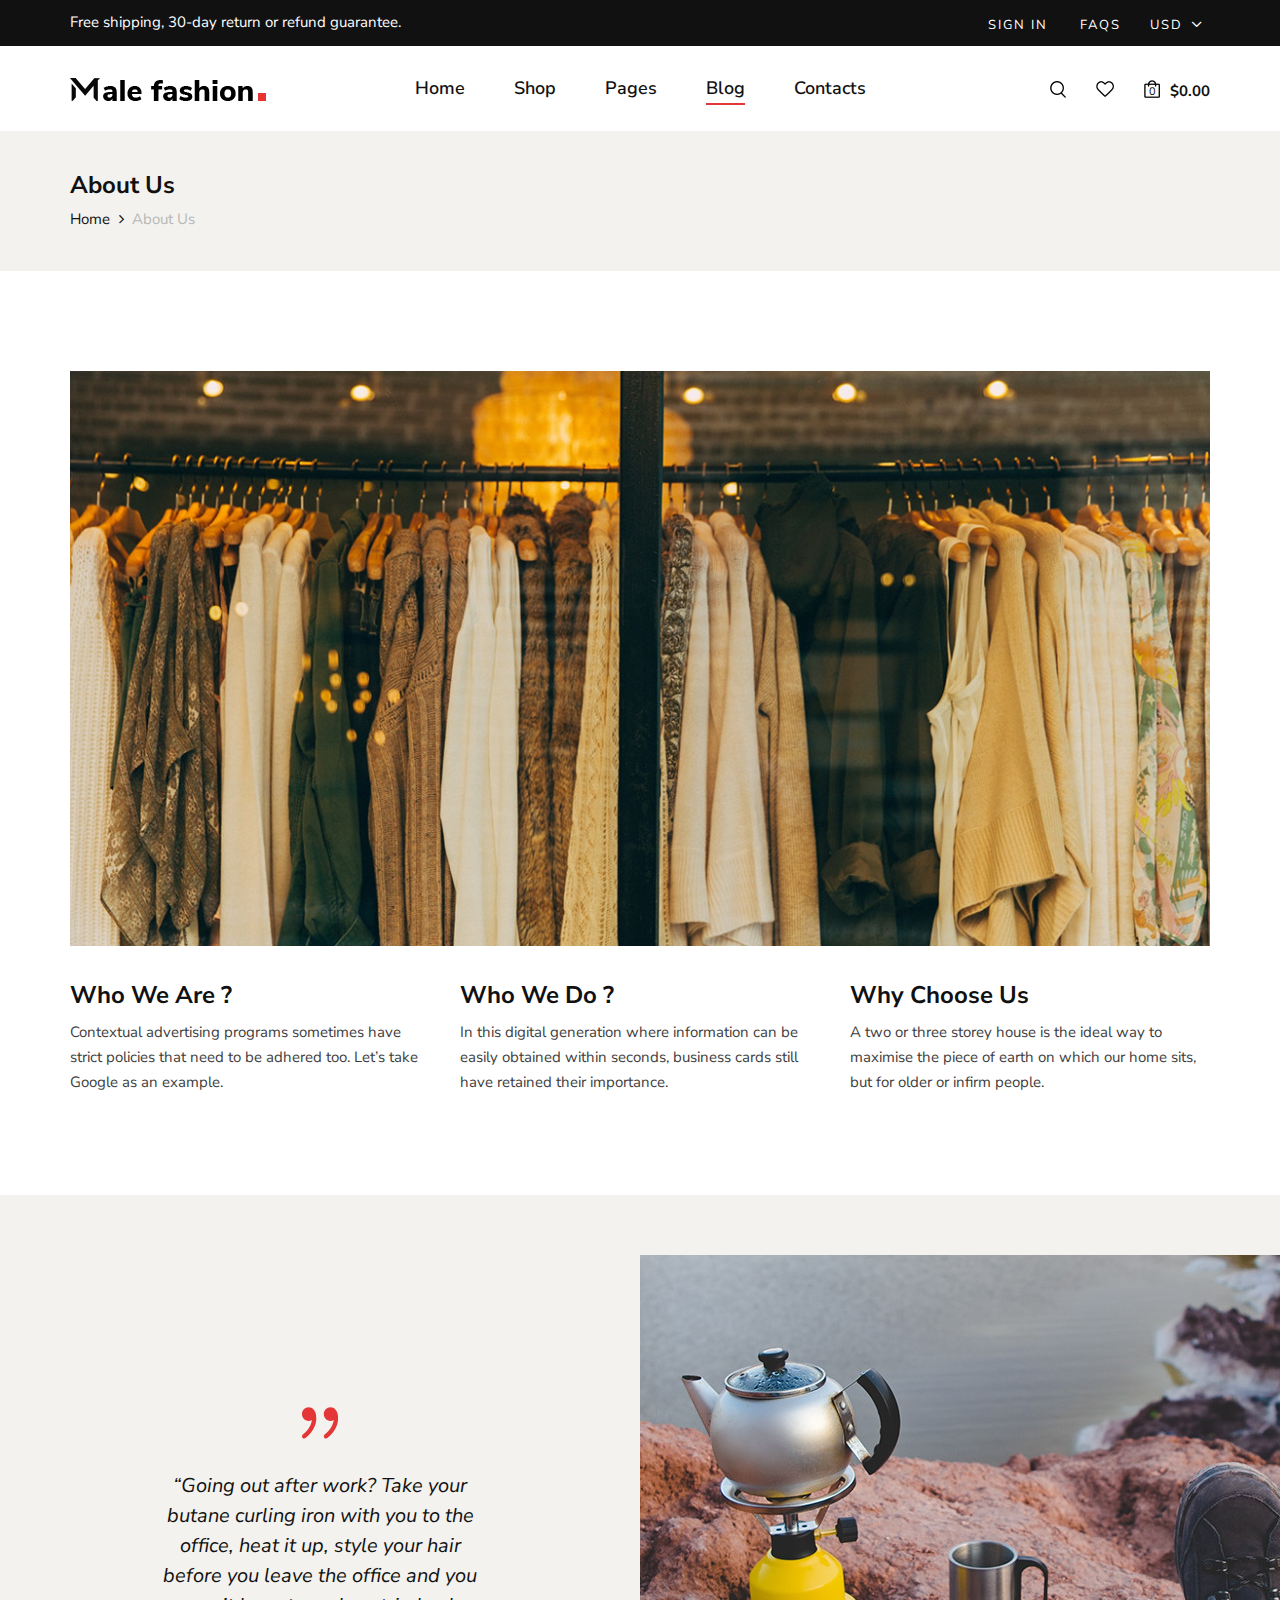
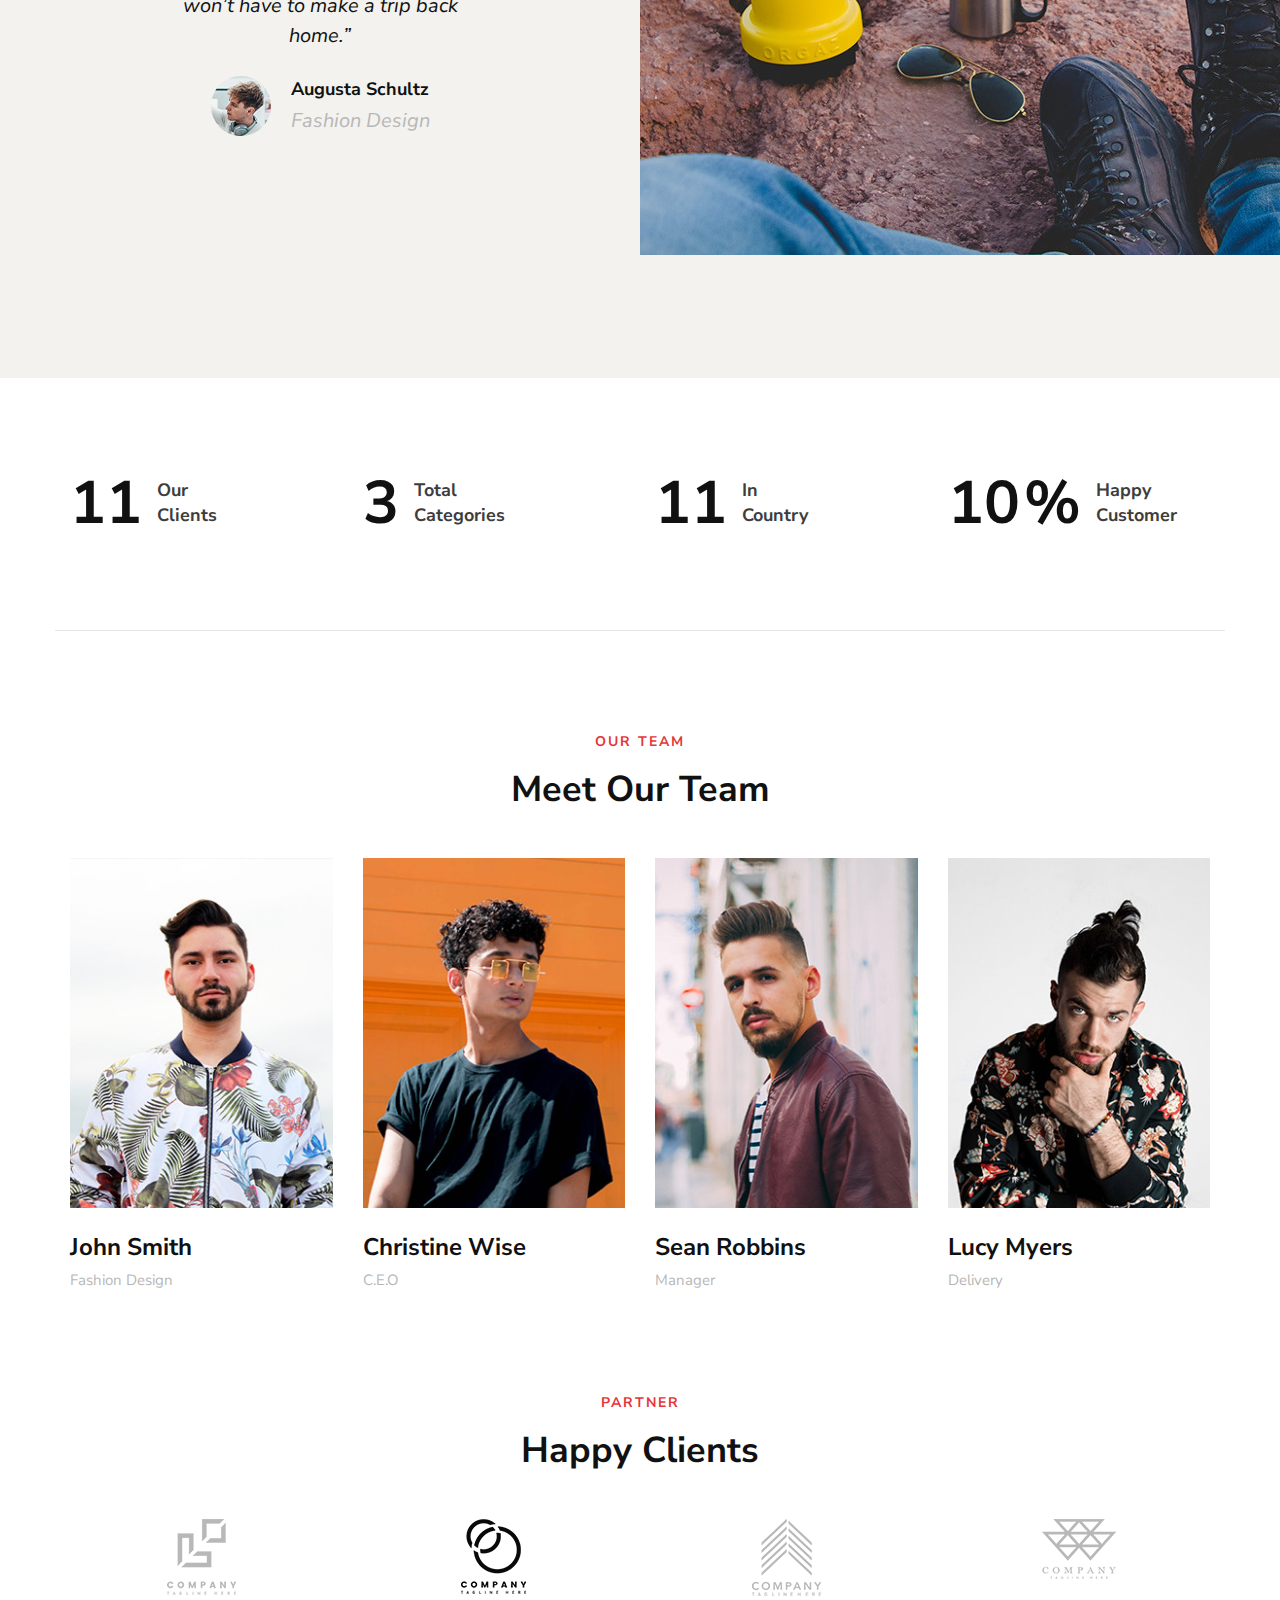
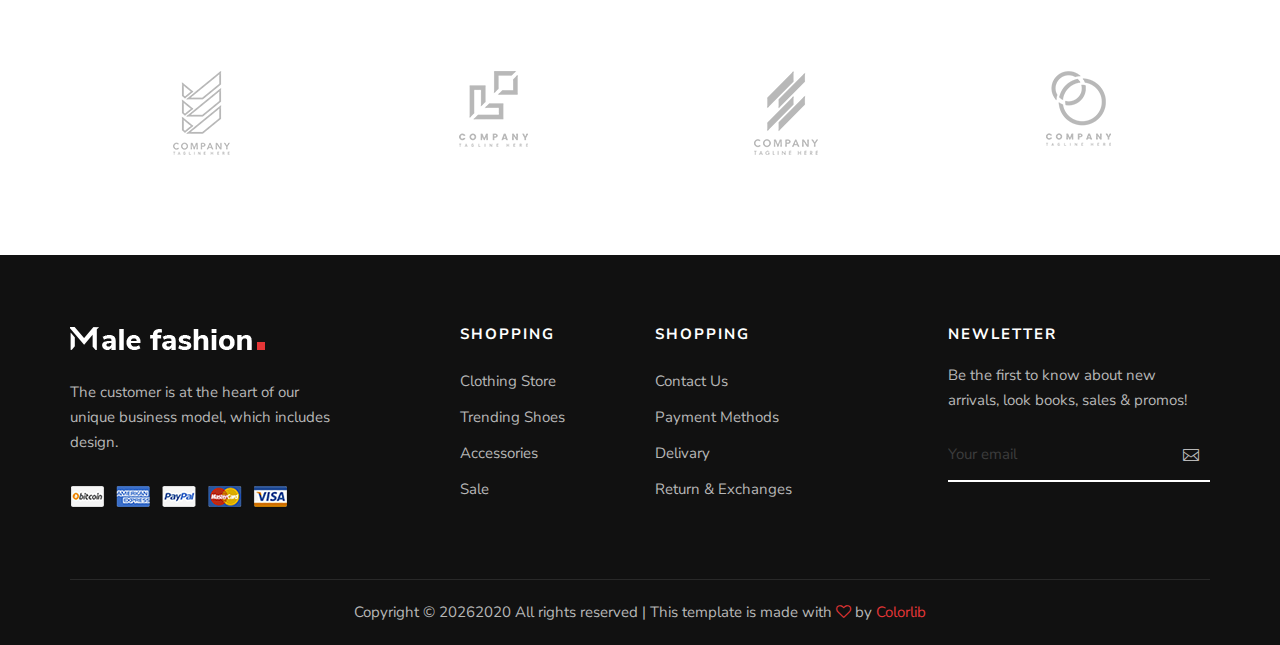
<file: about.html>
<!DOCTYPE html>
<html lang="zxx">

<head>
    <meta charset="UTF-8">
    <meta name="description" content="Male_Fashion Template">
    <meta name="keywords" content="Male_Fashion, unica, creative, html">
    <meta name="viewport" content="width=device-width, initial-scale=1.0">
    <meta http-equiv="X-UA-Compatible" content="ie=edge">
    <title>Male-Fashion | Template</title>

    <!-- Google Font -->
    <link href="https://fonts.googleapis.com/css2?family=Nunito+Sans:wght@300;400;600;700;800;900&display=swap"
    rel="stylesheet">

    <!-- Css Styles -->
    <link rel="stylesheet" href="css/bootstrap.min.css" type="text/css">
    <link rel="stylesheet" href="css/font-awesome.min.css" type="text/css">
    <link rel="stylesheet" href="css/elegant-icons.css" type="text/css">
    <link rel="stylesheet" href="css/magnific-popup.css" type="text/css">
    <link rel="stylesheet" href="css/nice-select.css" type="text/css">
    <link rel="stylesheet" href="css/owl.carousel.min.css" type="text/css">
    <link rel="stylesheet" href="css/slicknav.min.css" type="text/css">
    <link rel="stylesheet" href="css/style.css" type="text/css">
</head>

<body>
    <!-- Page Preloder -->
    <div id="preloder">
        <div class="loader"></div>
    </div>

    <!-- Offcanvas Menu Begin -->
    <div class="offcanvas-menu-overlay"></div>
    <div class="offcanvas-menu-wrapper">
        <div class="offcanvas__option">
            <div class="offcanvas__links">
                <a href="#">Sign in</a>
                <a href="#">FAQs</a>
            </div>
            <div class="offcanvas__top__hover">
                <span>Usd <i class="arrow_carrot-down"></i></span>
                <ul>
                    <li>USD</li>
                    <li>EUR</li>
                    <li>USD</li>
                </ul>
            </div>
        </div>
        <div class="offcanvas__nav__option">
            <a href="#" class="search-switch"><img src="img/icon/search.png" alt=""></a>
            <a href="#"><img src="img/icon/heart.png" alt=""></a>
            <a href="#"><img src="img/icon/cart.png" alt=""> <span>0</span></a>
            <div class="price">$0.00</div>
        </div>
        <div id="mobile-menu-wrap"></div>
        <div class="offcanvas__text">
            <p>Free shipping, 30-day return or refund guarantee.</p>
        </div>
    </div>
    <!-- Offcanvas Menu End -->

    <!-- Header Section Begin -->
    <header class="header">
        <div class="header__top">
            <div class="container">
                <div class="row">
                    <div class="col-lg-6 col-md-7">
                        <div class="header__top__left">
                            <p>Free shipping, 30-day return or refund guarantee.</p>
                        </div>
                    </div>
                    <div class="col-lg-6 col-md-5">
                        <div class="header__top__right">
                            <div class="header__top__links">
                                <a href="#">Sign in</a>
                                <a href="#">FAQs</a>
                            </div>
                            <div class="header__top__hover">
                                <span>Usd <i class="arrow_carrot-down"></i></span>
                                <ul>
                                    <li>USD</li>
                                    <li>EUR</li>
                                    <li>USD</li>
                                </ul>
                            </div>
                        </div>
                    </div>
                </div>
            </div>
        </div>
        <div class="container">
            <div class="row">
                <div class="col-lg-3 col-md-3">
                    <div class="header__logo">
                        <a href="./index.html"><img src="img/logo.png" alt=""></a>
                    </div>
                </div>
                <div class="col-lg-6 col-md-6">
                    <nav class="header__menu mobile-menu">
                        <ul>
                            <li><a href="./index.html">Home</a></li>
                            <li><a href="./shop.html">Shop</a></li>
                            <li><a href="#">Pages</a>
                                <ul class="dropdown">
                                    <li><a href="./about.html">About Us</a></li>
                                    <li><a href="./shop-details.html">Shop Details</a></li>
                                    <li><a href="./shopping-cart.html">Shopping Cart</a></li>
                                    <li><a href="./checkout.html">Check Out</a></li>
                                    <li><a href="./blog-details.html">Blog Details</a></li>
                                </ul>
                            </li>
                            <li class="active"><a href="./blog.html">Blog</a></li>
                            <li><a href="./contact.html">Contacts</a></li>
                        </ul>
                    </nav>
                </div>
                <div class="col-lg-3 col-md-3">
                    <div class="header__nav__option">
                        <a href="#" class="search-switch"><img src="img/icon/search.png" alt=""></a>
                        <a href="#"><img src="img/icon/heart.png" alt=""></a>
                        <a href="#"><img src="img/icon/cart.png" alt=""> <span>0</span></a>
                        <div class="price">$0.00</div>
                    </div>
                </div>
            </div>
            <div class="canvas__open"><i class="fa fa-bars"></i></div>
        </div>
    </header>
    <!-- Header Section End -->

    <!-- Breadcrumb Section Begin -->
    <section class="breadcrumb-option">
        <div class="container">
            <div class="row">
                <div class="col-lg-12">
                    <div class="breadcrumb__text">
                        <h4>About Us</h4>
                        <div class="breadcrumb__links">
                            <a href="./index.html">Home</a>
                            <span>About Us</span>
                        </div>
                    </div>
                </div>
            </div>
        </div>
    </section>
    <!-- Breadcrumb Section End -->

    <!-- About Section Begin -->
    <section class="about spad">
        <div class="container">
            <div class="row">
                <div class="col-lg-12">
                    <div class="about__pic">
                        <img src="img/about/about-us.jpg" alt="">
                    </div>
                </div>
            </div>
            <div class="row">
                <div class="col-lg-4 col-md-4 col-sm-6">
                    <div class="about__item">
                        <h4>Who We Are ?</h4>
                        <p>Contextual advertising programs sometimes have strict policies that need to be adhered too.
                        Let’s take Google as an example.</p>
                    </div>
                </div>
                <div class="col-lg-4 col-md-4 col-sm-6">
                    <div class="about__item">
                        <h4>Who We Do ?</h4>
                        <p>In this digital generation where information can be easily obtained within seconds, business
                        cards still have retained their importance.</p>
                    </div>
                </div>
                <div class="col-lg-4 col-md-4 col-sm-6">
                    <div class="about__item">
                        <h4>Why Choose Us</h4>
                        <p>A two or three storey house is the ideal way to maximise the piece of earth on which our home
                        sits, but for older or infirm people.</p>
                    </div>
                </div>
            </div>
        </div>
    </section>
    <!-- About Section End -->

    <!-- Testimonial Section Begin -->
    <section class="testimonial">
        <div class="container-fluid">
            <div class="row">
                <div class="col-lg-6 p-0">
                    <div class="testimonial__text">
                        <span class="icon_quotations"></span>
                        <p>“Going out after work? Take your butane curling iron with you to the office, heat it up,
                            style your hair before you leave the office and you won’t have to make a trip back home.”
                        </p>
                        <div class="testimonial__author">
                            <div class="testimonial__author__pic">
                                <img src="img/about/testimonial-author.jpg" alt="">
                            </div>
                            <div class="testimonial__author__text">
                                <h5>Augusta Schultz</h5>
                                <p>Fashion Design</p>
                            </div>
                        </div>
                    </div>
                </div>
                <div class="col-lg-6 p-0">
                    <div class="testimonial__pic set-bg" data-setbg="img/about/testimonial-pic.jpg"></div>
                </div>
            </div>
        </div>
    </section>
    <!-- Testimonial Section End -->

    <!-- Counter Section Begin -->
    <section class="counter spad">
        <div class="container">
            <div class="row">
                <div class="col-lg-3 col-md-6 col-sm-6">
                    <div class="counter__item">
                        <div class="counter__item__number">
                            <h2 class="cn_num">102</h2>
                        </div>
                        <span>Our <br />Clients</span>
                    </div>
                </div>
                <div class="col-lg-3 col-md-6 col-sm-6">
                    <div class="counter__item">
                        <div class="counter__item__number">
                            <h2 class="cn_num">30</h2>
                        </div>
                        <span>Total <br />Categories</span>
                    </div>
                </div>
                <div class="col-lg-3 col-md-6 col-sm-6">
                    <div class="counter__item">
                        <div class="counter__item__number">
                            <h2 class="cn_num">102</h2>
                        </div>
                        <span>In <br />Country</span>
                    </div>
                </div>
                <div class="col-lg-3 col-md-6 col-sm-6">
                    <div class="counter__item">
                        <div class="counter__item__number">
                            <h2 class="cn_num">98</h2>
                            <strong>%</strong>
                        </div>
                        <span>Happy <br />Customer</span>
                    </div>
                </div>
            </div>
        </div>
    </section>
    <!-- Counter Section End -->

    <!-- Team Section Begin -->
    <section class="team spad">
        <div class="container">
            <div class="row">
                <div class="col-lg-12">
                    <div class="section-title">
                        <span>Our Team</span>
                        <h2>Meet Our Team</h2>
                    </div>
                </div>
            </div>
            <div class="row">
                <div class="col-lg-3 col-md-6 col-sm-6">
                    <div class="team__item">
                        <img src="img/about/team-1.jpg" alt="">
                        <h4>John Smith</h4>
                        <span>Fashion Design</span>
                    </div>
                </div>
                <div class="col-lg-3 col-md-6 col-sm-6">
                    <div class="team__item">
                        <img src="img/about/team-2.jpg" alt="">
                        <h4>Christine Wise</h4>
                        <span>C.E.O</span>
                    </div>
                </div>
                <div class="col-lg-3 col-md-6 col-sm-6">
                    <div class="team__item">
                        <img src="img/about/team-3.jpg" alt="">
                        <h4>Sean Robbins</h4>
                        <span>Manager</span>
                    </div>
                </div>
                <div class="col-lg-3 col-md-6 col-sm-6">
                    <div class="team__item">
                        <img src="img/about/team-4.jpg" alt="">
                        <h4>Lucy Myers</h4>
                        <span>Delivery</span>
                    </div>
                </div>
            </div>
        </div>
    </section>
    <!-- Team Section End -->

    <!-- Client Section Begin -->
    <section class="clients spad">
        <div class="container">
            <div class="row">
                <div class="col-lg-12">
                    <div class="section-title">
                        <span>Partner</span>
                        <h2>Happy Clients</h2>
                    </div>
                </div>
            </div>
            <div class="row">
                <div class="col-lg-3 col-md-4 col-sm-4 col-6">
                    <a href="#" class="client__item"><img src="img/clients/client-1.png" alt=""></a>
                </div>
                <div class="col-lg-3 col-md-4 col-sm-4 col-6">
                    <a href="#" class="client__item"><img src="img/clients/client-2.png" alt=""></a>
                </div>
                <div class="col-lg-3 col-md-4 col-sm-4 col-6">
                    <a href="#" class="client__item"><img src="img/clients/client-3.png" alt=""></a>
                </div>
                <div class="col-lg-3 col-md-4 col-sm-4 col-6">
                    <a href="#" class="client__item"><img src="img/clients/client-4.png" alt=""></a>
                </div>
                <div class="col-lg-3 col-md-4 col-sm-4 col-6">
                    <a href="#" class="client__item"><img src="img/clients/client-5.png" alt=""></a>
                </div>
                <div class="col-lg-3 col-md-4 col-sm-4 col-6">
                    <a href="#" class="client__item"><img src="img/clients/client-6.png" alt=""></a>
                </div>
                <div class="col-lg-3 col-md-4 col-sm-4 col-6">
                    <a href="#" class="client__item"><img src="img/clients/client-7.png" alt=""></a>
                </div>
                <div class="col-lg-3 col-md-4 col-sm-4 col-6">
                    <a href="#" class="client__item"><img src="img/clients/client-8.png" alt=""></a>
                </div>
            </div>
        </div>
    </section>
    <!-- Client Section End -->

    <!-- Footer Section Begin -->
    <footer class="footer">
        <div class="container">
            <div class="row">
                <div class="col-lg-3 col-md-6 col-sm-6">
                    <div class="footer__about">
                        <div class="footer__logo">
                            <a href="#"><img src="img/footer-logo.png" alt=""></a>
                        </div>
                        <p>The customer is at the heart of our unique business model, which includes design.</p>
                        <a href="#"><img src="img/payment.png" alt=""></a>
                    </div>
                </div>
                <div class="col-lg-2 offset-lg-1 col-md-3 col-sm-6">
                    <div class="footer__widget">
                        <h6>Shopping</h6>
                        <ul>
                            <li><a href="#">Clothing Store</a></li>
                            <li><a href="#">Trending Shoes</a></li>
                            <li><a href="#">Accessories</a></li>
                            <li><a href="#">Sale</a></li>
                        </ul>
                    </div>
                </div>
                <div class="col-lg-2 col-md-3 col-sm-6">
                    <div class="footer__widget">
                        <h6>Shopping</h6>
                        <ul>
                            <li><a href="#">Contact Us</a></li>
                            <li><a href="#">Payment Methods</a></li>
                            <li><a href="#">Delivary</a></li>
                            <li><a href="#">Return & Exchanges</a></li>
                        </ul>
                    </div>
                </div>
                <div class="col-lg-3 offset-lg-1 col-md-6 col-sm-6">
                    <div class="footer__widget">
                        <h6>NewLetter</h6>
                        <div class="footer__newslatter">
                            <p>Be the first to know about new arrivals, look books, sales & promos!</p>
                            <form action="#">
                                <input type="text" placeholder="Your email">
                                <button type="submit"><span class="icon_mail_alt"></span></button>
                            </form>
                        </div>
                    </div>
                </div>
            </div>
            <div class="row">
                <div class="col-lg-12 text-center">
                    <div class="footer__copyright__text">
                        <!-- Link back to Colorlib can't be removed. Template is licensed under CC BY 3.0. -->
                        <p>Copyright ©
                            <script>
                                document.write(new Date().getFullYear());
                            </script>2020
                            All rights reserved | This template is made with <i class="fa fa-heart-o"
                            aria-hidden="true"></i> by <a href="https://colorlib.com" target="_blank">Colorlib</a>
                        </p>
                        <!-- Link back to Colorlib can't be removed. Template is licensed under CC BY 3.0. -->
                    </div>
                </div>
            </div>
        </div>
    </footer>
    <!-- Footer Section End -->

    <!-- Search Begin -->
    <div class="search-model">
        <div class="h-100 d-flex align-items-center justify-content-center">
            <div class="search-close-switch">+</div>
            <form class="search-model-form">
                <input type="text" id="search-input" placeholder="Search here.....">
            </form>
        </div>
    </div>
    <!-- Search End -->

    <!-- Js Plugins -->
    <script src="js/jquery-3.3.1.min.js"></script>
    <script src="js/bootstrap.min.js"></script>
    <script src="js/jquery.nice-select.min.js"></script>
    <script src="js/jquery.nicescroll.min.js"></script>
    <script src="js/jquery.magnific-popup.min.js"></script>
    <script src="js/jquery.countdown.min.js"></script>
    <script src="js/jquery.slicknav.js"></script>
    <script src="js/mixitup.min.js"></script>
    <script src="js/owl.carousel.min.js"></script>
    <script src="js/main.js"></script>
</body>

</html>
</file>
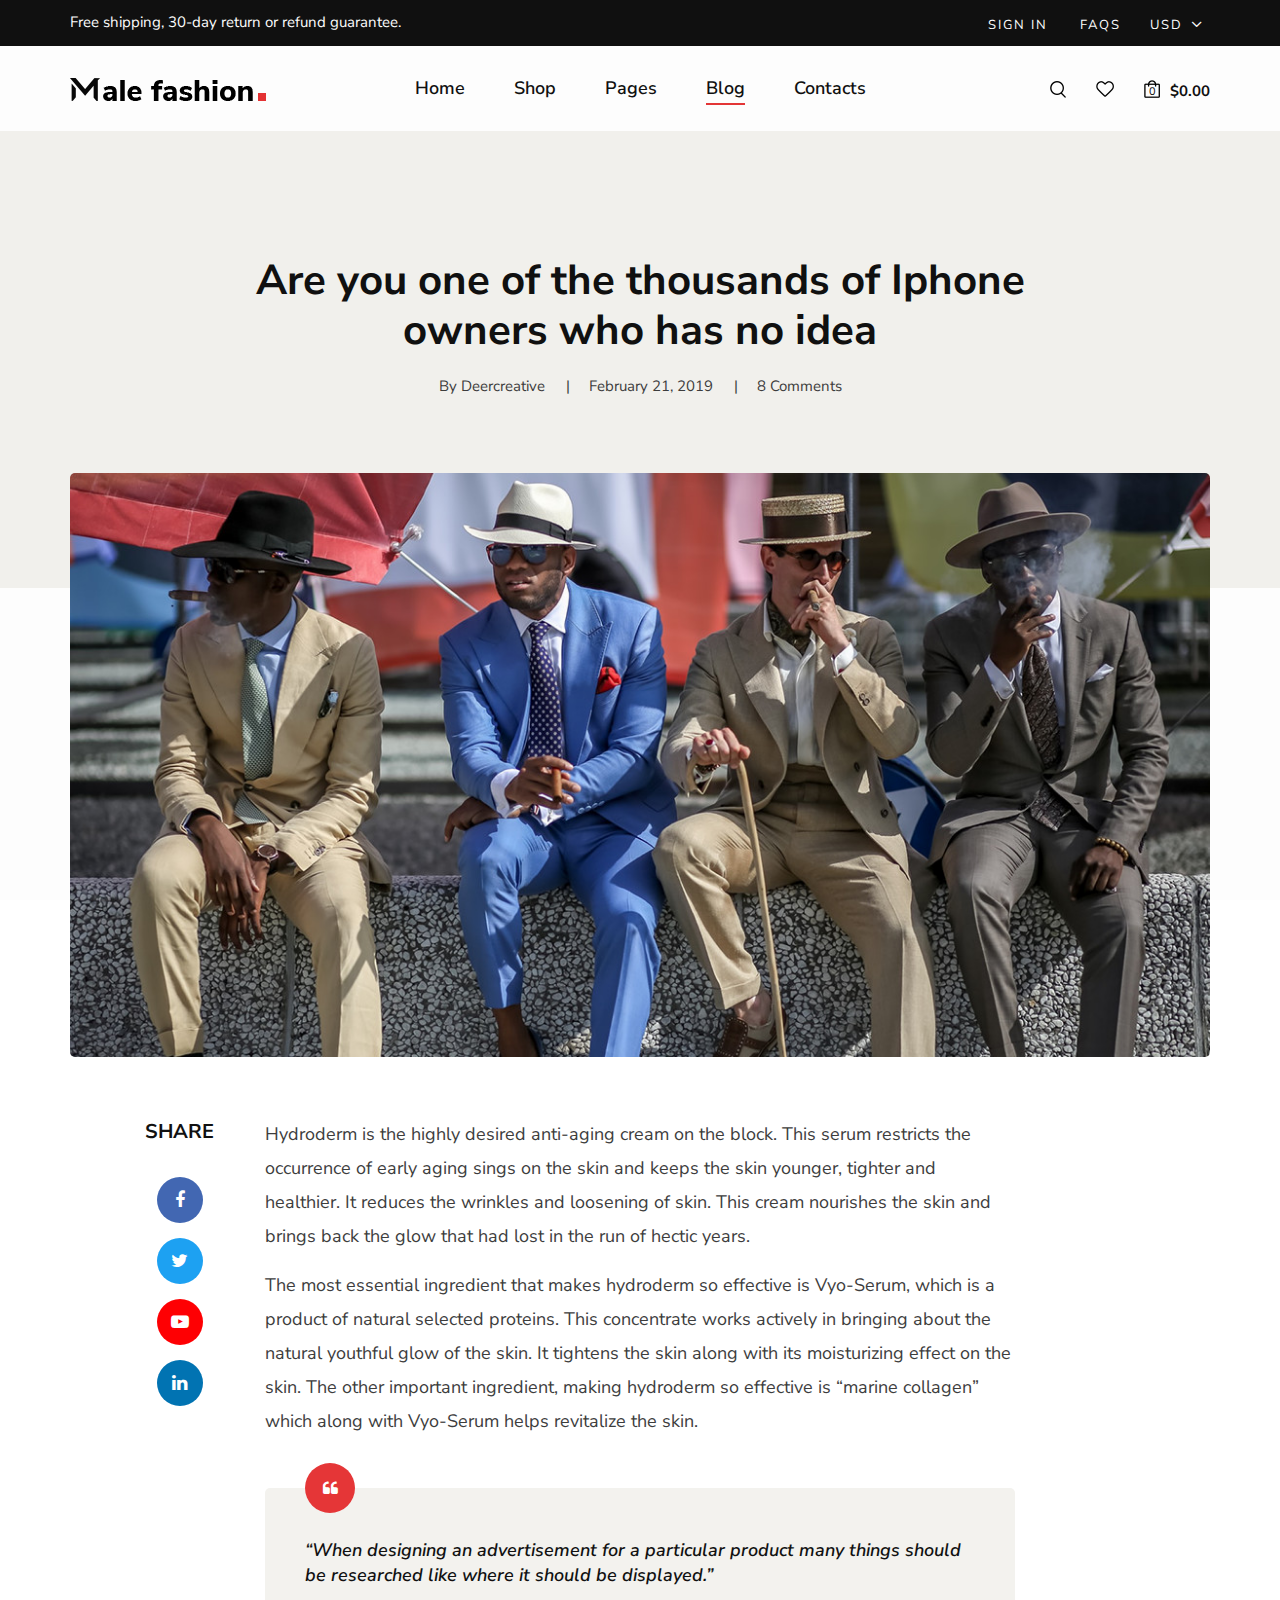
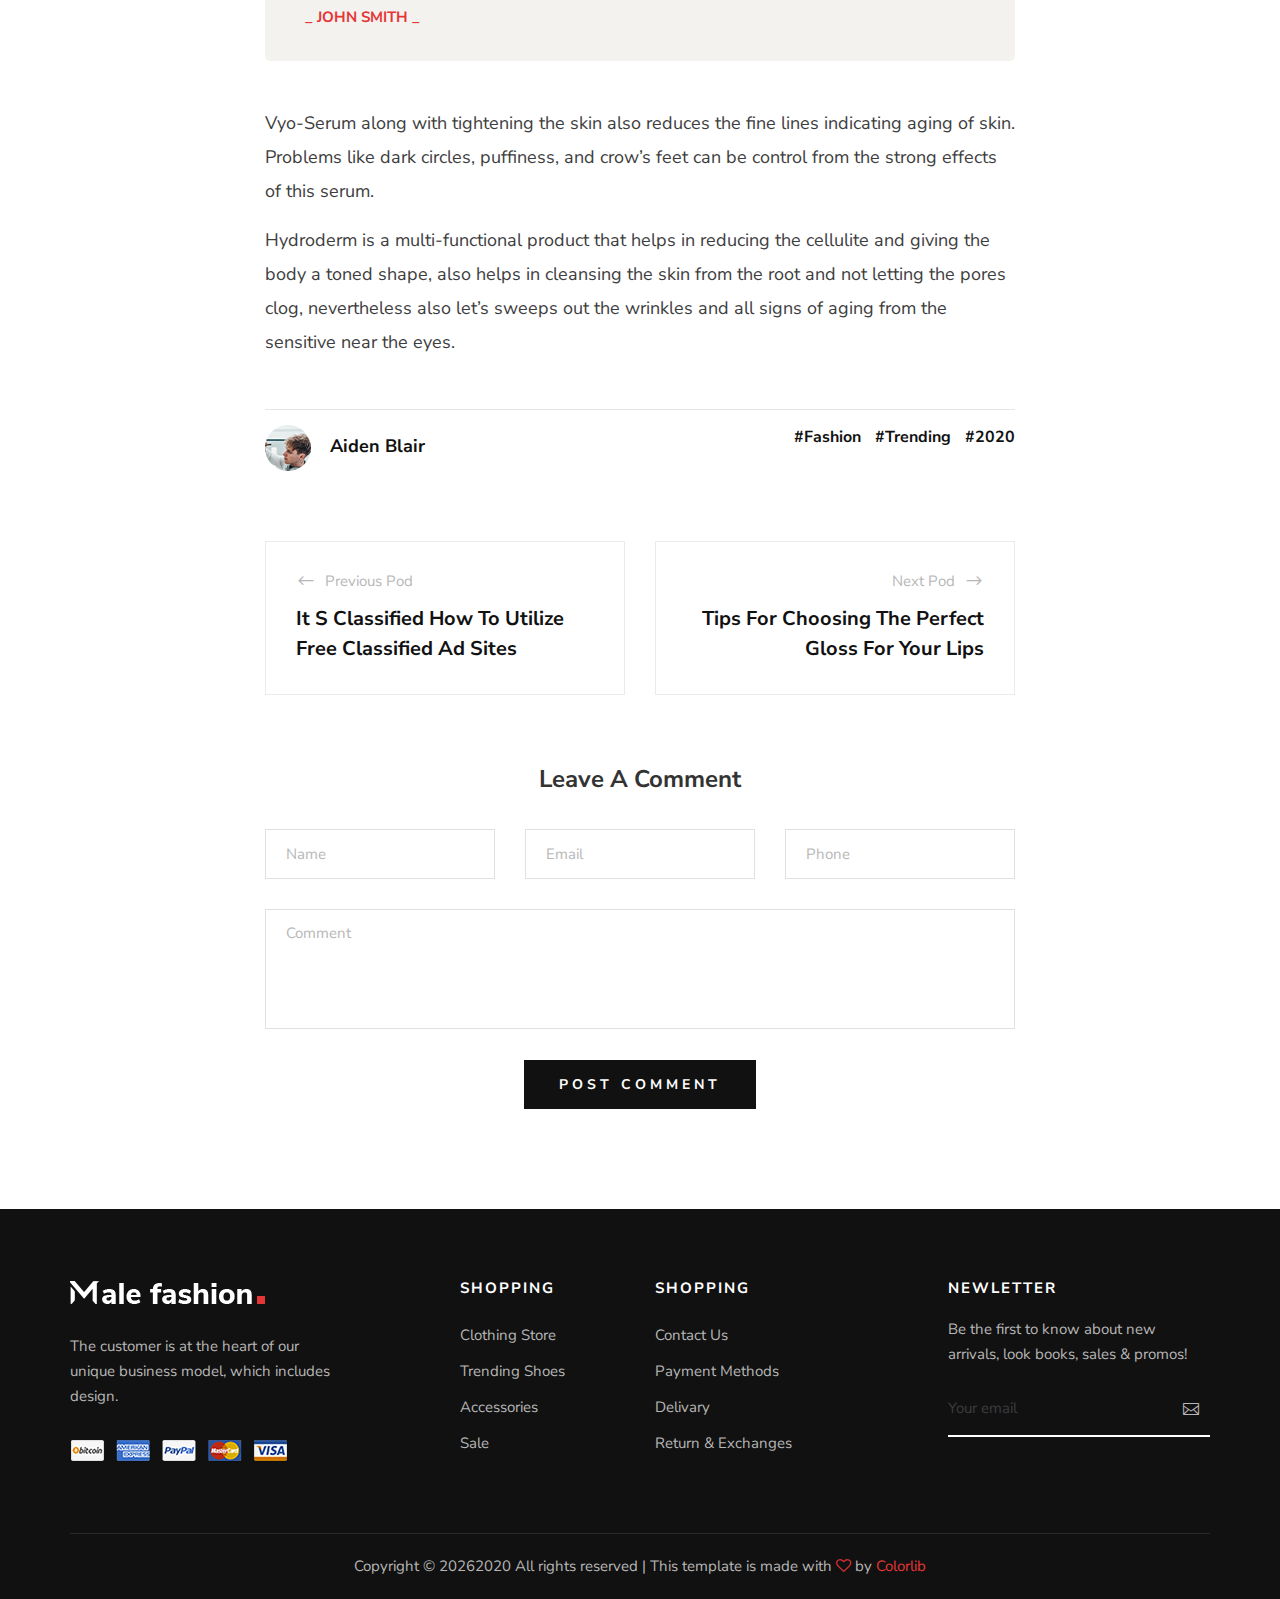
<file: blog-details.html>
<!DOCTYPE html>
<html lang="zxx">

<head>
    <meta charset="UTF-8">
    <meta name="description" content="Male_Fashion Template">
    <meta name="keywords" content="Male_Fashion, unica, creative, html">
    <meta name="viewport" content="width=device-width, initial-scale=1.0">
    <meta http-equiv="X-UA-Compatible" content="ie=edge">
    <title>Male-Fashion | Template</title>

    <!-- Google Font -->
    <link href="https://fonts.googleapis.com/css2?family=Nunito+Sans:wght@300;400;600;700;800;900&display=swap"
        rel="stylesheet">

    <!-- Css Styles -->
    <link rel="stylesheet" href="css/bootstrap.min.css" type="text/css">
    <link rel="stylesheet" href="css/font-awesome.min.css" type="text/css">
    <link rel="stylesheet" href="css/elegant-icons.css" type="text/css">
    <link rel="stylesheet" href="css/magnific-popup.css" type="text/css">
    <link rel="stylesheet" href="css/nice-select.css" type="text/css">
    <link rel="stylesheet" href="css/owl.carousel.min.css" type="text/css">
    <link rel="stylesheet" href="css/slicknav.min.css" type="text/css">
    <link rel="stylesheet" href="css/style.css" type="text/css">
</head>

<body>
    <!-- Page Preloder -->
    <div id="preloder">
        <div class="loader"></div>
    </div>

    <!-- Offcanvas Menu Begin -->
    <div class="offcanvas-menu-overlay"></div>
    <div class="offcanvas-menu-wrapper">
        <div class="offcanvas__option">
            <div class="offcanvas__links">
                <a href="#">Sign in</a>
                <a href="#">FAQs</a>
            </div>
            <div class="offcanvas__top__hover">
                <span>Usd <i class="arrow_carrot-down"></i></span>
                <ul>
                    <li>USD</li>
                    <li>EUR</li>
                    <li>USD</li>
                </ul>
            </div>
        </div>
        <div class="offcanvas__nav__option">
            <a href="#" class="search-switch"><img src="img/icon/search.png" alt=""></a>
            <a href="#"><img src="img/icon/heart.png" alt=""></a>
            <a href="#"><img src="img/icon/cart.png" alt=""> <span>0</span></a>
            <div class="price">$0.00</div>
        </div>
        <div id="mobile-menu-wrap"></div>
        <div class="offcanvas__text">
            <p>Free shipping, 30-day return or refund guarantee.</p>
        </div>
    </div>
    <!-- Offcanvas Menu End -->

    <!-- Header Section Begin -->
    <header class="header">
        <div class="header__top">
            <div class="container">
                <div class="row">
                    <div class="col-lg-6 col-md-7">
                        <div class="header__top__left">
                            <p>Free shipping, 30-day return or refund guarantee.</p>
                        </div>
                    </div>
                    <div class="col-lg-6 col-md-5">
                        <div class="header__top__right">
                            <div class="header__top__links">
                                <a href="#">Sign in</a>
                                <a href="#">FAQs</a>
                            </div>
                            <div class="header__top__hover">
                                <span>Usd <i class="arrow_carrot-down"></i></span>
                                <ul>
                                    <li>USD</li>
                                    <li>EUR</li>
                                    <li>USD</li>
                                </ul>
                            </div>
                        </div>
                    </div>
                </div>
            </div>
        </div>
        <div class="container">
            <div class="row">
                <div class="col-lg-3 col-md-3">
                    <div class="header__logo">
                        <a href="./index.html"><img src="img/logo.png" alt=""></a>
                    </div>
                </div>
                <div class="col-lg-6 col-md-6">
                    <nav class="header__menu mobile-menu">
                        <ul>
                            <li><a href="./index.html">Home</a></li>
                            <li><a href="./shop.html">Shop</a></li>
                            <li><a href="#">Pages</a>
                                <ul class="dropdown">
                                    <li><a href="./about.html">About Us</a></li>
                                    <li><a href="./shop-details.html">Shop Details</a></li>
                                    <li><a href="./shopping-cart.html">Shopping Cart</a></li>
                                    <li><a href="./checkout.html">Check Out</a></li>
                                    <li><a href="./blog-details.html">Blog Details</a></li>
                                </ul>
                            </li>
                            <li class="active"><a href="./blog.html">Blog</a></li>
                            <li><a href="./contact.html">Contacts</a></li>
                        </ul>
                    </nav>
                </div>
                <div class="col-lg-3 col-md-3">
                    <div class="header__nav__option">
                        <a href="#" class="search-switch"><img src="img/icon/search.png" alt=""></a>
                        <a href="#"><img src="img/icon/heart.png" alt=""></a>
                        <a href="#"><img src="img/icon/cart.png" alt=""> <span>0</span></a>
                        <div class="price">$0.00</div>
                    </div>
                </div>
            </div>
            <div class="canvas__open"><i class="fa fa-bars"></i></div>
        </div>
    </header>
    <!-- Header Section End -->

    <!-- Blog Details Hero Begin -->
    <section class="blog-hero spad">
        <div class="container">
            <div class="row d-flex justify-content-center">
                <div class="col-lg-9 text-center">
                    <div class="blog__hero__text">
                        <h2>Are you one of the thousands of Iphone owners who has no idea</h2>
                        <ul>
                            <li>By Deercreative</li>
                            <li>February 21, 2019</li>
                            <li>8 Comments</li>
                        </ul>
                    </div>
                </div>
            </div>
        </div>
    </section>
    <!-- Blog Details Hero End -->

    <!-- Blog Details Section Begin -->
    <section class="blog-details spad">
        <div class="container">
            <div class="row d-flex justify-content-center">
                <div class="col-lg-12">
                    <div class="blog__details__pic">
                        <img src="img/blog/details/blog-details.jpg" alt="">
                    </div>
                </div>
                <div class="col-lg-8">
                    <div class="blog__details__content">
                        <div class="blog__details__share">
                            <span>share</span>
                            <ul>
                                <li><a href="#"><i class="fa fa-facebook"></i></a></li>
                                <li><a href="#" class="twitter"><i class="fa fa-twitter"></i></a></li>
                                <li><a href="#" class="youtube"><i class="fa fa-youtube-play"></i></a></li>
                                <li><a href="#" class="linkedin"><i class="fa fa-linkedin"></i></a></li>
                            </ul>
                        </div>
                        <div class="blog__details__text">
                            <p>Hydroderm is the highly desired anti-aging cream on the block. This serum restricts the
                                occurrence of early aging sings on the skin and keeps the skin younger, tighter and
                                healthier. It reduces the wrinkles and loosening of skin. This cream nourishes the skin
                                and brings back the glow that had lost in the run of hectic years.</p>
                            <p>The most essential ingredient that makes hydroderm so effective is Vyo-Serum, which is a
                                product of natural selected proteins. This concentrate works actively in bringing about
                                the natural youthful glow of the skin. It tightens the skin along with its moisturizing
                                effect on the skin. The other important ingredient, making hydroderm so effective is
                                “marine collagen” which along with Vyo-Serum helps revitalize the skin.</p>
                        </div>
                        <div class="blog__details__quote">
                            <i class="fa fa-quote-left"></i>
                            <p>“When designing an advertisement for a particular product many things should be
                                researched like where it should be displayed.”</p>
                            <h6>_ John Smith _</h6>
                        </div>
                        <div class="blog__details__text">
                            <p>Vyo-Serum along with tightening the skin also reduces the fine lines indicating aging of
                                skin. Problems like dark circles, puffiness, and crow’s feet can be control from the
                                strong effects of this serum.</p>
                            <p>Hydroderm is a multi-functional product that helps in reducing the cellulite and giving
                                the body a toned shape, also helps in cleansing the skin from the root and not letting
                                the pores clog, nevertheless also let’s sweeps out the wrinkles and all signs of aging
                                from the sensitive near the eyes.</p>
                        </div>
                        <div class="blog__details__option">
                            <div class="row">
                                <div class="col-lg-6 col-md-6 col-sm-6">
                                    <div class="blog__details__author">
                                        <div class="blog__details__author__pic">
                                            <img src="img/blog/details/blog-author.jpg" alt="">
                                        </div>
                                        <div class="blog__details__author__text">
                                            <h5>Aiden Blair</h5>
                                        </div>
                                    </div>
                                </div>
                                <div class="col-lg-6 col-md-6 col-sm-6">
                                    <div class="blog__details__tags">
                                        <a href="#">#Fashion</a>
                                        <a href="#">#Trending</a>
                                        <a href="#">#2020</a>
                                    </div>
                                </div>
                            </div>
                        </div>
                        <div class="blog__details__btns">
                            <div class="row">
                                <div class="col-lg-6 col-md-6 col-sm-6">
                                    <a href="" class="blog__details__btns__item">
                                        <p><span class="arrow_left"></span> Previous Pod</p>
                                        <h5>It S Classified How To Utilize Free Classified Ad Sites</h5>
                                    </a>
                                </div>
                                <div class="col-lg-6 col-md-6 col-sm-6">
                                    <a href="" class="blog__details__btns__item blog__details__btns__item--next">
                                        <p>Next Pod <span class="arrow_right"></span></p>
                                        <h5>Tips For Choosing The Perfect Gloss For Your Lips</h5>
                                    </a>
                                </div>
                            </div>
                        </div>
                        <div class="blog__details__comment">
                            <h4>Leave A Comment</h4>
                            <form action="#">
                                <div class="row">
                                    <div class="col-lg-4 col-md-4">
                                        <input type="text" placeholder="Name">
                                    </div>
                                    <div class="col-lg-4 col-md-4">
                                        <input type="text" placeholder="Email">
                                    </div>
                                    <div class="col-lg-4 col-md-4">
                                        <input type="text" placeholder="Phone">
                                    </div>
                                    <div class="col-lg-12 text-center">
                                        <textarea placeholder="Comment"></textarea>
                                        <button type="submit" class="site-btn">Post Comment</button>
                                    </div>
                                </div>
                            </form>
                        </div>
                    </div>
                </div>
            </div>
        </div>
    </section>
    <!-- Blog Details Section End -->

    <!-- Footer Section Begin -->
    <footer class="footer">
        <div class="container">
            <div class="row">
                <div class="col-lg-3 col-md-6 col-sm-6">
                    <div class="footer__about">
                        <div class="footer__logo">
                            <a href="#"><img src="img/footer-logo.png" alt=""></a>
                        </div>
                        <p>The customer is at the heart of our unique business model, which includes design.</p>
                        <a href="#"><img src="img/payment.png" alt=""></a>
                    </div>
                </div>
                <div class="col-lg-2 offset-lg-1 col-md-3 col-sm-6">
                    <div class="footer__widget">
                        <h6>Shopping</h6>
                        <ul>
                            <li><a href="#">Clothing Store</a></li>
                            <li><a href="#">Trending Shoes</a></li>
                            <li><a href="#">Accessories</a></li>
                            <li><a href="#">Sale</a></li>
                        </ul>
                    </div>
                </div>
                <div class="col-lg-2 col-md-3 col-sm-6">
                    <div class="footer__widget">
                        <h6>Shopping</h6>
                        <ul>
                            <li><a href="#">Contact Us</a></li>
                            <li><a href="#">Payment Methods</a></li>
                            <li><a href="#">Delivary</a></li>
                            <li><a href="#">Return & Exchanges</a></li>
                        </ul>
                    </div>
                </div>
                <div class="col-lg-3 offset-lg-1 col-md-6 col-sm-6">
                    <div class="footer__widget">
                        <h6>NewLetter</h6>
                        <div class="footer__newslatter">
                            <p>Be the first to know about new arrivals, look books, sales & promos!</p>
                            <form action="#">
                                <input type="text" placeholder="Your email">
                                <button type="submit"><span class="icon_mail_alt"></span></button>
                            </form>
                        </div>
                    </div>
                </div>
            </div>
            <div class="row">
                <div class="col-lg-12 text-center">
                    <div class="footer__copyright__text">
                        <!-- Link back to Colorlib can't be removed. Template is licensed under CC BY 3.0. -->
                        <p>Copyright ©
                            <script>
                                document.write(new Date().getFullYear());
                            </script>2020
                            All rights reserved | This template is made with <i class="fa fa-heart-o"
                                aria-hidden="true"></i> by <a href="https://colorlib.com" target="_blank">Colorlib</a>
                        </p>
                        <!-- Link back to Colorlib can't be removed. Template is licensed under CC BY 3.0. -->
                    </div>
                </div>
            </div>
        </div>
    </footer>
    <!-- Footer Section End -->

    <!-- Search Begin -->
    <div class="search-model">
        <div class="h-100 d-flex align-items-center justify-content-center">
            <div class="search-close-switch">+</div>
            <form class="search-model-form">
                <input type="text" id="search-input" placeholder="Search here.....">
            </form>
        </div>
    </div>
    <!-- Search End -->

    <!-- Js Plugins -->
    <script src="js/jquery-3.3.1.min.js"></script>
    <script src="js/bootstrap.min.js"></script>
    <script src="js/jquery.nice-select.min.js"></script>
    <script src="js/jquery.nicescroll.min.js"></script>
    <script src="js/jquery.magnific-popup.min.js"></script>
    <script src="js/jquery.countdown.min.js"></script>
    <script src="js/jquery.slicknav.js"></script>
    <script src="js/mixitup.min.js"></script>
    <script src="js/owl.carousel.min.js"></script>
    <script src="js/main.js"></script>
</body>

</html>
</file>
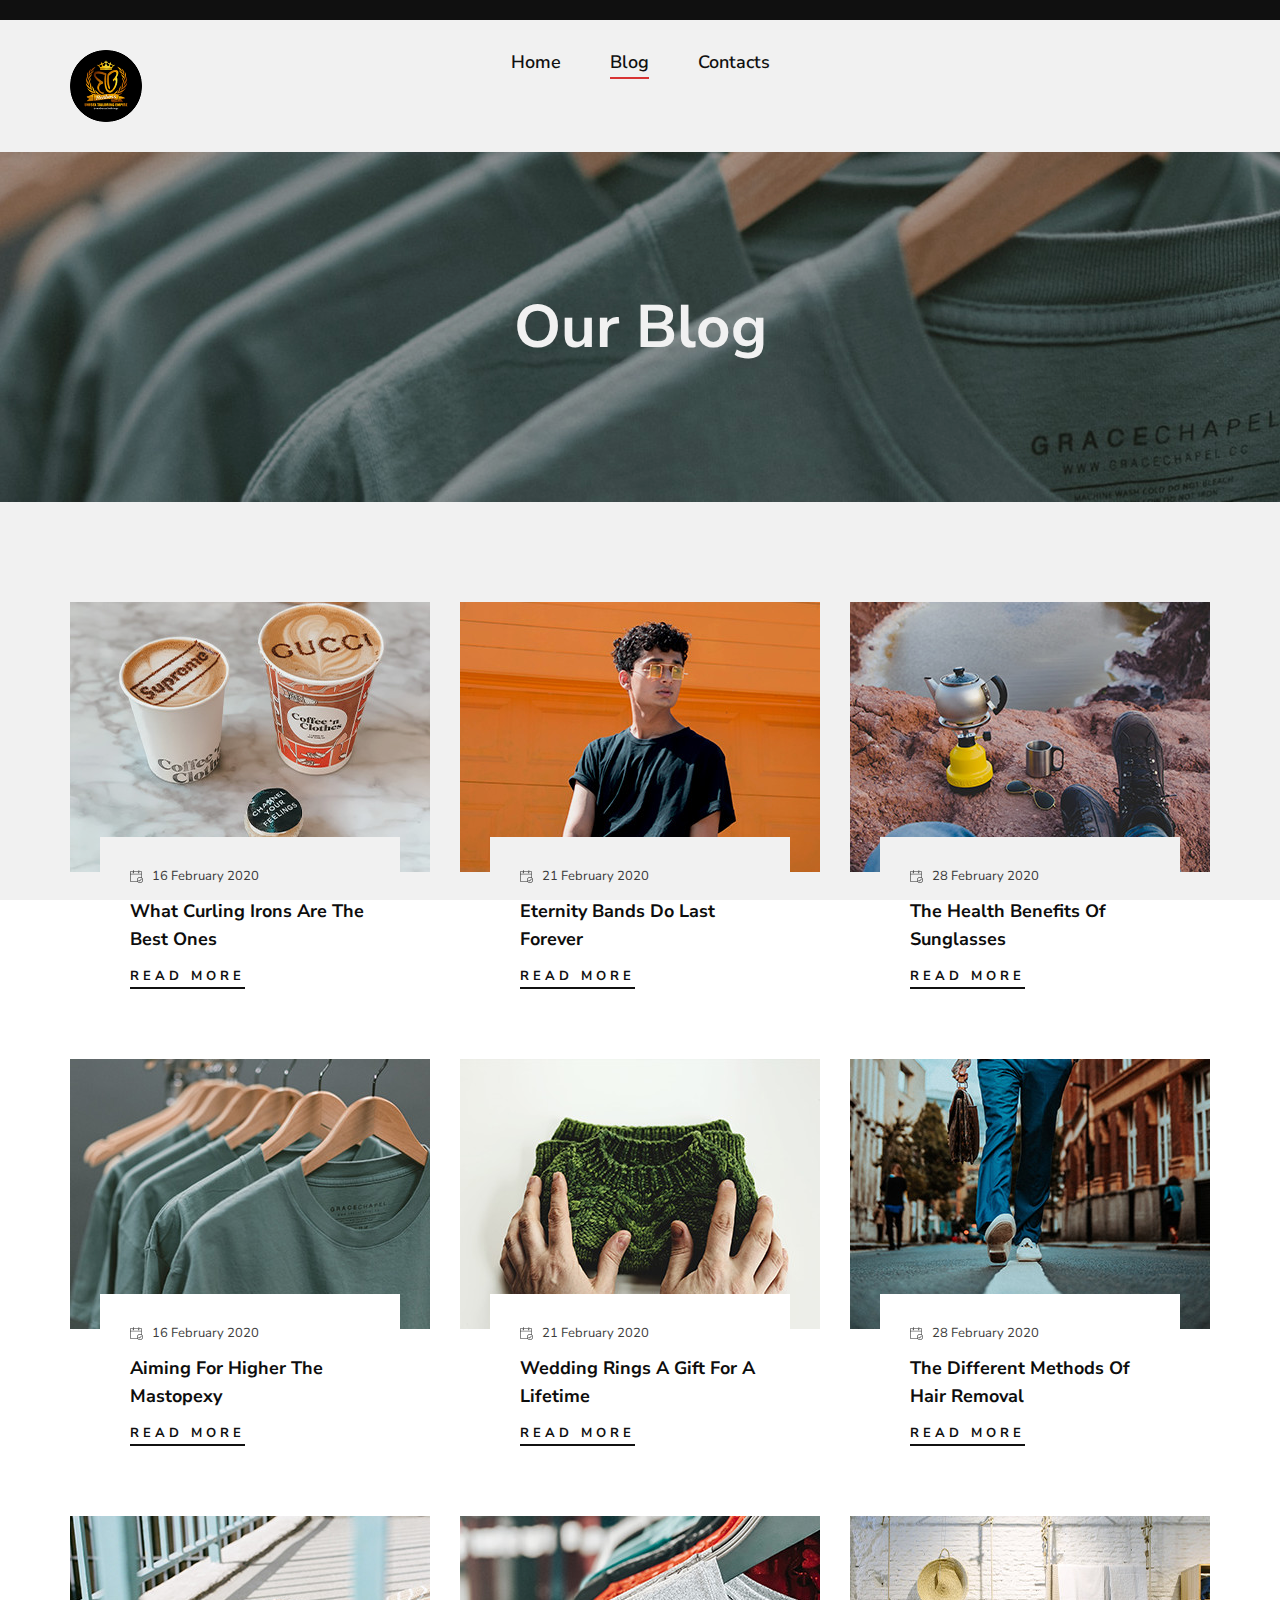
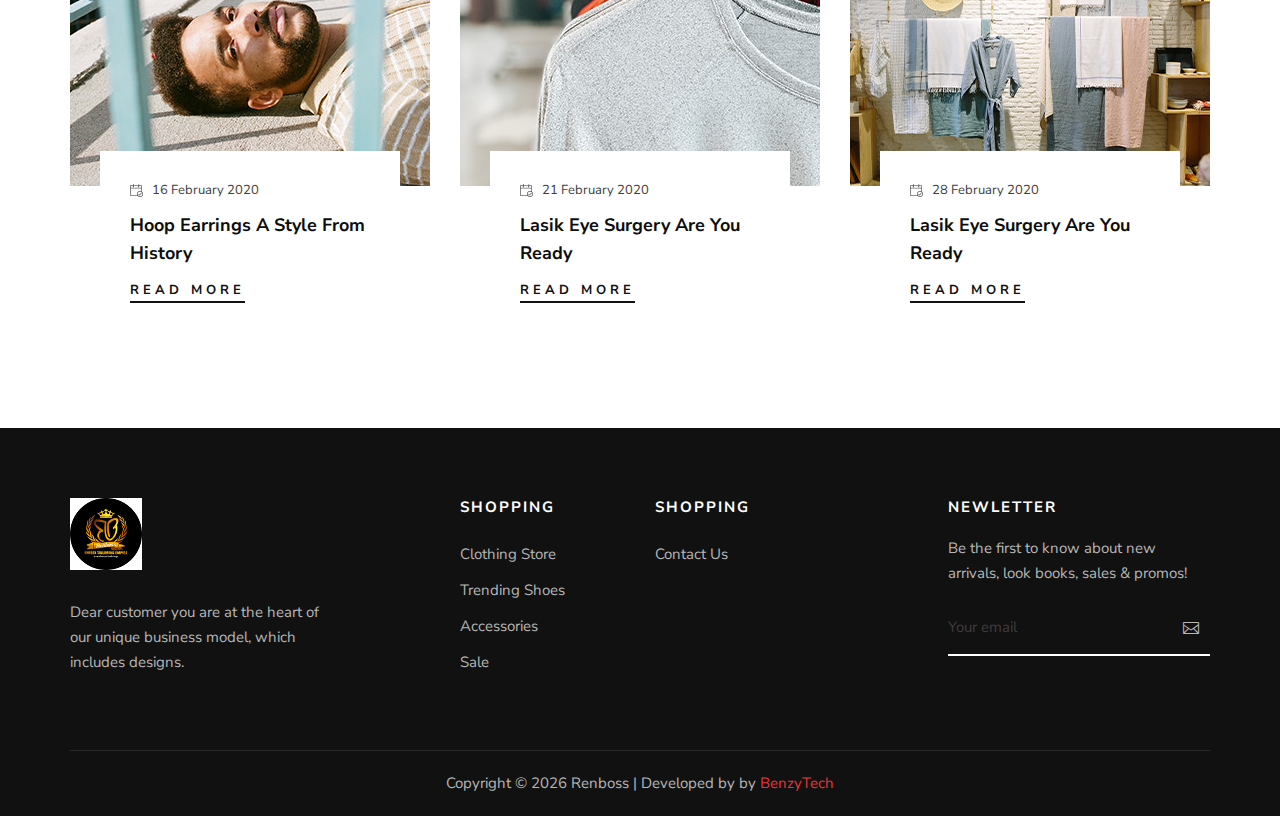
<file: blog.html>
<!DOCTYPE html>
<html lang="zxx">

<head>
    <meta charset="UTF-8">
    <meta name="description" content="Male_Fashion Template">
    <meta name="keywords" content="Male_Fashion, unica, creative, html">
    <meta name="viewport" content="width=device-width, initial-scale=1.0">
    <meta http-equiv="X-UA-Compatible" content="ie=edge">
    <title>Male-Fashion | Template</title>

    <!-- Google Font -->
    <link href="https://fonts.googleapis.com/css2?family=Nunito+Sans:wght@300;400;600;700;800;900&display=swap"
        rel="stylesheet">

    <!-- Css Styles -->
    <link rel="stylesheet" href="css/bootstrap.min.css" type="text/css">
    <link rel="stylesheet" href="css/font-awesome.min.css" type="text/css">
    <link rel="stylesheet" href="css/elegant-icons.css" type="text/css">
    <link rel="stylesheet" href="css/magnific-popup.css" type="text/css">
    <link rel="stylesheet" href="css/nice-select.css" type="text/css">
    <link rel="stylesheet" href="css/owl.carousel.min.css" type="text/css">
    <link rel="stylesheet" href="css/slicknav.min.css" type="text/css">
    <link rel="stylesheet" href="css/style.css" type="text/css">
</head>

<body>
    <!-- Page Preloder -->
    <div id="preloder">
        <div class="loader"></div>
    </div>

    <!-- Offcanvas Menu Begin -->
    <!-- <div class="offcanvas-menu-overlay"></div>
    <div class="offcanvas-menu-wrapper">
        <div class="offcanvas__option">
            <div class="offcanvas__links">
                <a href="#">Sign in</a>
                <a href="#">FAQs</a>
            </div>
            <div class="offcanvas__top__hover">
                <span>Usd <i class="arrow_carrot-down"></i></span>
                <ul>
                    <li>USD</li>
                    <li>EUR</li>
                    <li>USD</li>
                </ul>
            </div>
        </div>
        <div class="offcanvas__nav__option">
            <a href="#" class="search-switch"><img src="img/icon/search.png" alt=""></a>
            <a href="#"><img src="img/icon/heart.png" alt=""></a>
            <a href="#"><img src="img/icon/cart.png" alt=""> <span>0</span></a>
            <div class="price">$0.00</div>
        </div>
        <div id="mobile-menu-wrap"></div>
        <div class="offcanvas__text">
            <p>Free shipping, 30-day return or refund guarantee.</p>
        </div>
    </div> -->
    <!-- Offcanvas Menu End -->

    <!-- Header Section Begin -->
    <header class="header">
        <div class="header__top">
            <div class="container">
                <div class="row">
                    <div class="col-lg-6 col-md-7">
                        <!-- <div class="header__top__left">
                            <p>Free shipping, 30-day return or refund guarantee.</p>
                        </div> -->
                    </div>
                    <div class="col-lg-6 col-md-5">
                        <div class="header__top__right">
                            <!-- <div class="header__top__links">
                                <a href="#">Sign in</a>
                                <a href="#">FAQs</a>
                            </div> -->
                            <!-- <div class="header__top__hover">
                                <span>Usd <i class="arrow_carrot-down"></i></span>
                                <ul>
                                    <li>USD</li>
                                    <li>EUR</li>
                                    <li>USD</li>
                                </ul>
                            </div> -->
                        </div>
                    </div>
                </div>
            </div>
        </div>
        <div class="container">
            <div class="row">
                <div class="col-lg-3 col-md-3">
                    <div class="header__logo">
                        <a href="./index.html"><img src="img/RENBOSS FB LOGO.png" alt=""></a>
                    </div>
                </div>
                <div class="col-lg-6 col-md-6">
                    <nav class="header__menu mobile-menu">
                        <ul>
                            <li><a href="./index.html">Home</a></li>
                            <!-- <li><a href="./shop.html">Shop</a></li> -->
                            <!-- <li><a href="#">Pages</a>
                                <ul class="dropdown">
                                    <li><a href="./about.html">About Us</a></li>
                                    <li><a href="./shop-details.html">Shop Details</a></li>
                                    <li><a href="./shopping-cart.html">Shopping Cart</a></li>
                                    <li><a href="./checkout.html">Check Out</a></li>
                                    <li><a href="./blog-details.html">Blog Details</a></li>
                                </ul>
                            </li> -->
                            <li class="active"><a href="./blog.html">Blog</a></li>
                            <li><a href="./contact.html">Contacts</a></li>
                        </ul>
                    </nav>
                </div>
                <!-- <div class="col-lg-3 col-md-3">
                    <div class="header__nav__option">
                        <a href="#" class="search-switch"><img src="img/icon/search.png" alt=""></a>
                        <a href="#"><img src="img/icon/heart.png" alt=""></a>
                        <a href="#"><img src="img/icon/cart.png" alt=""> <span>0</span></a>
                        <div class="price">$0.00</div>
                    </div>
                </div> -->
            </div>
            <div class="canvas__open"><i class="fa fa-bars"></i></div>
        </div>
    </header>
    <!-- Header Section End -->

    <!-- Breadcrumb Section Begin -->
    <section class="breadcrumb-blog set-bg" data-setbg="img/breadcrumb-bg.jpg">
        <div class="container">
            <div class="row">
                <div class="col-lg-12">
                    <h2>Our Blog</h2>
                </div>
            </div>
        </div>
    </section>
    <!-- Breadcrumb Section End -->

    <!-- Blog Section Begin -->
    <section class="blog spad">
        <div class="container">
            <div class="row">
                <div class="col-lg-4 col-md-6 col-sm-6">
                    <div class="blog__item">
                        <div class="blog__item__pic set-bg" data-setbg="img/blog/blog-1.jpg"></div>
                        <div class="blog__item__text">
                            <span><img src="img/icon/calendar.png" alt=""> 16 February 2020</span>
                            <h5>What Curling Irons Are The Best Ones</h5>
                            <a href="#">Read More</a>
                        </div>
                    </div>
                </div>
                <div class="col-lg-4 col-md-6 col-sm-6">
                    <div class="blog__item">
                        <div class="blog__item__pic set-bg" data-setbg="img/blog/blog-2.jpg"></div>
                        <div class="blog__item__text">
                            <span><img src="img/icon/calendar.png" alt=""> 21 February 2020</span>
                            <h5>Eternity Bands Do Last Forever</h5>
                            <a href="#">Read More</a>
                        </div>
                    </div>
                </div>
                <div class="col-lg-4 col-md-6 col-sm-6">
                    <div class="blog__item">
                        <div class="blog__item__pic set-bg" data-setbg="img/blog/blog-3.jpg"></div>
                        <div class="blog__item__text">
                            <span><img src="img/icon/calendar.png" alt=""> 28 February 2020</span>
                            <h5>The Health Benefits Of Sunglasses</h5>
                            <a href="#">Read More</a>
                        </div>
                    </div>
                </div>
                <div class="col-lg-4 col-md-6 col-sm-6">
                    <div class="blog__item">
                        <div class="blog__item__pic set-bg" data-setbg="img/blog/blog-4.jpg"></div>
                        <div class="blog__item__text">
                            <span><img src="img/icon/calendar.png" alt=""> 16 February 2020</span>
                            <h5>Aiming For Higher The Mastopexy</h5>
                            <a href="#">Read More</a>
                        </div>
                    </div>
                </div>
                <div class="col-lg-4 col-md-6 col-sm-6">
                    <div class="blog__item">
                        <div class="blog__item__pic set-bg" data-setbg="img/blog/blog-5.jpg"></div>
                        <div class="blog__item__text">
                            <span><img src="img/icon/calendar.png" alt=""> 21 February 2020</span>
                            <h5>Wedding Rings A Gift For A Lifetime</h5>
                            <a href="#">Read More</a>
                        </div>
                    </div>
                </div>
                <div class="col-lg-4 col-md-6 col-sm-6">
                    <div class="blog__item">
                        <div class="blog__item__pic set-bg" data-setbg="img/blog/blog-6.jpg"></div>
                        <div class="blog__item__text">
                            <span><img src="img/icon/calendar.png" alt=""> 28 February 2020</span>
                            <h5>The Different Methods Of Hair Removal</h5>
                            <a href="#">Read More</a>
                        </div>
                    </div>
                </div>
                <div class="col-lg-4 col-md-6 col-sm-6">
                    <div class="blog__item">
                        <div class="blog__item__pic set-bg" data-setbg="img/blog/blog-7.jpg"></div>
                        <div class="blog__item__text">
                            <span><img src="img/icon/calendar.png" alt=""> 16 February 2020</span>
                            <h5>Hoop Earrings A Style From History</h5>
                            <a href="#">Read More</a>
                        </div>
                    </div>
                </div>
                <div class="col-lg-4 col-md-6 col-sm-6">
                    <div class="blog__item">
                        <div class="blog__item__pic set-bg" data-setbg="img/blog/blog-8.jpg"></div>
                        <div class="blog__item__text">
                            <span><img src="img/icon/calendar.png" alt=""> 21 February 2020</span>
                            <h5>Lasik Eye Surgery Are You Ready</h5>
                            <a href="#">Read More</a>
                        </div>
                    </div>
                </div>
                <div class="col-lg-4 col-md-6 col-sm-6">
                    <div class="blog__item">
                        <div class="blog__item__pic set-bg" data-setbg="img/blog/blog-9.jpg"></div>
                        <div class="blog__item__text">
                            <span><img src="img/icon/calendar.png" alt=""> 28 February 2020</span>
                            <h5>Lasik Eye Surgery Are You Ready</h5>
                            <a href="#">Read More</a>
                        </div>
                    </div>
                </div>
            </div>
        </div>
    </section>
    <!-- Blog Section End -->

    <!-- Footer Section Begin -->
    <footer class="footer">
        <div class="container">
            <div class="row">
                <div class="col-lg-3 col-md-6 col-sm-6">
                    <div class="footer__about">
                        <div class="footer__logo">
                            <a href="#"><img src="img/RENBOSS FB LOGO.png" alt=""></a>
                        </div>
                        <p>Dear customer you are at the heart of our unique business model, which includes designs.</p>
                        <!-- <a href="#"><img src="img/payment.png" alt=""></a> -->
                    </div>
                </div>
                <div class="col-lg-2 offset-lg-1 col-md-3 col-sm-6">
                    <div class="footer__widget">
                        <h6>Shopping</h6>
                        <ul>
                            <li><a href="#">Clothing Store</a></li>
                            <li><a href="#">Trending Shoes</a></li>
                            <li><a href="#">Accessories</a></li>
                            <li><a href="#">Sale</a></li>
                        </ul>
                    </div>
                </div>
                <div class="col-lg-2 col-md-3 col-sm-6">
                    <div class="footer__widget">
                        <h6>Shopping</h6>
                        <ul>
                            <li><a href="#">Contact Us</a></li>
                            <!-- <li><a href="#">Payment Methods</a></li>
                            <li><a href="#">Delivary</a></li>
                            <li><a href="#">Return & Exchanges</a></li> -->
                        </ul>
                    </div>
                </div>
                <div class="col-lg-3 offset-lg-1 col-md-6 col-sm-6">
                    <div class="footer__widget">
                        <h6>NewLetter</h6>
                        <div class="footer__newslatter">
                            <p>Be the first to know about new arrivals, look books, sales & promos!</p>
                            <form action="#">
                                <input type="text" placeholder="Your email">
                                <button type="submit"><span class="icon_mail_alt"></span></button>
                            </form>
                        </div>
                    </div>
                </div>
            </div>
            <div class="row">
                <div class="col-lg-12 text-center">
                    <div class="footer__copyright__text">
                        <!-- Link back to Colorlib can't be removed. Template is licensed under CC BY 3.0. -->
                        <p>Copyright ©
                            <script>
                                document.write(new Date().getFullYear());
                            </script>
                            Renboss | Developed by <i 
                                aria-hidden="true"></i> by <a href="https://www.linkedin.com/in/job-peter-onoja-4a61431b4/" target="_blank">BenzyTech</a>
                        </p>
                        <!-- Link back to Colorlib can't be removed. Template is licensed under CC BY 3.0. -->
                    </div>
                </div>
            </div>
        </div>
    </footer>
    <!-- Footer Section End -->

    <!-- Search Begin -->
    <div class="search-model">
        <div class="h-100 d-flex align-items-center justify-content-center">
            <div class="search-close-switch">+</div>
            <form class="search-model-form">
                <input type="text" id="search-input" placeholder="Search here.....">
            </form>
        </div>
    </div>
    <!-- Search End -->

    <!-- Js Plugins -->
    <script src="js/jquery-3.3.1.min.js"></script>
    <script src="js/bootstrap.min.js"></script>
    <script src="js/jquery.nice-select.min.js"></script>
    <script src="js/jquery.nicescroll.min.js"></script>
    <script src="js/jquery.magnific-popup.min.js"></script>
    <script src="js/jquery.countdown.min.js"></script>
    <script src="js/jquery.slicknav.js"></script>
    <script src="js/mixitup.min.js"></script>
    <script src="js/owl.carousel.min.js"></script>
    <script src="js/main.js"></script>
</body>

</html>
</file>
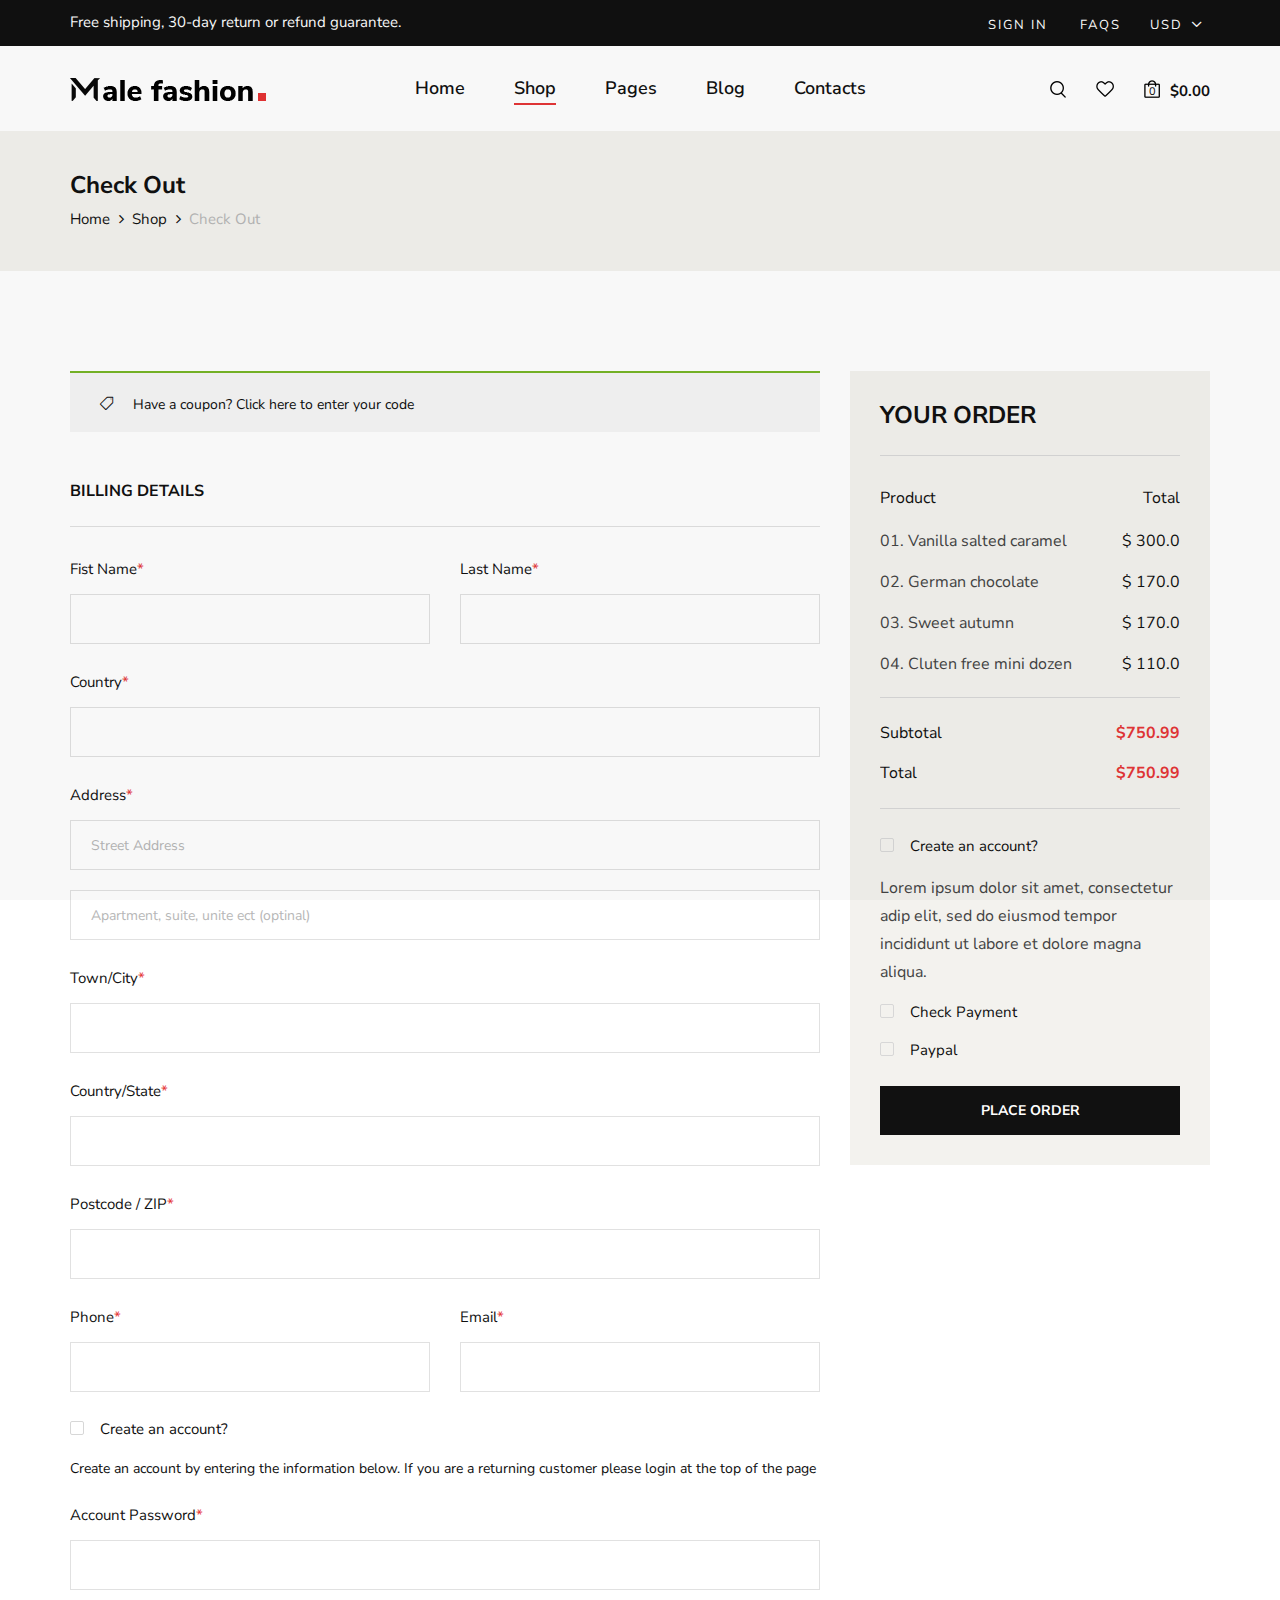
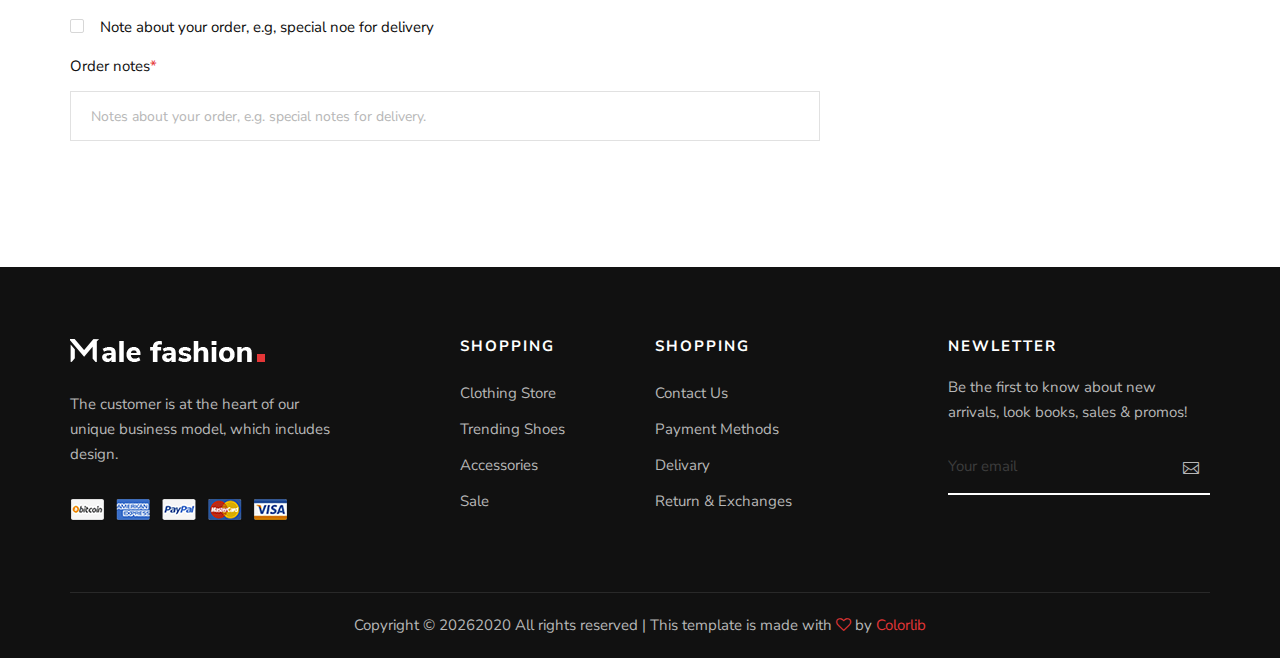
<file: checkout.html>
<!DOCTYPE html>
<html lang="zxx">

<head>
    <meta charset="UTF-8">
    <meta name="description" content="Male_Fashion Template">
    <meta name="keywords" content="Male_Fashion, unica, creative, html">
    <meta name="viewport" content="width=device-width, initial-scale=1.0">
    <meta http-equiv="X-UA-Compatible" content="ie=edge">
    <title>Male-Fashion | Template</title>

    <!-- Google Font -->
    <link href="https://fonts.googleapis.com/css2?family=Nunito+Sans:wght@300;400;600;700;800;900&display=swap"
    rel="stylesheet">

    <!-- Css Styles -->
    <link rel="stylesheet" href="css/bootstrap.min.css" type="text/css">
    <link rel="stylesheet" href="css/font-awesome.min.css" type="text/css">
    <link rel="stylesheet" href="css/elegant-icons.css" type="text/css">
    <link rel="stylesheet" href="css/magnific-popup.css" type="text/css">
    <link rel="stylesheet" href="css/nice-select.css" type="text/css">
    <link rel="stylesheet" href="css/owl.carousel.min.css" type="text/css">
    <link rel="stylesheet" href="css/slicknav.min.css" type="text/css">
    <link rel="stylesheet" href="css/style.css" type="text/css">
</head>

<body>
    <!-- Page Preloder -->
    <div id="preloder">
        <div class="loader"></div>
    </div>

    <!-- Offcanvas Menu Begin -->
    <div class="offcanvas-menu-overlay"></div>
    <div class="offcanvas-menu-wrapper">
        <div class="offcanvas__option">
            <div class="offcanvas__links">
                <a href="#">Sign in</a>
                <a href="#">FAQs</a>
            </div>
            <div class="offcanvas__top__hover">
                <span>Usd <i class="arrow_carrot-down"></i></span>
                <ul>
                    <li>USD</li>
                    <li>EUR</li>
                    <li>USD</li>
                </ul>
            </div>
        </div>
        <div class="offcanvas__nav__option">
            <a href="#" class="search-switch"><img src="img/icon/search.png" alt=""></a>
            <a href="#"><img src="img/icon/heart.png" alt=""></a>
            <a href="#"><img src="img/icon/cart.png" alt=""> <span>0</span></a>
            <div class="price">$0.00</div>
        </div>
        <div id="mobile-menu-wrap"></div>
        <div class="offcanvas__text">
            <p>Free shipping, 30-day return or refund guarantee.</p>
        </div>
    </div>
    <!-- Offcanvas Menu End -->

    <!-- Header Section Begin -->
    <header class="header">
        <div class="header__top">
            <div class="container">
                <div class="row">
                    <div class="col-lg-6 col-md-7">
                        <div class="header__top__left">
                            <p>Free shipping, 30-day return or refund guarantee.</p>
                        </div>
                    </div>
                    <div class="col-lg-6 col-md-5">
                        <div class="header__top__right">
                            <div class="header__top__links">
                                <a href="#">Sign in</a>
                                <a href="#">FAQs</a>
                            </div>
                            <div class="header__top__hover">
                                <span>Usd <i class="arrow_carrot-down"></i></span>
                                <ul>
                                    <li>USD</li>
                                    <li>EUR</li>
                                    <li>USD</li>
                                </ul>
                            </div>
                        </div>
                    </div>
                </div>
            </div>
        </div>
        <div class="container">
            <div class="row">
                <div class="col-lg-3 col-md-3">
                    <div class="header__logo">
                        <a href="./index.html"><img src="img/logo.png" alt=""></a>
                    </div>
                </div>
                <div class="col-lg-6 col-md-6">
                    <nav class="header__menu mobile-menu">
                        <ul>
                            <li><a href="./index.html">Home</a></li>
                            <li class="active"><a href="./shop.html">Shop</a></li>
                            <li><a href="#">Pages</a>
                                <ul class="dropdown">
                                    <li><a href="./about.html">About Us</a></li>
                                    <li><a href="./shop-details.html">Shop Details</a></li>
                                    <li><a href="./shopping-cart.html">Shopping Cart</a></li>
                                    <li><a href="./checkout.html">Check Out</a></li>
                                    <li><a href="./blog-details.html">Blog Details</a></li>
                                </ul>
                            </li>
                            <li><a href="./blog.html">Blog</a></li>
                            <li><a href="./contact.html">Contacts</a></li>
                        </ul>
                    </nav>
                </div>
                <div class="col-lg-3 col-md-3">
                    <div class="header__nav__option">
                        <a href="#" class="search-switch"><img src="img/icon/search.png" alt=""></a>
                        <a href="#"><img src="img/icon/heart.png" alt=""></a>
                        <a href="#"><img src="img/icon/cart.png" alt=""> <span>0</span></a>
                        <div class="price">$0.00</div>
                    </div>
                </div>
            </div>
            <div class="canvas__open"><i class="fa fa-bars"></i></div>
        </div>
    </header>
    <!-- Header Section End -->

    <!-- Breadcrumb Section Begin -->
    <section class="breadcrumb-option">
        <div class="container">
            <div class="row">
                <div class="col-lg-12">
                    <div class="breadcrumb__text">
                        <h4>Check Out</h4>
                        <div class="breadcrumb__links">
                            <a href="./index.html">Home</a>
                            <a href="./shop.html">Shop</a>
                            <span>Check Out</span>
                        </div>
                    </div>
                </div>
            </div>
        </div>
    </section>
    <!-- Breadcrumb Section End -->

    <!-- Checkout Section Begin -->
    <section class="checkout spad">
        <div class="container">
            <div class="checkout__form">
                <form action="#">
                    <div class="row">
                        <div class="col-lg-8 col-md-6">
                            <h6 class="coupon__code"><span class="icon_tag_alt"></span> Have a coupon? <a href="#">Click
                            here</a> to enter your code</h6>
                            <h6 class="checkout__title">Billing Details</h6>
                            <div class="row">
                                <div class="col-lg-6">
                                    <div class="checkout__input">
                                        <p>Fist Name<span>*</span></p>
                                        <input type="text">
                                    </div>
                                </div>
                                <div class="col-lg-6">
                                    <div class="checkout__input">
                                        <p>Last Name<span>*</span></p>
                                        <input type="text">
                                    </div>
                                </div>
                            </div>
                            <div class="checkout__input">
                                <p>Country<span>*</span></p>
                                <input type="text">
                            </div>
                            <div class="checkout__input">
                                <p>Address<span>*</span></p>
                                <input type="text" placeholder="Street Address" class="checkout__input__add">
                                <input type="text" placeholder="Apartment, suite, unite ect (optinal)">
                            </div>
                            <div class="checkout__input">
                                <p>Town/City<span>*</span></p>
                                <input type="text">
                            </div>
                            <div class="checkout__input">
                                <p>Country/State<span>*</span></p>
                                <input type="text">
                            </div>
                            <div class="checkout__input">
                                <p>Postcode / ZIP<span>*</span></p>
                                <input type="text">
                            </div>
                            <div class="row">
                                <div class="col-lg-6">
                                    <div class="checkout__input">
                                        <p>Phone<span>*</span></p>
                                        <input type="text">
                                    </div>
                                </div>
                                <div class="col-lg-6">
                                    <div class="checkout__input">
                                        <p>Email<span>*</span></p>
                                        <input type="text">
                                    </div>
                                </div>
                            </div>
                            <div class="checkout__input__checkbox">
                                <label for="acc">
                                    Create an account?
                                    <input type="checkbox" id="acc">
                                    <span class="checkmark"></span>
                                </label>
                                <p>Create an account by entering the information below. If you are a returning customer
                                please login at the top of the page</p>
                            </div>
                            <div class="checkout__input">
                                <p>Account Password<span>*</span></p>
                                <input type="text">
                            </div>
                            <div class="checkout__input__checkbox">
                                <label for="diff-acc">
                                    Note about your order, e.g, special noe for delivery
                                    <input type="checkbox" id="diff-acc">
                                    <span class="checkmark"></span>
                                </label>
                            </div>
                            <div class="checkout__input">
                                <p>Order notes<span>*</span></p>
                                <input type="text"
                                placeholder="Notes about your order, e.g. special notes for delivery.">
                            </div>
                        </div>
                        <div class="col-lg-4 col-md-6">
                            <div class="checkout__order">
                                <h4 class="order__title">Your order</h4>
                                <div class="checkout__order__products">Product <span>Total</span></div>
                                <ul class="checkout__total__products">
                                    <li>01. Vanilla salted caramel <span>$ 300.0</span></li>
                                    <li>02. German chocolate <span>$ 170.0</span></li>
                                    <li>03. Sweet autumn <span>$ 170.0</span></li>
                                    <li>04. Cluten free mini dozen <span>$ 110.0</span></li>
                                </ul>
                                <ul class="checkout__total__all">
                                    <li>Subtotal <span>$750.99</span></li>
                                    <li>Total <span>$750.99</span></li>
                                </ul>
                                <div class="checkout__input__checkbox">
                                    <label for="acc-or">
                                        Create an account?
                                        <input type="checkbox" id="acc-or">
                                        <span class="checkmark"></span>
                                    </label>
                                </div>
                                <p>Lorem ipsum dolor sit amet, consectetur adip elit, sed do eiusmod tempor incididunt
                                ut labore et dolore magna aliqua.</p>
                                <div class="checkout__input__checkbox">
                                    <label for="payment">
                                        Check Payment
                                        <input type="checkbox" id="payment">
                                        <span class="checkmark"></span>
                                    </label>
                                </div>
                                <div class="checkout__input__checkbox">
                                    <label for="paypal">
                                        Paypal
                                        <input type="checkbox" id="paypal">
                                        <span class="checkmark"></span>
                                    </label>
                                </div>
                                <button type="submit" class="site-btn">PLACE ORDER</button>
                            </div>
                        </div>
                    </div>
                </form>
            </div>
        </div>
    </section>
    <!-- Checkout Section End -->

    <!-- Footer Section Begin -->
    <footer class="footer">
        <div class="container">
            <div class="row">
                <div class="col-lg-3 col-md-6 col-sm-6">
                    <div class="footer__about">
                        <div class="footer__logo">
                            <a href="#"><img src="img/footer-logo.png" alt=""></a>
                        </div>
                        <p>The customer is at the heart of our unique business model, which includes design.</p>
                        <a href="#"><img src="img/payment.png" alt=""></a>
                    </div>
                </div>
                <div class="col-lg-2 offset-lg-1 col-md-3 col-sm-6">
                    <div class="footer__widget">
                        <h6>Shopping</h6>
                        <ul>
                            <li><a href="#">Clothing Store</a></li>
                            <li><a href="#">Trending Shoes</a></li>
                            <li><a href="#">Accessories</a></li>
                            <li><a href="#">Sale</a></li>
                        </ul>
                    </div>
                </div>
                <div class="col-lg-2 col-md-3 col-sm-6">
                    <div class="footer__widget">
                        <h6>Shopping</h6>
                        <ul>
                            <li><a href="#">Contact Us</a></li>
                            <li><a href="#">Payment Methods</a></li>
                            <li><a href="#">Delivary</a></li>
                            <li><a href="#">Return & Exchanges</a></li>
                        </ul>
                    </div>
                </div>
                <div class="col-lg-3 offset-lg-1 col-md-6 col-sm-6">
                    <div class="footer__widget">
                        <h6>NewLetter</h6>
                        <div class="footer__newslatter">
                            <p>Be the first to know about new arrivals, look books, sales & promos!</p>
                            <form action="#">
                                <input type="text" placeholder="Your email">
                                <button type="submit"><span class="icon_mail_alt"></span></button>
                            </form>
                        </div>
                    </div>
                </div>
            </div>
            <div class="row">
                <div class="col-lg-12 text-center">
                    <div class="footer__copyright__text">
                        <!-- Link back to Colorlib can't be removed. Template is licensed under CC BY 3.0. -->
                        <p>Copyright ©
                            <script>
                                document.write(new Date().getFullYear());
                            </script>2020
                            All rights reserved | This template is made with <i class="fa fa-heart-o"
                            aria-hidden="true"></i> by <a href="https://colorlib.com" target="_blank">Colorlib</a>
                        </p>
                        <!-- Link back to Colorlib can't be removed. Template is licensed under CC BY 3.0. -->
                    </div>
                </div>
            </div>
        </div>
    </footer>
    <!-- Footer Section End -->

    <!-- Search Begin -->
    <div class="search-model">
        <div class="h-100 d-flex align-items-center justify-content-center">
            <div class="search-close-switch">+</div>
            <form class="search-model-form">
                <input type="text" id="search-input" placeholder="Search here.....">
            </form>
        </div>
    </div>
    <!-- Search End -->

    <!-- Js Plugins -->
    <script src="js/jquery-3.3.1.min.js"></script>
    <script src="js/bootstrap.min.js"></script>
    <script src="js/jquery.nice-select.min.js"></script>
    <script src="js/jquery.nicescroll.min.js"></script>
    <script src="js/jquery.magnific-popup.min.js"></script>
    <script src="js/jquery.countdown.min.js"></script>
    <script src="js/jquery.slicknav.js"></script>
    <script src="js/mixitup.min.js"></script>
    <script src="js/owl.carousel.min.js"></script>
    <script src="js/main.js"></script>
</body>

</html>
</file>
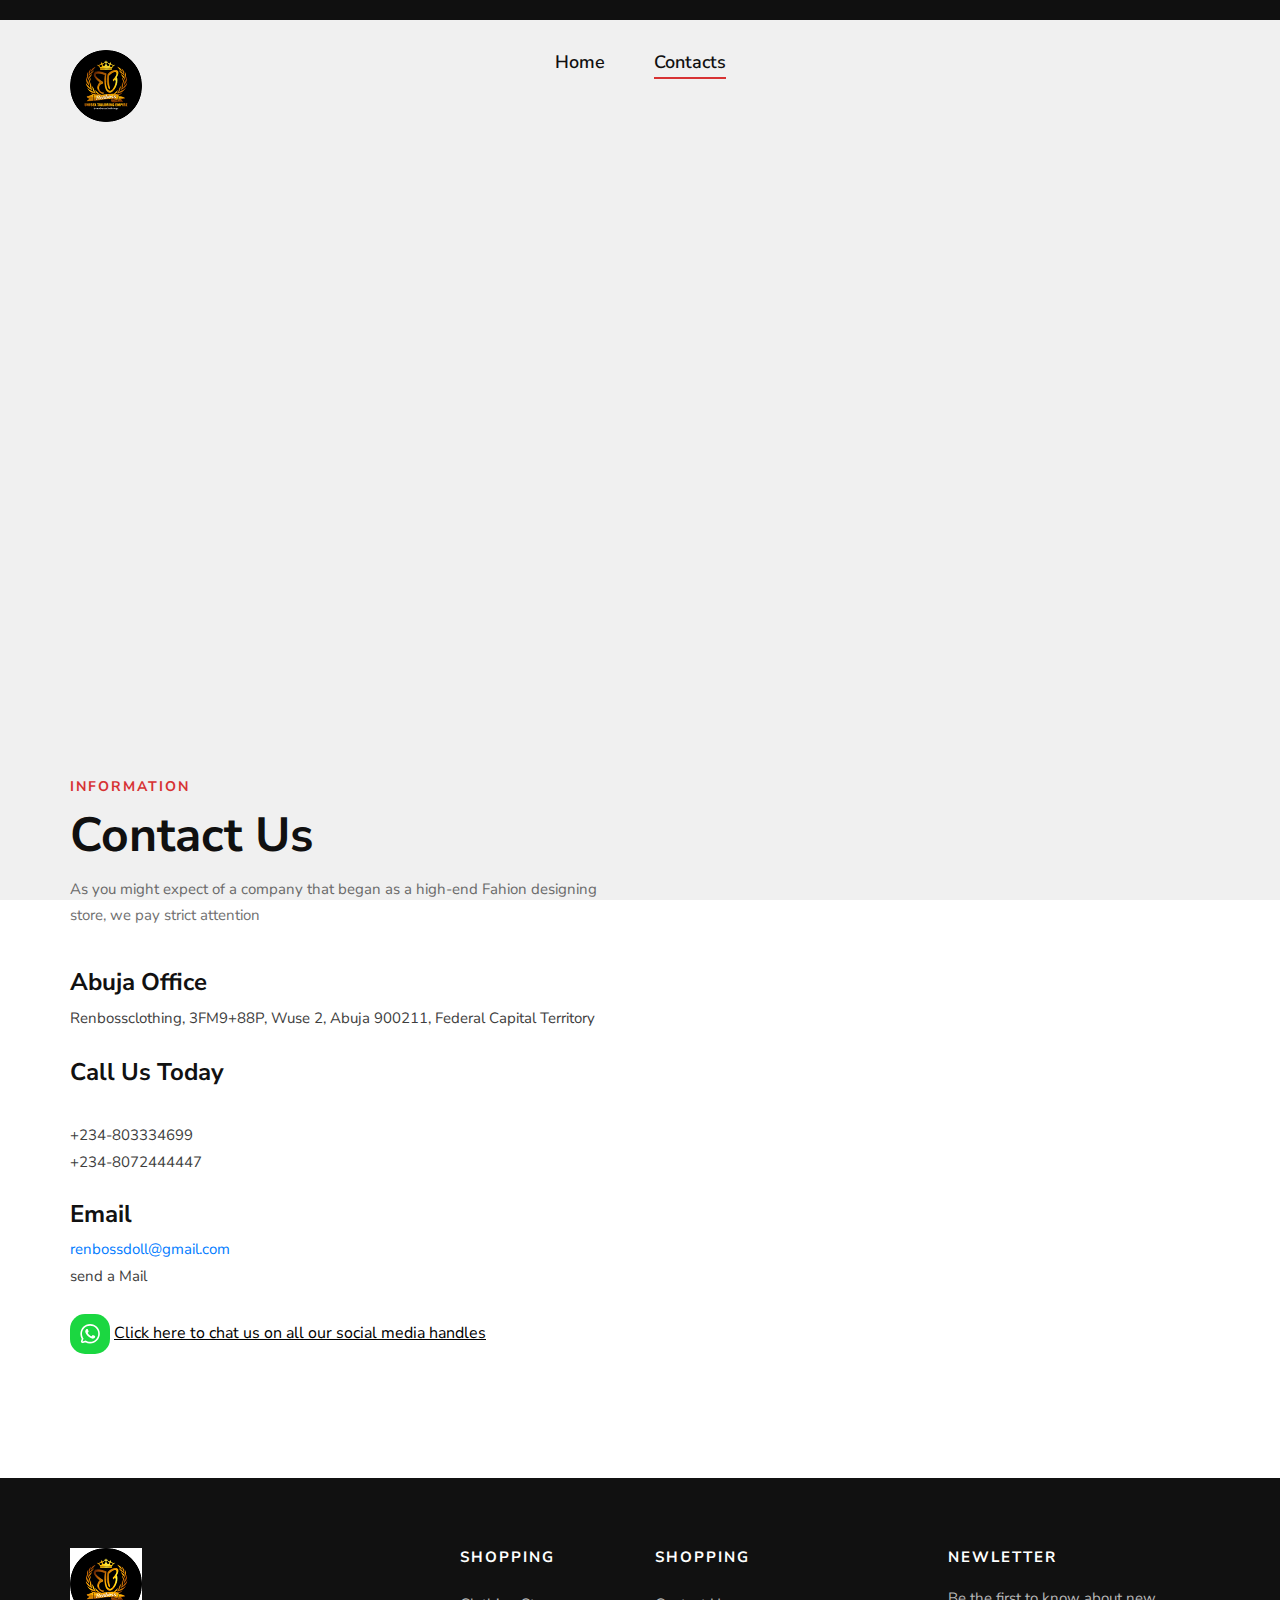
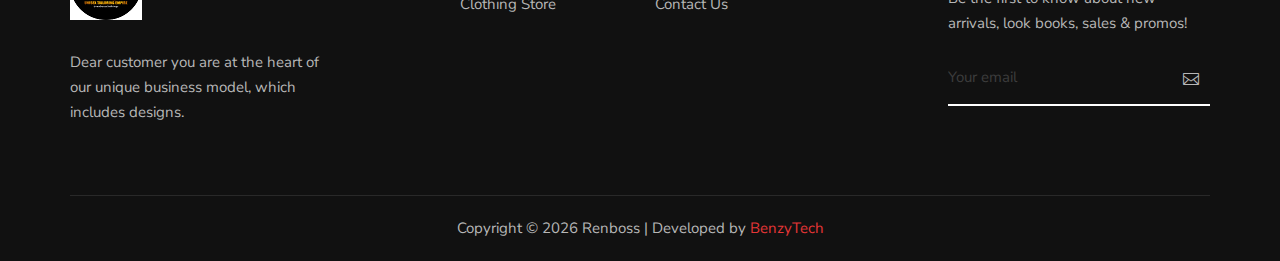
<file: contact.html>
<!DOCTYPE html>
<html lang="zxx">

<head>
    <meta charset="UTF-8">
    <meta name="description" content="Male_Fashion Template">
    <meta name="keywords" content="Male_Fashion, unica, creative, html">
    <meta name="viewport" content="width=device-width, initial-scale=1.0">
    <meta http-equiv="X-UA-Compatible" content="ie=edge">
    <title>Renbossclothings</title>

    <!-- Google Font -->
    <link href="https://fonts.googleapis.com/css2?family=Nunito+Sans:wght@300;400;600;700;800;900&display=swap"
        rel="stylesheet">

    <!-- Css Styles -->
    <link rel="stylesheet" href="css/bootstrap.min.css" type="text/css">
    <link rel="stylesheet" href="css/font-awesome.min.css" type="text/css">
    <link rel="stylesheet" href="css/elegant-icons.css" type="text/css">
    <link rel="stylesheet" href="css/magnific-popup.css" type="text/css">
    <link rel="stylesheet" href="css/nice-select.css" type="text/css">
    <link rel="stylesheet" href="css/owl.carousel.min.css" type="text/css">
    <link rel="stylesheet" href="css/slicknav.min.css" type="text/css">
    <link rel="stylesheet" href="css/style.css" type="text/css">
</head>

<body>
    <!-- Page Preloder -->
    <div id="preloder">
        <div class="loader"></div>
    </div>

    <!-- Offcanvas Menu Begin -->
    <div class="offcanvas-menu-overlay"></div>
    <div class="offcanvas-menu-wrapper">
        <!-- <div class="offcanvas__option">
            <div class="offcanvas__links">
                <a href="#">Sign in</a>
                <a href="#">FAQs</a>
            </div>
            <div class="offcanvas__top__hover">
                <span>Usd <i class="arrow_carrot-down"></i></span>
                <ul>
                    <li>USD</li>
                    <li>EUR</li>
                    <li>USD</li>
                </ul>
            </div>
        </div> -->
        <!-- <div class="offcanvas__nav__option">
            <a href="#" class="search-switch"><img src="img/icon/search.png" alt=""></a>
            <a href="#"><img src="img/icon/heart.png" alt=""></a>
            <a href="#"><img src="img/icon/cart.png" alt=""> <span>0</span></a>
            <div class="price">$0.00</div>
        </div> -->
        <div id="mobile-menu-wrap"></div>
        <!-- <div class="offcanvas__text">
            <p>Free shipping, 30-day return or refund guarantee.</p>
        </div> -->
    </div>
    <!-- Offcanvas Menu End -->

    <!-- Header Section Begin -->
    <header class="header">
        <div class="header__top">
            <div class="container">
                <div class="row">
                    <div class="col-lg-6 col-md-7">
                        <!-- <div class="header__top__left">
                            <p>Free shipping, 30-day return or refund guarantee.</p>
                        </div> -->
                    </div>
                    <!-- <div class="col-lg-6 col-md-5">
                        <div class="header__top__right">
                            <div class="header__top__links">
                                <a href="#">Sign in</a>
                                <a href="#">FAQs</a>
                            </div>
                            <div class="header__top__hover">
                                <span>Usd <i class="arrow_carrot-down"></i></span>
                                <ul>
                                    <li>USD</li>
                                    <li>EUR</li>
                                    <li>USD</li>
                                </ul>
                            </div>
                        </div>
                    </div> -->
                </div>
            </div>
        </div>
        <div class="container">
            <div class="row">
                <div class="col-lg-3 col-md-3">
                    <div class="header__logo">
                        <a href="./index.html"><img src="img/RENBOSS FB LOGO.png" alt=""></a>
                    </div>
                </div>
                <div class="col-lg-6 col-md-6">
                    <nav class="header__menu mobile-menu">
                        <ul>
                            <li><a href="./index.html">Home</a></li>
                            <!-- <li><a href="./shop.html">Shop</a></li> -->
                            <!-- <li><a href="#">Pages</a>
                                <ul class="dropdown">
                                    <li><a href="./about.html">About Us</a></li>
                                    <li><a href="./shop-details.html">Shop Details</a></li>
                                    <li><a href="./shopping-cart.html">Shopping Cart</a></li>
                                    <li><a href="./checkout.html">Check Out</a></li>
                                    <li><a href="./blog-details.html">Blog Details</a></li>
                                </ul>
                            </li> -->
                            <!-- <li><a href="./blog.html">Blog</a></li> -->
                            <li class="active"><a href="./contact.html">Contacts</a></li>
                        </ul>
                    </nav>
                </div>
                <!-- <div class="col-lg-3 col-md-3">
                    <div class="header__nav__option">
                        <a href="#" class="search-switch"><img src="img/icon/search.png" alt=""></a>
                        <a href="#"><img src="img/icon/heart.png" alt=""></a>
                        <a href="#"><img src="img/icon/cart.png" alt=""> <span>0</span></a>
                        <div class="price">$0.00</div>
                    </div>
                </div> -->
            </div>
            <div class="canvas__open"><i class="fa fa-bars"></i></div>
        </div>
    </header>
    <!-- Header Section End -->

    <!-- Map Begin -->
    <div class="map">
        <div style="width: 100%"><iframe width="100%" height="600" frameborder="0" scrolling="no" marginheight="0" marginwidth="0" src="https://maps.google.com/maps?width=100%25&amp;height=600&amp;hl=en&amp;q=Renbossclothing,%203FM9+88P,%20Wuse%202,%20Abuja%20900211,%20Federal%20Capital%20Territory+(RenBoss)&amp;t=&amp;z=14&amp;ie=UTF8&amp;iwloc=B&amp;output=embed"><a href="https://www.gps.ie/">gps vehicle tracker</a></iframe></div>
    </div>
    <!-- Map End -->

    <!-- Contact Section Begin -->
    <section class="contact spad">
        <div class="container">
            <div class="row">
                <div class="col-lg-6 col-md-6">
                    <div class="contact__text">
                        <div class="section-title">
                            <br>
                            <span>Information</span>
                            <h2>Contact Us</h2>
                            <p>As you might expect of a company that began as a high-end Fahion designing store, we pay
                               strict attention</p>
                        </div>
                        <ul>
                            <li>
                                <h4>Abuja Office</h4>
                                <p>Renbossclothing, 3FM9+88P, Wuse 2, Abuja 900211, Federal Capital Territory</p>
                            </li>
                            <li>
                                <h4>Call Us Today</h4>
                                <p> <br/>+234-803334699 <br> +234-8072444447</p>
                                <br>
                                <h4>Email</h4>
                                <p><a href="mailto:renbossdoll@gmail.com">renbossdoll@gmail.com</a></p>

                                <p>send a Mail</p>
                                <br>
                                <!-- <div class="hero__social">
                                    <a href="https://linktr.ee/renbossclothings"><i class="fa fa-facebook"></i></a>
                                    <a href="https://linktr.ee/renbossclothings"><i class="fa fa-twitter"></i></a>
                                    <a href="https://linktr.ee/renbossclothings"><i class="fa fa-pinterest"></i></a>
                                    <a href="https://linktr.ee/renbossclothings"><i class="fa fa-instagram"></i></a>
                                </div> -->

                                <a href="https://linktr.ee/renbossclothings" target="_blank" title="Reach us via WhatsApp">

                                    <svg fill="#FFF" width="40px" height="40px" viewBox="0 0 24 24" xmlns="http://www.w3.org/2000/svg" style="background-color:#1BD741; padding: 10px; border-radius: 15px;"><path d="m15.271 13.21c.578.185 1.078.416 1.543.7l-.031-.018c.529.235.986.51 1.403.833l-.015-.011c.02.061.032.13.032.203 0 .011 0 .021-.001.032v-.001c-.015.429-.11.832-.271 1.199l.008-.021c-.231.463-.616.82-1.087 1.01l-.014.005c-.459.243-1.001.393-1.576.411h-.006c-1.1-.146-2.094-.484-2.988-.982l.043.022c-1.022-.468-1.895-1.083-2.636-1.829l-.001-.001c-.824-.857-1.579-1.795-2.248-2.794l-.047-.074c-.636-.829-1.041-1.866-1.1-2.995l-.001-.013v-.124c.032-.975.468-1.843 1.144-2.447l.003-.003c.207-.206.491-.335.805-.341h.001c.101.003.198.011.292.025l-.013-.002c.087.013.188.021.292.023h.003c.019-.002.04-.003.062-.003.13 0 .251.039.352.105l-.002-.001c.107.118.189.261.238.418l.002.008q.124.31.512 1.364c.135.314.267.701.373 1.099l.014.063c-.076.361-.268.668-.533.889l-.003.002q-.535.566-.535.72c.004.088.034.168.081.234l-.001-.001c.405.829.936 1.533 1.576 2.119l.005.005c.675.609 1.446 1.132 2.282 1.54l.059.026c.097.063.213.103.339.109h.002q.233 0 .838-.752t.804-.752zm-3.147 8.216h.022c1.357 0 2.647-.285 3.814-.799l-.061.024c2.356-.994 4.193-2.831 5.163-5.124l.024-.063c.49-1.113.775-2.411.775-3.775s-.285-2.662-.799-3.837l.024.062c-.994-2.356-2.831-4.193-5.124-5.163l-.063-.024c-1.113-.49-2.411-.775-3.775-.775s-2.662.285-3.837.799l.062-.024c-2.356.994-4.193 2.831-5.163 5.124l-.024.063c-.49 1.117-.775 2.419-.775 3.787 0 2.141.698 4.12 1.879 5.72l-.019-.026-1.225 3.613 3.752-1.194c1.49 1.01 3.327 1.612 5.305 1.612h.047zm0-21.426h.033c1.628 0 3.176.342 4.575.959l-.073-.029c2.825 1.197 5.028 3.4 6.196 6.149l.029.076c.588 1.337.93 2.896.93 4.535s-.342 3.198-.959 4.609l.029-.074c-1.197 2.825-3.4 5.028-6.149 6.196l-.076.029c-1.327.588-2.875.93-4.503.93-.011 0-.023 0-.034 0h.002c-.016 0-.034 0-.053 0-2.059 0-3.992-.541-5.664-1.488l.057.03-6.465 2.078 2.109-6.279c-1.051-1.714-1.674-3.789-1.674-6.01 0-1.646.342-3.212.959-4.631l-.029.075c1.197-2.825 3.4-5.028 6.149-6.196l.076-.029c1.327-.588 2.875-.93 4.503-.93h.033-.002z"/></svg>
                                    
                                    </a>

                                    <a href="https://linktr.ee/renbossclothings" target="_blank" title="Reach us via WhatsApp" style="color:#000; text-decoration:underline">

                                        Click here to chat us on all our social media handles
                                        
                                        </a>
                                    
                               
                            </li>
                        </ul>
                    </div>
                </div>
                </div>
                <br>
                <!-- <div class="col-lg-6 col-md-6">
                    <div class="contact__form">
                        <form action="#">
                            <div class="row">
                                <br>
                                <div class="col-lg-6">
                                    <input type="text" placeholder="Name">
                                </div>
                                <div class="col-lg-6">
                                    <input type="text" placeholder="Email">
                                </div>
                                <div class="col-lg-12">
                                    <textarea placeholder="Message"></textarea>
                                    <button type="submit" class="site-btn">Send Message</button>
                                </div>
                            </div>
                        </form>
                    </div>
                </div> -->
            </div>
        </div>
    </section>
    <!-- Contact Section End -->

     <!-- Footer Section Begin -->
     <footer class="footer">
        <div class="container">
            <div class="row">
                <div class="col-lg-3 col-md-6 col-sm-6">
                    <div class="footer__about">
                        <div class="footer__logo">
                            <a href="#"><img src="img/RENBOSS FB LOGO.png" alt=""></a>
                        </div>
                        <p>Dear customer you are at the heart of our unique business model, which includes designs.</p>
                        <!-- <a href="#"><img src="img/payment.png" alt=""></a> -->
                    </div>
                </div>
                <div class="col-lg-2 offset-lg-1 col-md-3 col-sm-6">
                    <div class="footer__widget">
                        <h6>Shopping</h6>
                        <ul>
                            <li><a href="#">Clothing Store</a></li>
                            <!-- <li><a href="#">Trending Shoes</a></li>
                            <li><a href="#">Accessories</a></li>
                            <li><a href="#">Sale</a></li> -->
                        </ul>
                    </div>
                </div>
                <div class="col-lg-2 col-md-3 col-sm-6">
                    <div class="footer__widget">
                        <h6>Shopping</h6>
                        <ul>
                            <li><a href="contact.html">Contact Us</a></li>
                            <!-- <li><a href="#">Payment Methods</a></li>
                            <li><a href="#">Delivary</a></li>
                            <li><a href="#">Return & Exchanges</a></li> -->
                        </ul>
                    </div>
                </div>
                <div class="col-lg-3 offset-lg-1 col-md-6 col-sm-6">
                    <div class="footer__widget">
                        <h6>NewLetter</h6>
                        <div class="footer__newslatter">
                            <p>Be the first to know about new arrivals, look books, sales & promos!</p>
                            <form action="#">
                                <input type="text" placeholder="Your email">
                                <button type="submit"><span class="icon_mail_alt"></span></button>
                            </form>
                        </div>
                    </div>
                </div>
            </div>
            <div class="row">
                <div class="col-lg-12 text-center">
                    <div class="footer__copyright__text">
                        <!-- Link back to Colorlib can't be removed. Template is licensed under CC BY 3.0. -->
                        <p>Copyright ©
                            <script>
                                document.write(new Date().getFullYear());
                            </script>
                            Renboss | Developed by <i 
                                aria-hidden="true"></i>  <a href="https://www.linkedin.com/in/job-peter-onoja-4a61431b4/" target="_blank">BenzyTech</a>
                        </p>
                        <!-- Link back to Colorlib can't be removed. Template is licensed under CC BY 3.0. -->
                    </div>
                </div>
            </div>
        </div>
    </footer>
    <!-- Footer Section End -->

    <!-- Search Begin -->
    <div class="search-model">
        <div class="h-100 d-flex align-items-center justify-content-center">
            <div class="search-close-switch">+</div>
            <form class="search-model-form">
                <input type="text" id="search-input" placeholder="Search here.....">
            </form>
        </div>
    </div>
    <!-- Search End -->

    <!-- Js Plugins -->
    <script src="js/jquery-3.3.1.min.js"></script>
    <script src="js/bootstrap.min.js"></script>
    <script src="js/jquery.nice-select.min.js"></script>
    <script src="js/jquery.nicescroll.min.js"></script>
    <script src="js/jquery.magnific-popup.min.js"></script>
    <script src="js/jquery.countdown.min.js"></script>
    <script src="js/jquery.slicknav.js"></script>
    <script src="js/mixitup.min.js"></script>
    <script src="js/owl.carousel.min.js"></script>
    <script src="js/main.js"></script>
</body>
</file>
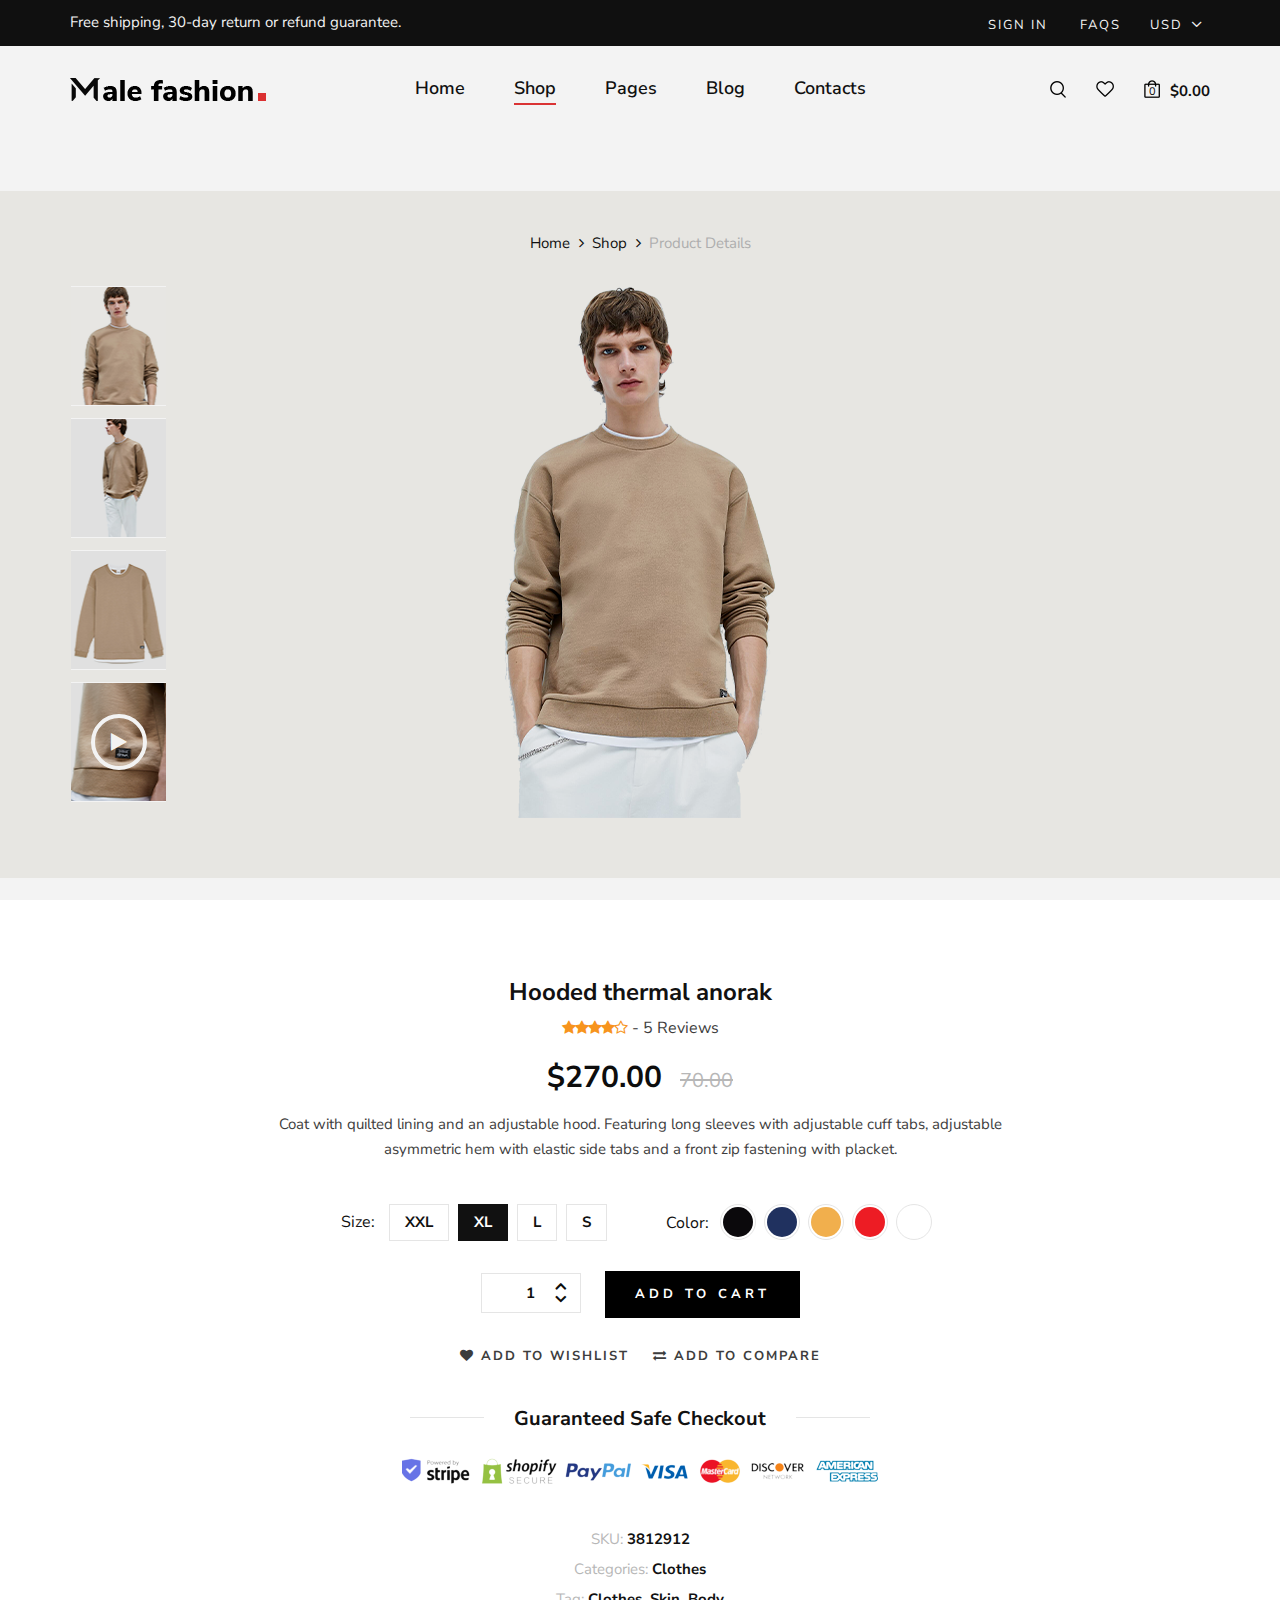
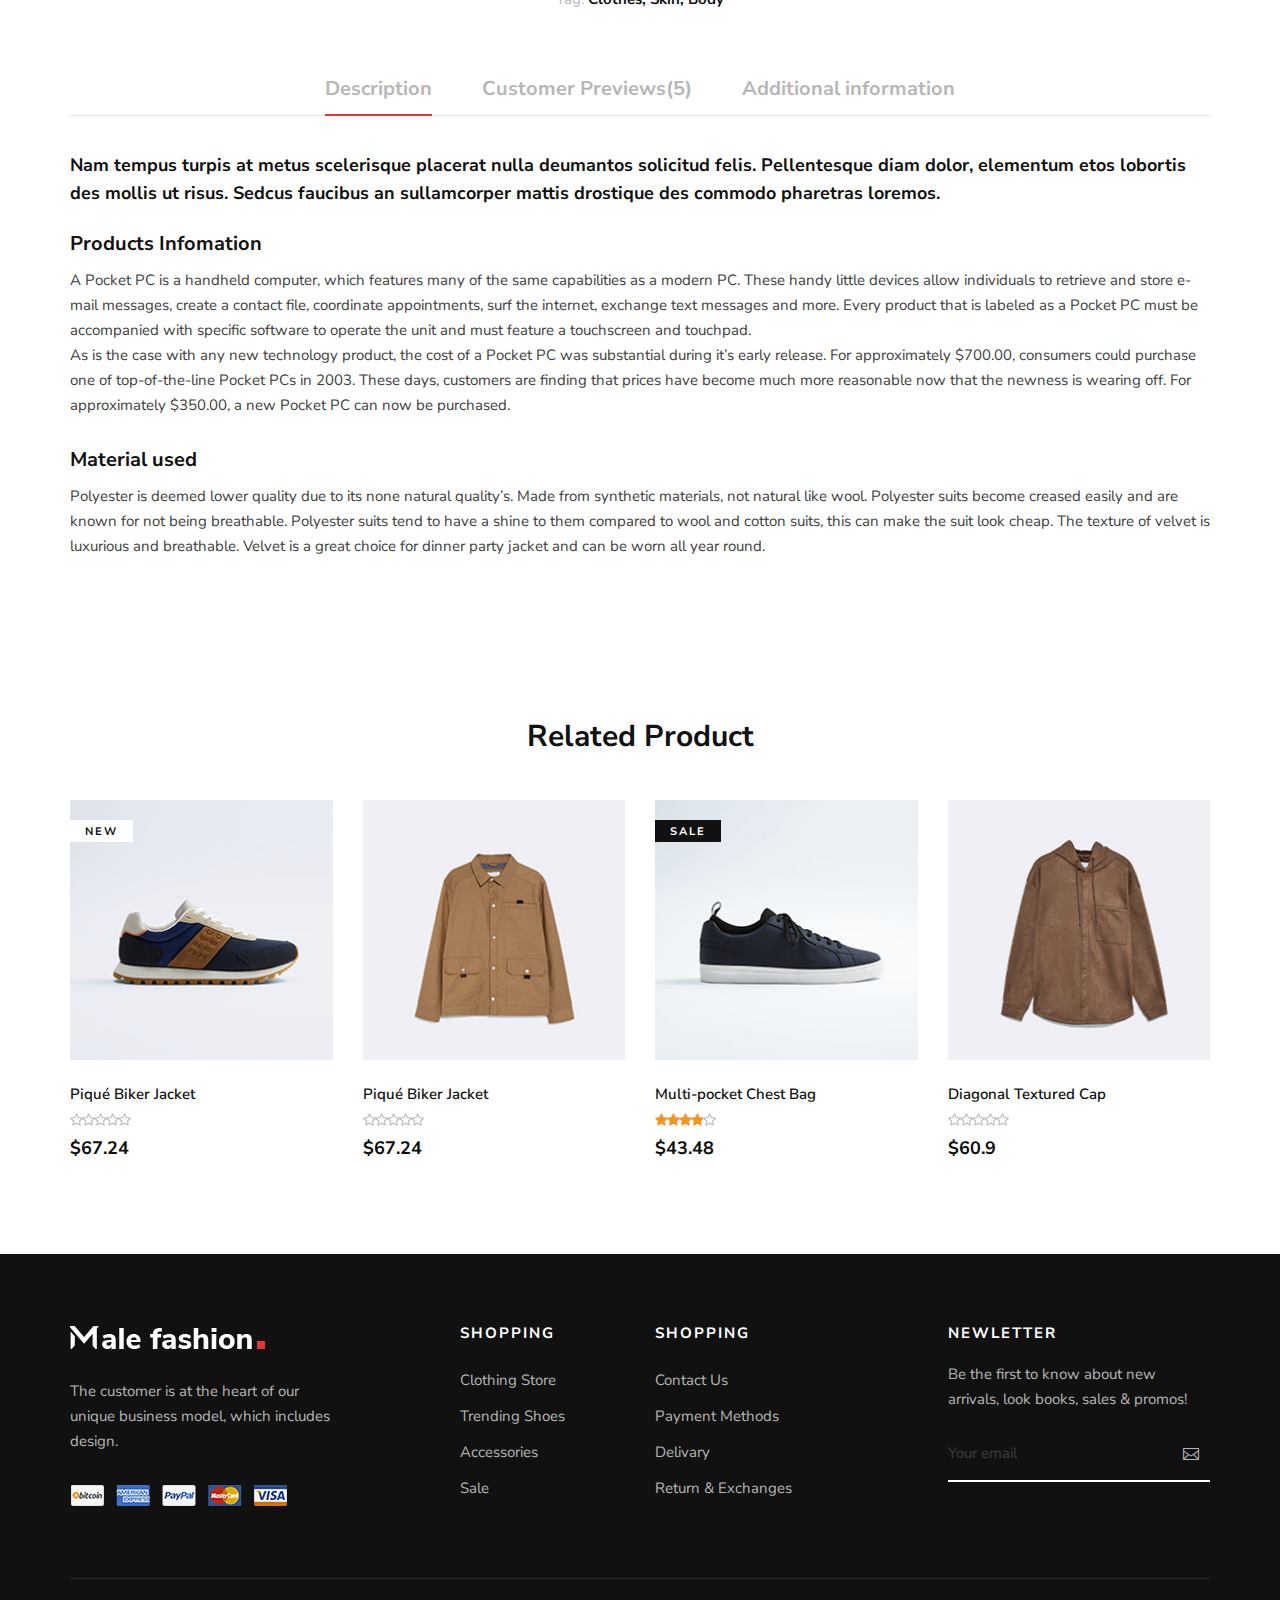
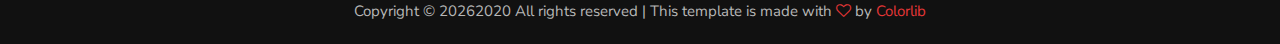
<file: shop-details.html>
<!DOCTYPE html>
<html lang="zxx">

<head>
    <meta charset="UTF-8">
    <meta name="description" content="Male_Fashion Template">
    <meta name="keywords" content="Male_Fashion, unica, creative, html">
    <meta name="viewport" content="width=device-width, initial-scale=1.0">
    <meta http-equiv="X-UA-Compatible" content="ie=edge">
    <title>Male-Fashion | Template</title>

    <!-- Google Font -->
    <link href="https://fonts.googleapis.com/css2?family=Nunito+Sans:wght@300;400;600;700;800;900&display=swap"
    rel="stylesheet">

    <!-- Css Styles -->
    <link rel="stylesheet" href="css/bootstrap.min.css" type="text/css">
    <link rel="stylesheet" href="css/font-awesome.min.css" type="text/css">
    <link rel="stylesheet" href="css/elegant-icons.css" type="text/css">
    <link rel="stylesheet" href="css/magnific-popup.css" type="text/css">
    <link rel="stylesheet" href="css/nice-select.css" type="text/css">
    <link rel="stylesheet" href="css/owl.carousel.min.css" type="text/css">
    <link rel="stylesheet" href="css/slicknav.min.css" type="text/css">
    <link rel="stylesheet" href="css/style.css" type="text/css">
</head>

<body>
    <!-- Page Preloder -->
    <div id="preloder">
        <div class="loader"></div>
    </div>

    <!-- Offcanvas Menu Begin -->
    <div class="offcanvas-menu-overlay"></div>
    <div class="offcanvas-menu-wrapper">
        <div class="offcanvas__option">
            <div class="offcanvas__links">
                <a href="#">Sign in</a>
                <a href="#">FAQs</a>
            </div>
            <div class="offcanvas__top__hover">
                <span>Usd <i class="arrow_carrot-down"></i></span>
                <ul>
                    <li>USD</li>
                    <li>EUR</li>
                    <li>USD</li>
                </ul>
            </div>
        </div>
        <div class="offcanvas__nav__option">
            <a href="#" class="search-switch"><img src="img/icon/search.png" alt=""></a>
            <a href="#"><img src="img/icon/heart.png" alt=""></a>
            <a href="#"><img src="img/icon/cart.png" alt=""> <span>0</span></a>
            <div class="price">$0.00</div>
        </div>
        <div id="mobile-menu-wrap"></div>
        <div class="offcanvas__text">
            <p>Free shipping, 30-day return or refund guarantee.</p>
        </div>
    </div>
    <!-- Offcanvas Menu End -->

    <!-- Header Section Begin -->
    <header class="header">
        <div class="header__top">
            <div class="container">
                <div class="row">
                    <div class="col-lg-6 col-md-7">
                        <div class="header__top__left">
                            <p>Free shipping, 30-day return or refund guarantee.</p>
                        </div>
                    </div>
                    <div class="col-lg-6 col-md-5">
                        <div class="header__top__right">
                            <div class="header__top__links">
                                <a href="#">Sign in</a>
                                <a href="#">FAQs</a>
                            </div>
                            <div class="header__top__hover">
                                <span>Usd <i class="arrow_carrot-down"></i></span>
                                <ul>
                                    <li>USD</li>
                                    <li>EUR</li>
                                    <li>USD</li>
                                </ul>
                            </div>
                        </div>
                    </div>
                </div>
            </div>
        </div>
        <div class="container">
            <div class="row">
                <div class="col-lg-3 col-md-3">
                    <div class="header__logo">
                        <a href="./inex.html"><img src="img/logo.png" alt=""></a>
                    </div>
                </div>
                <div class="col-lg-6 col-md-6">
                    <nav class="header__menu mobile-menu">
                        <ul>
                            <li><a href="./inex.html">Home</a></li>
                            <li class="active"><a href="./shop.html">Shop</a></li>
                            <li><a href="#">Pages</a>
                                <ul class="dropdown">
                                    <li><a href="./about.html">About Us</a></li>
                                    <li><a href="./shop-details.html">Shop Details</a></li>
                                    <li><a href="./shopping-cart.html">Shopping Cart</a></li>
                                    <li><a href="./checkout.html">Check Out</a></li>
                                    <li><a href="./blog-details.html">Blog Details</a></li>
                                </ul>
                            </li>
                            <li><a href="./blog.html">Blog</a></li>
                            <li><a href="./contact.html">Contacts</a></li>
                        </ul>
                    </nav>
                </div>
                <div class="col-lg-3 col-md-3">
                    <div class="header__nav__option">
                        <a href="#" class="search-switch"><img src="img/icon/search.png" alt=""></a>
                        <a href="#"><img src="img/icon/heart.png" alt=""></a>
                        <a href="#"><img src="img/icon/cart.png" alt=""> <span>0</span></a>
                        <div class="price">$0.00</div>
                    </div>
                </div>
            </div>
            <div class="canvas__open"><i class="fa fa-bars"></i></div>
        </div>
    </header>
    <!-- Header Section End -->

    <!-- Shop Details Section Begin -->
    <section class="shop-details">
        <div class="product__details__pic">
            <div class="container">
                <div class="row">
                    <div class="col-lg-12">
                        <div class="product__details__breadcrumb">
                            <a href="./index.html">Home</a>
                            <a href="./shop.html">Shop</a>
                            <span>Product Details</span>
                        </div>
                    </div>
                </div>
                <div class="row">
                    <div class="col-lg-3 col-md-3">
                        <ul class="nav nav-tabs" role="tablist">
                            <li class="nav-item">
                                <a class="nav-link active" data-toggle="tab" href="#tabs-1" role="tab">
                                    <div class="product__thumb__pic set-bg" data-setbg="img/shop-details/thumb-1.png">
                                    </div>
                                </a>
                            </li>
                            <li class="nav-item">
                                <a class="nav-link" data-toggle="tab" href="#tabs-2" role="tab">
                                    <div class="product__thumb__pic set-bg" data-setbg="img/shop-details/thumb-2.png">
                                    </div>
                                </a>
                            </li>
                            <li class="nav-item">
                                <a class="nav-link" data-toggle="tab" href="#tabs-3" role="tab">
                                    <div class="product__thumb__pic set-bg" data-setbg="img/shop-details/thumb-3.png">
                                    </div>
                                </a>
                            </li>
                            <li class="nav-item">
                                <a class="nav-link" data-toggle="tab" href="#tabs-4" role="tab">
                                    <div class="product__thumb__pic set-bg" data-setbg="img/shop-details/thumb-4.png">
                                        <i class="fa fa-play"></i>
                                    </div>
                                </a>
                            </li>
                        </ul>
                    </div>
                    <div class="col-lg-6 col-md-9">
                        <div class="tab-content">
                            <div class="tab-pane active" id="tabs-1" role="tabpanel">
                                <div class="product__details__pic__item">
                                    <img src="img/shop-details/product-big-2.png" alt="">
                                </div>
                            </div>
                            <div class="tab-pane" id="tabs-2" role="tabpanel">
                                <div class="product__details__pic__item">
                                    <img src="img/shop-details/product-big-3.png" alt="">
                                </div>
                            </div>
                            <div class="tab-pane" id="tabs-3" role="tabpanel">
                                <div class="product__details__pic__item">
                                    <img src="img/shop-details/product-big.png" alt="">
                                </div>
                            </div>
                            <div class="tab-pane" id="tabs-4" role="tabpanel">
                                <div class="product__details__pic__item">
                                    <img src="img/shop-details/product-big-4.png" alt="">
                                    <a href="https://www.youtube.com/watch?v=8PJ3_p7VqHw&list=RD8PJ3_p7VqHw&start_radio=1" class="video-popup"><i class="fa fa-play"></i></a>
                                </div>
                            </div>
                        </div>
                    </div>
                </div>
            </div>
        </div>
        <div class="product__details__content">
            <div class="container">
                <div class="row d-flex justify-content-center">
                    <div class="col-lg-8">
                        <div class="product__details__text">
                            <h4>Hooded thermal anorak</h4>
                            <div class="rating">
                                <i class="fa fa-star"></i>
                                <i class="fa fa-star"></i>
                                <i class="fa fa-star"></i>
                                <i class="fa fa-star"></i>
                                <i class="fa fa-star-o"></i>
                                <span> - 5 Reviews</span>
                            </div>
                            <h3>$270.00 <span>70.00</span></h3>
                            <p>Coat with quilted lining and an adjustable hood. Featuring long sleeves with adjustable
                                cuff tabs, adjustable asymmetric hem with elastic side tabs and a front zip fastening
                            with placket.</p>
                            <div class="product__details__option">
                                <div class="product__details__option__size">
                                    <span>Size:</span>
                                    <label for="xxl">xxl
                                        <input type="radio" id="xxl">
                                    </label>
                                    <label class="active" for="xl">xl
                                        <input type="radio" id="xl">
                                    </label>
                                    <label for="l">l
                                        <input type="radio" id="l">
                                    </label>
                                    <label for="sm">s
                                        <input type="radio" id="sm">
                                    </label>
                                </div>
                                <div class="product__details__option__color">
                                    <span>Color:</span>
                                    <label class="c-1" for="sp-1">
                                        <input type="radio" id="sp-1">
                                    </label>
                                    <label class="c-2" for="sp-2">
                                        <input type="radio" id="sp-2">
                                    </label>
                                    <label class="c-3" for="sp-3">
                                        <input type="radio" id="sp-3">
                                    </label>
                                    <label class="c-4" for="sp-4">
                                        <input type="radio" id="sp-4">
                                    </label>
                                    <label class="c-9" for="sp-9">
                                        <input type="radio" id="sp-9">
                                    </label>
                                </div>
                            </div>
                            <div class="product__details__cart__option">
                                <div class="quantity">
                                    <div class="pro-qty">
                                        <input type="text" value="1">
                                    </div>
                                </div>
                                <a href="#" class="primary-btn">add to cart</a>
                            </div>
                            <div class="product__details__btns__option">
                                <a href="#"><i class="fa fa-heart"></i> add to wishlist</a>
                                <a href="#"><i class="fa fa-exchange"></i> Add To Compare</a>
                            </div>
                            <div class="product__details__last__option">
                                <h5><span>Guaranteed Safe Checkout</span></h5>
                                <img src="img/shop-details/details-payment.png" alt="">
                                <ul>
                                    <li><span>SKU:</span> 3812912</li>
                                    <li><span>Categories:</span> Clothes</li>
                                    <li><span>Tag:</span> Clothes, Skin, Body</li>
                                </ul>
                            </div>
                        </div>
                    </div>
                </div>
                <div class="row">
                    <div class="col-lg-12">
                        <div class="product__details__tab">
                            <ul class="nav nav-tabs" role="tablist">
                                <li class="nav-item">
                                    <a class="nav-link active" data-toggle="tab" href="#tabs-5"
                                    role="tab">Description</a>
                                </li>
                                <li class="nav-item">
                                    <a class="nav-link" data-toggle="tab" href="#tabs-6" role="tab">Customer
                                    Previews(5)</a>
                                </li>
                                <li class="nav-item">
                                    <a class="nav-link" data-toggle="tab" href="#tabs-7" role="tab">Additional
                                    information</a>
                                </li>
                            </ul>
                            <div class="tab-content">
                                <div class="tab-pane active" id="tabs-5" role="tabpanel">
                                    <div class="product__details__tab__content">
                                        <p class="note">Nam tempus turpis at metus scelerisque placerat nulla deumantos
                                            solicitud felis. Pellentesque diam dolor, elementum etos lobortis des mollis
                                            ut risus. Sedcus faucibus an sullamcorper mattis drostique des commodo
                                        pharetras loremos.</p>
                                        <div class="product__details__tab__content__item">
                                            <h5>Products Infomation</h5>
                                            <p>A Pocket PC is a handheld computer, which features many of the same
                                                capabilities as a modern PC. These handy little devices allow
                                                individuals to retrieve and store e-mail messages, create a contact
                                                file, coordinate appointments, surf the internet, exchange text messages
                                                and more. Every product that is labeled as a Pocket PC must be
                                                accompanied with specific software to operate the unit and must feature
                                            a touchscreen and touchpad.</p>
                                            <p>As is the case with any new technology product, the cost of a Pocket PC
                                                was substantial during it’s early release. For approximately $700.00,
                                                consumers could purchase one of top-of-the-line Pocket PCs in 2003.
                                                These days, customers are finding that prices have become much more
                                                reasonable now that the newness is wearing off. For approximately
                                            $350.00, a new Pocket PC can now be purchased.</p>
                                        </div>
                                        <div class="product__details__tab__content__item">
                                            <h5>Material used</h5>
                                            <p>Polyester is deemed lower quality due to its none natural quality’s. Made
                                                from synthetic materials, not natural like wool. Polyester suits become
                                                creased easily and are known for not being breathable. Polyester suits
                                                tend to have a shine to them compared to wool and cotton suits, this can
                                                make the suit look cheap. The texture of velvet is luxurious and
                                                breathable. Velvet is a great choice for dinner party jacket and can be
                                            worn all year round.</p>
                                        </div>
                                    </div>
                                </div>
                                <div class="tab-pane" id="tabs-6" role="tabpanel">
                                    <div class="product__details__tab__content">
                                        <div class="product__details__tab__content__item">
                                            <h5>Products Infomation</h5>
                                            <p>A Pocket PC is a handheld computer, which features many of the same
                                                capabilities as a modern PC. These handy little devices allow
                                                individuals to retrieve and store e-mail messages, create a contact
                                                file, coordinate appointments, surf the internet, exchange text messages
                                                and more. Every product that is labeled as a Pocket PC must be
                                                accompanied with specific software to operate the unit and must feature
                                            a touchscreen and touchpad.</p>
                                            <p>As is the case with any new technology product, the cost of a Pocket PC
                                                was substantial during it’s early release. For approximately $700.00,
                                                consumers could purchase one of top-of-the-line Pocket PCs in 2003.
                                                These days, customers are finding that prices have become much more
                                                reasonable now that the newness is wearing off. For approximately
                                            $350.00, a new Pocket PC can now be purchased.</p>
                                        </div>
                                        <div class="product__details__tab__content__item">
                                            <h5>Material used</h5>
                                            <p>Polyester is deemed lower quality due to its none natural quality’s. Made
                                                from synthetic materials, not natural like wool. Polyester suits become
                                                creased easily and are known for not being breathable. Polyester suits
                                                tend to have a shine to them compared to wool and cotton suits, this can
                                                make the suit look cheap. The texture of velvet is luxurious and
                                                breathable. Velvet is a great choice for dinner party jacket and can be
                                            worn all year round.</p>
                                        </div>
                                    </div>
                                </div>
                                <div class="tab-pane" id="tabs-7" role="tabpanel">
                                    <div class="product__details__tab__content">
                                        <p class="note">Nam tempus turpis at metus scelerisque placerat nulla deumantos
                                            solicitud felis. Pellentesque diam dolor, elementum etos lobortis des mollis
                                            ut risus. Sedcus faucibus an sullamcorper mattis drostique des commodo
                                        pharetras loremos.</p>
                                        <div class="product__details__tab__content__item">
                                            <h5>Products Infomation</h5>
                                            <p>A Pocket PC is a handheld computer, which features many of the same
                                                capabilities as a modern PC. These handy little devices allow
                                                individuals to retrieve and store e-mail messages, create a contact
                                                file, coordinate appointments, surf the internet, exchange text messages
                                                and more. Every product that is labeled as a Pocket PC must be
                                                accompanied with specific software to operate the unit and must feature
                                            a touchscreen and touchpad.</p>
                                            <p>As is the case with any new technology product, the cost of a Pocket PC
                                                was substantial during it’s early release. For approximately $700.00,
                                                consumers could purchase one of top-of-the-line Pocket PCs in 2003.
                                                These days, customers are finding that prices have become much more
                                                reasonable now that the newness is wearing off. For approximately
                                            $350.00, a new Pocket PC can now be purchased.</p>
                                        </div>
                                        <div class="product__details__tab__content__item">
                                            <h5>Material used</h5>
                                            <p>Polyester is deemed lower quality due to its none natural quality’s. Made
                                                from synthetic materials, not natural like wool. Polyester suits become
                                                creased easily and are known for not being breathable. Polyester suits
                                                tend to have a shine to them compared to wool and cotton suits, this can
                                                make the suit look cheap. The texture of velvet is luxurious and
                                                breathable. Velvet is a great choice for dinner party jacket and can be
                                            worn all year round.</p>
                                        </div>
                                    </div>
                                </div>
                            </div>
                        </div>
                    </div>
                </div>
            </div>
        </div>
    </section>
    <!-- Shop Details Section End -->

    <!-- Related Section Begin -->
    <section class="related spad">
        <div class="container">
            <div class="row">
                <div class="col-lg-12">
                    <h3 class="related-title">Related Product</h3>
                </div>
            </div>
            <div class="row">
                <div class="col-lg-3 col-md-6 col-sm-6 col-sm-6">
                    <div class="product__item">
                        <div class="product__item__pic set-bg" data-setbg="img/product/product-1.jpg">
                            <span class="label">New</span>
                            <ul class="product__hover">
                                <li><a href="#"><img src="img/icon/heart.png" alt=""></a></li>
                                <li><a href="#"><img src="img/icon/compare.png" alt=""> <span>Compare</span></a></li>
                                <li><a href="#"><img src="img/icon/search.png" alt=""></a></li>
                            </ul>
                        </div>
                        <div class="product__item__text">
                            <h6>Piqué Biker Jacket</h6>
                            <a href="#" class="add-cart">+ Add To Cart</a>
                            <div class="rating">
                                <i class="fa fa-star-o"></i>
                                <i class="fa fa-star-o"></i>
                                <i class="fa fa-star-o"></i>
                                <i class="fa fa-star-o"></i>
                                <i class="fa fa-star-o"></i>
                            </div>
                            <h5>$67.24</h5>
                            <div class="product__color__select">
                                <label for="pc-1">
                                    <input type="radio" id="pc-1">
                                </label>
                                <label class="active black" for="pc-2">
                                    <input type="radio" id="pc-2">
                                </label>
                                <label class="grey" for="pc-3">
                                    <input type="radio" id="pc-3">
                                </label>
                            </div>
                        </div>
                    </div>
                </div>
                <div class="col-lg-3 col-md-6 col-sm-6 col-sm-6">
                    <div class="product__item">
                        <div class="product__item__pic set-bg" data-setbg="img/product/product-2.jpg">
                            <ul class="product__hover">
                                <li><a href="#"><img src="img/icon/heart.png" alt=""></a></li>
                                <li><a href="#"><img src="img/icon/compare.png" alt=""> <span>Compare</span></a></li>
                                <li><a href="#"><img src="img/icon/search.png" alt=""></a></li>
                            </ul>
                        </div>
                        <div class="product__item__text">
                            <h6>Piqué Biker Jacket</h6>
                            <a href="#" class="add-cart">+ Add To Cart</a>
                            <div class="rating">
                                <i class="fa fa-star-o"></i>
                                <i class="fa fa-star-o"></i>
                                <i class="fa fa-star-o"></i>
                                <i class="fa fa-star-o"></i>
                                <i class="fa fa-star-o"></i>
                            </div>
                            <h5>$67.24</h5>
                            <div class="product__color__select">
                                <label for="pc-4">
                                    <input type="radio" id="pc-4">
                                </label>
                                <label class="active black" for="pc-5">
                                    <input type="radio" id="pc-5">
                                </label>
                                <label class="grey" for="pc-6">
                                    <input type="radio" id="pc-6">
                                </label>
                            </div>
                        </div>
                    </div>
                </div>
                <div class="col-lg-3 col-md-6 col-sm-6 col-sm-6">
                    <div class="product__item sale">
                        <div class="product__item__pic set-bg" data-setbg="img/product/product-3.jpg">
                            <span class="label">Sale</span>
                            <ul class="product__hover">
                                <li><a href="#"><img src="img/icon/heart.png" alt=""></a></li>
                                <li><a href="#"><img src="img/icon/compare.png" alt=""> <span>Compare</span></a></li>
                                <li><a href="#"><img src="img/icon/search.png" alt=""></a></li>
                            </ul>
                        </div>
                        <div class="product__item__text">
                            <h6>Multi-pocket Chest Bag</h6>
                            <a href="#" class="add-cart">+ Add To Cart</a>
                            <div class="rating">
                                <i class="fa fa-star"></i>
                                <i class="fa fa-star"></i>
                                <i class="fa fa-star"></i>
                                <i class="fa fa-star"></i>
                                <i class="fa fa-star-o"></i>
                            </div>
                            <h5>$43.48</h5>
                            <div class="product__color__select">
                                <label for="pc-7">
                                    <input type="radio" id="pc-7">
                                </label>
                                <label class="active black" for="pc-8">
                                    <input type="radio" id="pc-8">
                                </label>
                                <label class="grey" for="pc-9">
                                    <input type="radio" id="pc-9">
                                </label>
                            </div>
                        </div>
                    </div>
                </div>
                <div class="col-lg-3 col-md-6 col-sm-6 col-sm-6">
                    <div class="product__item">
                        <div class="product__item__pic set-bg" data-setbg="img/product/product-4.jpg">
                            <ul class="product__hover">
                                <li><a href="#"><img src="img/icon/heart.png" alt=""></a></li>
                                <li><a href="#"><img src="img/icon/compare.png" alt=""> <span>Compare</span></a></li>
                                <li><a href="#"><img src="img/icon/search.png" alt=""></a></li>
                            </ul>
                        </div>
                        <div class="product__item__text">
                            <h6>Diagonal Textured Cap</h6>
                            <a href="#" class="add-cart">+ Add To Cart</a>
                            <div class="rating">
                                <i class="fa fa-star-o"></i>
                                <i class="fa fa-star-o"></i>
                                <i class="fa fa-star-o"></i>
                                <i class="fa fa-star-o"></i>
                                <i class="fa fa-star-o"></i>
                            </div>
                            <h5>$60.9</h5>
                            <div class="product__color__select">
                                <label for="pc-10">
                                    <input type="radio" id="pc-10">
                                </label>
                                <label class="active black" for="pc-11">
                                    <input type="radio" id="pc-11">
                                </label>
                                <label class="grey" for="pc-12">
                                    <input type="radio" id="pc-12">
                                </label>
                            </div>
                        </div>
                    </div>
                </div>
            </div>
        </div>
    </section>
    <!-- Related Section End -->

    <!-- Footer Section Begin -->
    <footer class="footer">
        <div class="container">
            <div class="row">
                <div class="col-lg-3 col-md-6 col-sm-6">
                    <div class="footer__about">
                        <div class="footer__logo">
                            <a href="#"><img src="img/footer-logo.png" alt=""></a>
                        </div>
                        <p>The customer is at the heart of our unique business model, which includes design.</p>
                        <a href="#"><img src="img/payment.png" alt=""></a>
                    </div>
                </div>
                <div class="col-lg-2 offset-lg-1 col-md-3 col-sm-6">
                    <div class="footer__widget">
                        <h6>Shopping</h6>
                        <ul>
                            <li><a href="#">Clothing Store</a></li>
                            <li><a href="#">Trending Shoes</a></li>
                            <li><a href="#">Accessories</a></li>
                            <li><a href="#">Sale</a></li>
                        </ul>
                    </div>
                </div>
                <div class="col-lg-2 col-md-3 col-sm-6">
                    <div class="footer__widget">
                        <h6>Shopping</h6>
                        <ul>
                            <li><a href="#">Contact Us</a></li>
                            <li><a href="#">Payment Methods</a></li>
                            <li><a href="#">Delivary</a></li>
                            <li><a href="#">Return & Exchanges</a></li>
                        </ul>
                    </div>
                </div>
                <div class="col-lg-3 offset-lg-1 col-md-6 col-sm-6">
                    <div class="footer__widget">
                        <h6>NewLetter</h6>
                        <div class="footer__newslatter">
                            <p>Be the first to know about new arrivals, look books, sales & promos!</p>
                            <form action="#">
                                <input type="text" placeholder="Your email">
                                <button type="submit"><span class="icon_mail_alt"></span></button>
                            </form>
                        </div>
                    </div>
                </div>
            </div>
            <div class="row">
                <div class="col-lg-12 text-center">
                    <div class="footer__copyright__text">
                        <!-- Link back to Colorlib can't be removed. Template is licensed under CC BY 3.0. -->
                        <p>Copyright ©
                            <script>
                                document.write(new Date().getFullYear());
                            </script>2020
                            All rights reserved | This template is made with <i class="fa fa-heart-o"
                            aria-hidden="true"></i> by <a href="https://colorlib.com" target="_blank">Colorlib</a>
                        </p>
                        <!-- Link back to Colorlib can't be removed. Template is licensed under CC BY 3.0. -->
                    </div>
                </div>
            </div>
        </div>
    </footer>
    <!-- Footer Section End -->

    <!-- Search Begin -->
    <div class="search-model">
        <div class="h-100 d-flex align-items-center justify-content-center">
            <div class="search-close-switch">+</div>
            <form class="search-model-form">
                <input type="text" id="search-input" placeholder="Search here.....">
            </form>
        </div>
    </div>
    <!-- Search End -->

    <!-- Js Plugins -->
    <script src="js/jquery-3.3.1.min.js"></script>
    <script src="js/bootstrap.min.js"></script>
    <script src="js/jquery.nice-select.min.js"></script>
    <script src="js/jquery.nicescroll.min.js"></script>
    <script src="js/jquery.magnific-popup.min.js"></script>
    <script src="js/jquery.countdown.min.js"></script>
    <script src="js/jquery.slicknav.js"></script>
    <script src="js/mixitup.min.js"></script>
    <script src="js/owl.carousel.min.js"></script>
    <script src="js/main.js"></script>
</body>

</html>
</file>
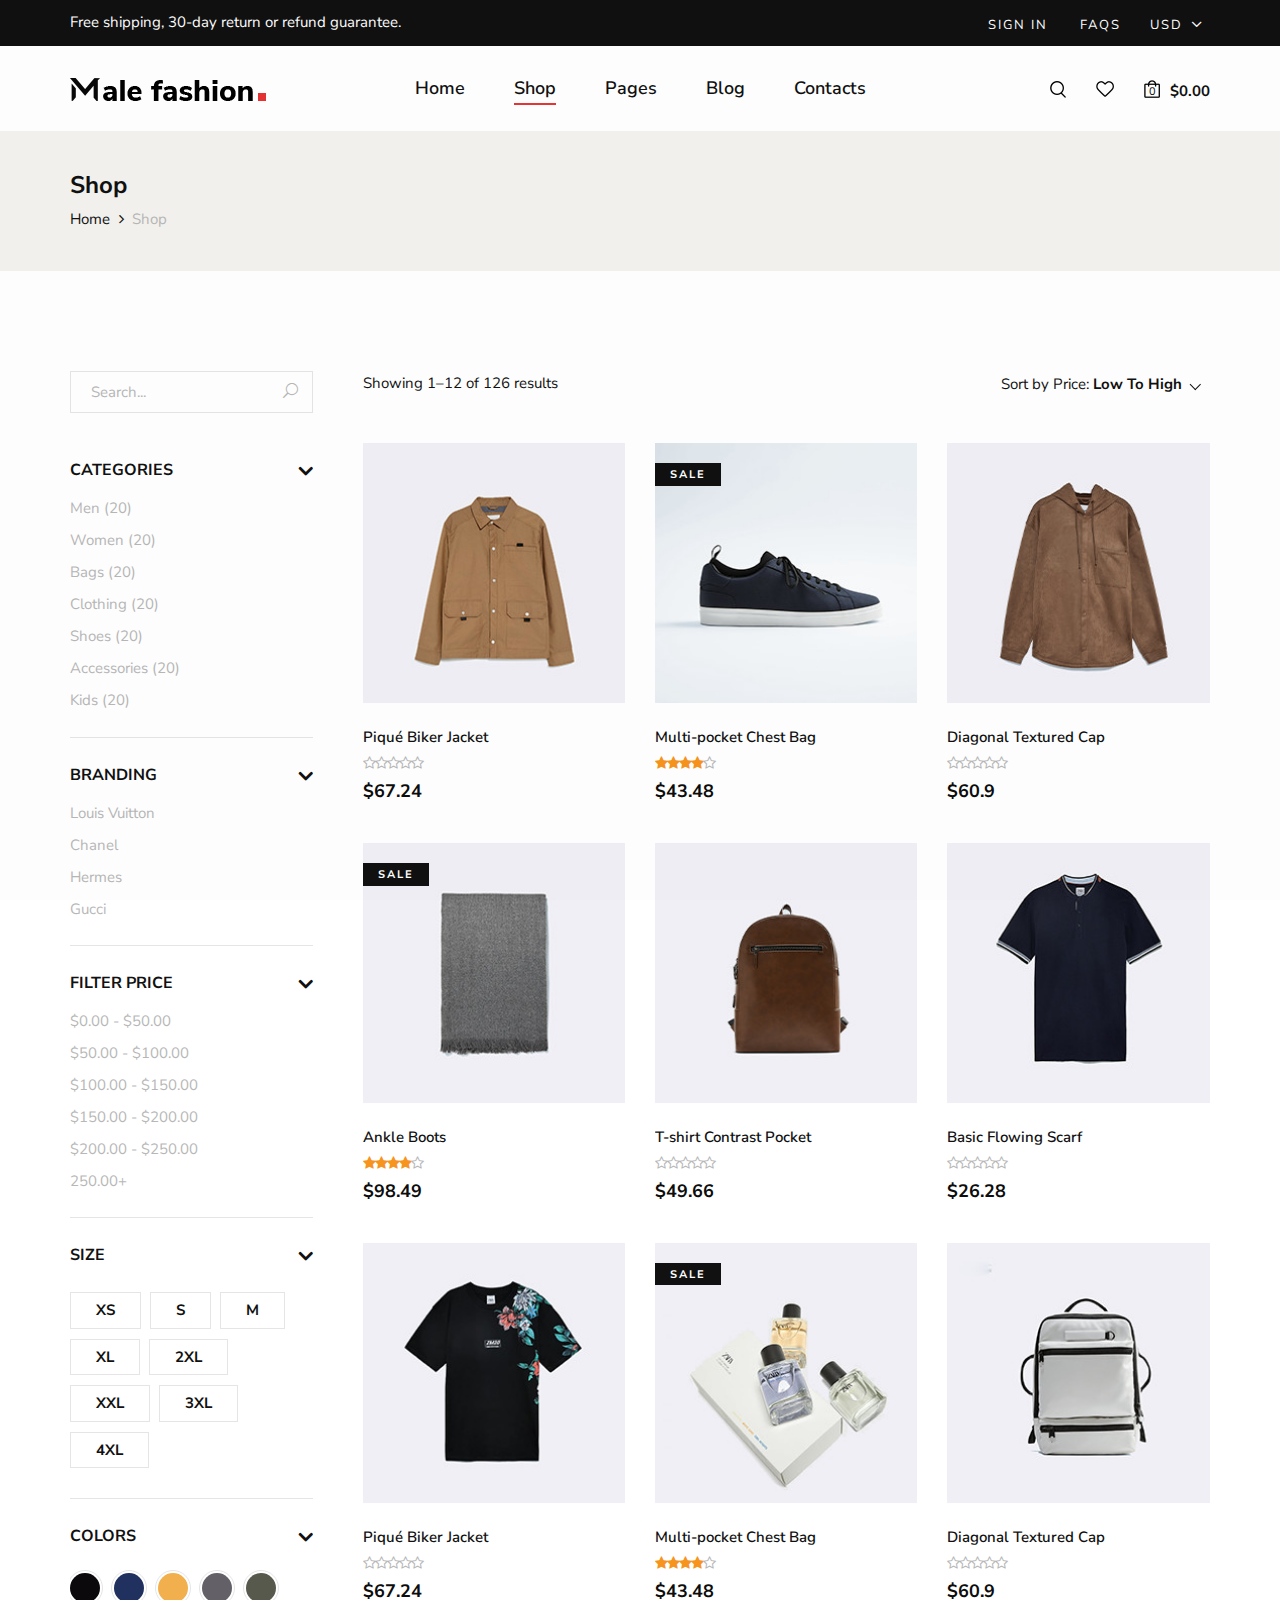
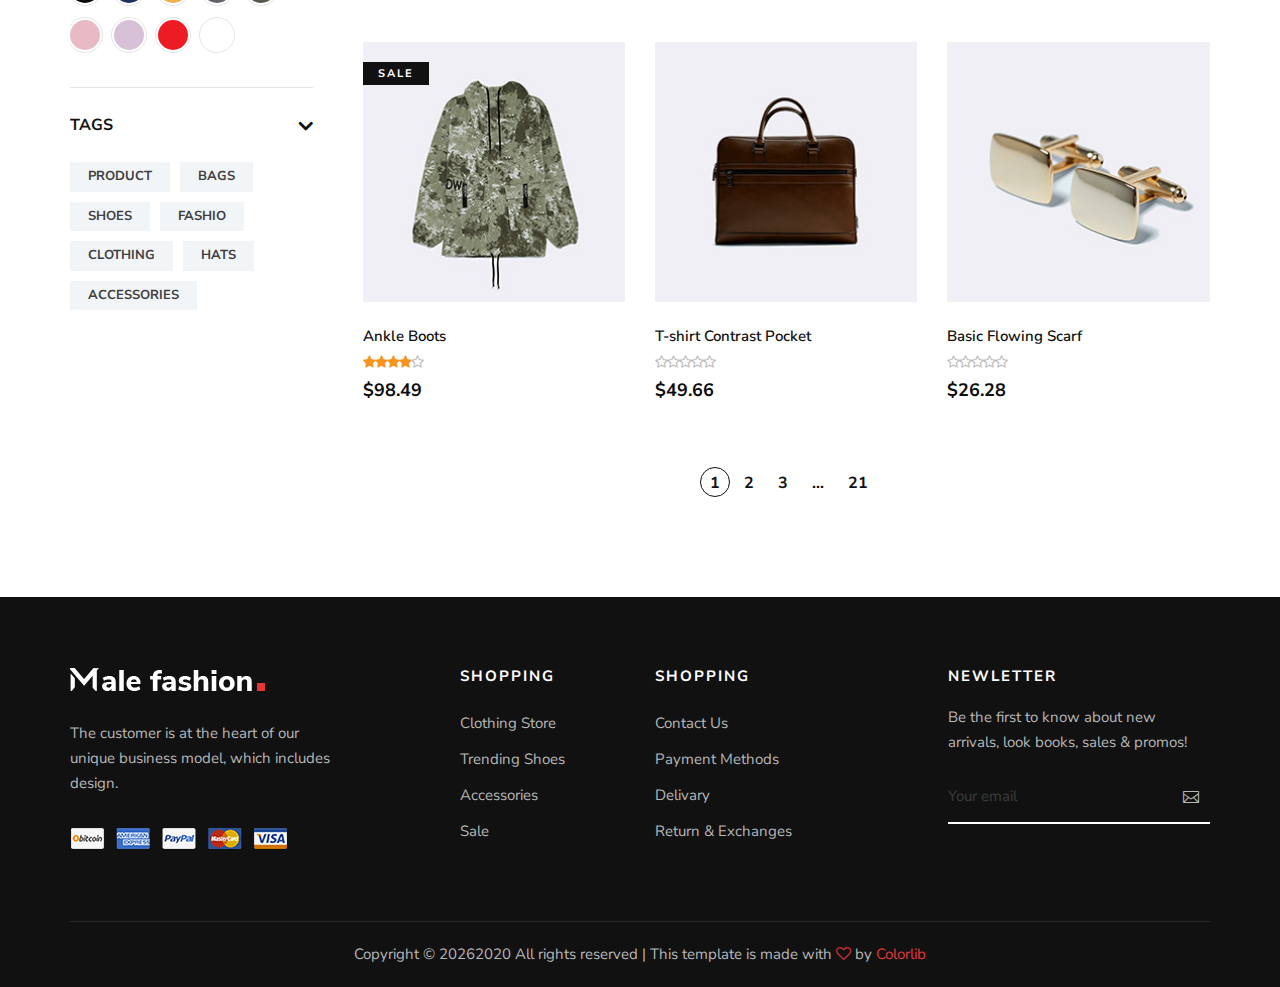
<file: shop.html>
<!DOCTYPE html>
<html lang="zxx">

<head>
    <meta charset="UTF-8">
    <meta name="description" content="Male_Fashion Template">
    <meta name="keywords" content="Male_Fashion, unica, creative, html">
    <meta name="viewport" content="width=device-width, initial-scale=1.0">
    <meta http-equiv="X-UA-Compatible" content="ie=edge">
    <title>Male-Fashion | Template</title>

    <!-- Google Font -->
    <link href="https://fonts.googleapis.com/css2?family=Nunito+Sans:wght@300;400;600;700;800;900&display=swap"
    rel="stylesheet">

    <!-- Css Styles -->
    <link rel="stylesheet" href="css/bootstrap.min.css" type="text/css">
    <link rel="stylesheet" href="css/font-awesome.min.css" type="text/css">
    <link rel="stylesheet" href="css/elegant-icons.css" type="text/css">
    <link rel="stylesheet" href="css/magnific-popup.css" type="text/css">
    <link rel="stylesheet" href="css/nice-select.css" type="text/css">
    <link rel="stylesheet" href="css/owl.carousel.min.css" type="text/css">
    <link rel="stylesheet" href="css/slicknav.min.css" type="text/css">
    <link rel="stylesheet" href="css/style.css" type="text/css">
</head>

<body>
    <!-- Page Preloder -->
    <div id="preloder">
        <div class="loader"></div>
    </div>

    <!-- Offcanvas Menu Begin -->
    <div class="offcanvas-menu-overlay"></div>
    <div class="offcanvas-menu-wrapper">
        <div class="offcanvas__option">
            <div class="offcanvas__links">
                <a href="#">Sign in</a>
                <a href="#">FAQs</a>
            </div>
            <div class="offcanvas__top__hover">
                <span>Usd <i class="arrow_carrot-down"></i></span>
                <ul>
                    <li>USD</li>
                    <li>EUR</li>
                    <li>USD</li>
                </ul>
            </div>
        </div>
        <div class="offcanvas__nav__option">
            <a href="#" class="search-switch"><img src="img/icon/search.png" alt=""></a>
            <a href="#"><img src="img/icon/heart.png" alt=""></a>
            <a href="#"><img src="img/icon/cart.png" alt=""> <span>0</span></a>
            <div class="price">$0.00</div>
        </div>
        <div id="mobile-menu-wrap"></div>
        <div class="offcanvas__text">
            <p>Free shipping, 30-day return or refund guarantee.</p>
        </div>
    </div>
    <!-- Offcanvas Menu End -->

    <!-- Header Section Begin -->
    <header class="header">
        <div class="header__top">
            <div class="container">
                <div class="row">
                    <div class="col-lg-6 col-md-7">
                        <div class="header__top__left">
                            <p>Free shipping, 30-day return or refund guarantee.</p>
                        </div>
                    </div>
                    <div class="col-lg-6 col-md-5">
                        <div class="header__top__right">
                            <div class="header__top__links">
                                <a href="#">Sign in</a>
                                <a href="#">FAQs</a>
                            </div>
                            <div class="header__top__hover">
                                <span>Usd <i class="arrow_carrot-down"></i></span>
                                <ul>
                                    <li>USD</li>
                                    <li>EUR</li>
                                    <li>USD</li>
                                </ul>
                            </div>
                        </div>
                    </div>
                </div>
            </div>
        </div>
        <div class="container">
            <div class="row">
                <div class="col-lg-3 col-md-3">
                    <div class="header__logo">
                        <a href="./index.html"><img src="img/logo.png" alt=""></a>
                    </div>
                </div>
                <div class="col-lg-6 col-md-6">
                    <nav class="header__menu mobile-menu">
                        <ul>
                            <li><a href="./index.html">Home</a></li>
                            <li class="active"><a href="./shop.html">Shop</a></li>
                            <li><a href="#">Pages</a>
                                <ul class="dropdown">
                                    <li><a href="./about.html">About Us</a></li>
                                    <li><a href="./shop-details.html">Shop Details</a></li>
                                    <li><a href="./shopping-cart.html">Shopping Cart</a></li>
                                    <li><a href="./checkout.html">Check Out</a></li>
                                    <li><a href="./blog-details.html">Blog Details</a></li>
                                </ul>
                            </li>
                            <li><a href="./blog.html">Blog</a></li>
                            <li><a href="./contact.html">Contacts</a></li>
                        </ul>
                    </nav>
                </div>
                <div class="col-lg-3 col-md-3">
                    <div class="header__nav__option">
                        <a href="#" class="search-switch"><img src="img/icon/search.png" alt=""></a>
                        <a href="#"><img src="img/icon/heart.png" alt=""></a>
                        <a href="#"><img src="img/icon/cart.png" alt=""> <span>0</span></a>
                        <div class="price">$0.00</div>
                    </div>
                </div>
            </div>
            <div class="canvas__open"><i class="fa fa-bars"></i></div>
        </div>
    </header>
    <!-- Header Section End -->

    <!-- Breadcrumb Section Begin -->
    <section class="breadcrumb-option">
        <div class="container">
            <div class="row">
                <div class="col-lg-12">
                    <div class="breadcrumb__text">
                        <h4>Shop</h4>
                        <div class="breadcrumb__links">
                            <a href="./index.html">Home</a>
                            <span>Shop</span>
                        </div>
                    </div>
                </div>
            </div>
        </div>
    </section>
    <!-- Breadcrumb Section End -->

    <!-- Shop Section Begin -->
    <section class="shop spad">
        <div class="container">
            <div class="row">
                <div class="col-lg-3">
                    <div class="shop__sidebar">
                        <div class="shop__sidebar__search">
                            <form action="#">
                                <input type="text" placeholder="Search...">
                                <button type="submit"><span class="icon_search"></span></button>
                            </form>
                        </div>
                        <div class="shop__sidebar__accordion">
                            <div class="accordion" id="accordionExample">
                                <div class="card">
                                    <div class="card-heading">
                                        <a data-toggle="collapse" data-target="#collapseOne">Categories</a>
                                    </div>
                                    <div id="collapseOne" class="collapse show" data-parent="#accordionExample">
                                        <div class="card-body">
                                            <div class="shop__sidebar__categories">
                                                <ul class="nice-scroll">
                                                    <li><a href="#">Men (20)</a></li>
                                                    <li><a href="#">Women (20)</a></li>
                                                    <li><a href="#">Bags (20)</a></li>
                                                    <li><a href="#">Clothing (20)</a></li>
                                                    <li><a href="#">Shoes (20)</a></li>
                                                    <li><a href="#">Accessories (20)</a></li>
                                                    <li><a href="#">Kids (20)</a></li>
                                                    <li><a href="#">Kids (20)</a></li>
                                                    <li><a href="#">Kids (20)</a></li>
                                                </ul>
                                            </div>
                                        </div>
                                    </div>
                                </div>
                                <div class="card">
                                    <div class="card-heading">
                                        <a data-toggle="collapse" data-target="#collapseTwo">Branding</a>
                                    </div>
                                    <div id="collapseTwo" class="collapse show" data-parent="#accordionExample">
                                        <div class="card-body">
                                            <div class="shop__sidebar__brand">
                                                <ul>
                                                    <li><a href="#">Louis Vuitton</a></li>
                                                    <li><a href="#">Chanel</a></li>
                                                    <li><a href="#">Hermes</a></li>
                                                    <li><a href="#">Gucci</a></li>
                                                </ul>
                                            </div>
                                        </div>
                                    </div>
                                </div>
                                <div class="card">
                                    <div class="card-heading">
                                        <a data-toggle="collapse" data-target="#collapseThree">Filter Price</a>
                                    </div>
                                    <div id="collapseThree" class="collapse show" data-parent="#accordionExample">
                                        <div class="card-body">
                                            <div class="shop__sidebar__price">
                                                <ul>
                                                    <li><a href="#">$0.00 - $50.00</a></li>
                                                    <li><a href="#">$50.00 - $100.00</a></li>
                                                    <li><a href="#">$100.00 - $150.00</a></li>
                                                    <li><a href="#">$150.00 - $200.00</a></li>
                                                    <li><a href="#">$200.00 - $250.00</a></li>
                                                    <li><a href="#">250.00+</a></li>
                                                </ul>
                                            </div>
                                        </div>
                                    </div>
                                </div>
                                <div class="card">
                                    <div class="card-heading">
                                        <a data-toggle="collapse" data-target="#collapseFour">Size</a>
                                    </div>
                                    <div id="collapseFour" class="collapse show" data-parent="#accordionExample">
                                        <div class="card-body">
                                            <div class="shop__sidebar__size">
                                                <label for="xs">xs
                                                    <input type="radio" id="xs">
                                                </label>
                                                <label for="sm">s
                                                    <input type="radio" id="sm">
                                                </label>
                                                <label for="md">m
                                                    <input type="radio" id="md">
                                                </label>
                                                <label for="xl">xl
                                                    <input type="radio" id="xl">
                                                </label>
                                                <label for="2xl">2xl
                                                    <input type="radio" id="2xl">
                                                </label>
                                                <label for="xxl">xxl
                                                    <input type="radio" id="xxl">
                                                </label>
                                                <label for="3xl">3xl
                                                    <input type="radio" id="3xl">
                                                </label>
                                                <label for="4xl">4xl
                                                    <input type="radio" id="4xl">
                                                </label>
                                            </div>
                                        </div>
                                    </div>
                                </div>
                                <div class="card">
                                    <div class="card-heading">
                                        <a data-toggle="collapse" data-target="#collapseFive">Colors</a>
                                    </div>
                                    <div id="collapseFive" class="collapse show" data-parent="#accordionExample">
                                        <div class="card-body">
                                            <div class="shop__sidebar__color">
                                                <label class="c-1" for="sp-1">
                                                    <input type="radio" id="sp-1">
                                                </label>
                                                <label class="c-2" for="sp-2">
                                                    <input type="radio" id="sp-2">
                                                </label>
                                                <label class="c-3" for="sp-3">
                                                    <input type="radio" id="sp-3">
                                                </label>
                                                <label class="c-4" for="sp-4">
                                                    <input type="radio" id="sp-4">
                                                </label>
                                                <label class="c-5" for="sp-5">
                                                    <input type="radio" id="sp-5">
                                                </label>
                                                <label class="c-6" for="sp-6">
                                                    <input type="radio" id="sp-6">
                                                </label>
                                                <label class="c-7" for="sp-7">
                                                    <input type="radio" id="sp-7">
                                                </label>
                                                <label class="c-8" for="sp-8">
                                                    <input type="radio" id="sp-8">
                                                </label>
                                                <label class="c-9" for="sp-9">
                                                    <input type="radio" id="sp-9">
                                                </label>
                                            </div>
                                        </div>
                                    </div>
                                </div>
                                <div class="card">
                                    <div class="card-heading">
                                        <a data-toggle="collapse" data-target="#collapseSix">Tags</a>
                                    </div>
                                    <div id="collapseSix" class="collapse show" data-parent="#accordionExample">
                                        <div class="card-body">
                                            <div class="shop__sidebar__tags">
                                                <a href="#">Product</a>
                                                <a href="#">Bags</a>
                                                <a href="#">Shoes</a>
                                                <a href="#">Fashio</a>
                                                <a href="#">Clothing</a>
                                                <a href="#">Hats</a>
                                                <a href="#">Accessories</a>
                                            </div>
                                        </div>
                                    </div>
                                </div>
                            </div>
                        </div>
                    </div>
                </div>
                <div class="col-lg-9">
                    <div class="shop__product__option">
                        <div class="row">
                            <div class="col-lg-6 col-md-6 col-sm-6">
                                <div class="shop__product__option__left">
                                    <p>Showing 1–12 of 126 results</p>
                                </div>
                            </div>
                            <div class="col-lg-6 col-md-6 col-sm-6">
                                <div class="shop__product__option__right">
                                    <p>Sort by Price:</p>
                                    <select>
                                        <option value="">Low To High</option>
                                        <option value="">$0 - $55</option>
                                        <option value="">$55 - $100</option>
                                    </select>
                                </div>
                            </div>
                        </div>
                    </div>
                    <div class="row">
                        <div class="col-lg-4 col-md-6 col-sm-6">
                            <div class="product__item">
                                <div class="product__item__pic set-bg" data-setbg="img/product/product-2.jpg">
                                    <ul class="product__hover">
                                        <li><a href="#"><img src="img/icon/heart.png" alt=""></a></li>
                                        <li><a href="#"><img src="img/icon/compare.png" alt=""> <span>Compare</span></a>
                                        </li>
                                        <li><a href="#"><img src="img/icon/search.png" alt=""></a></li>
                                    </ul>
                                </div>
                                <div class="product__item__text">
                                    <h6>Piqué Biker Jacket</h6>
                                    <a href="#" class="add-cart">+ Add To Cart</a>
                                    <div class="rating">
                                        <i class="fa fa-star-o"></i>
                                        <i class="fa fa-star-o"></i>
                                        <i class="fa fa-star-o"></i>
                                        <i class="fa fa-star-o"></i>
                                        <i class="fa fa-star-o"></i>
                                    </div>
                                    <h5>$67.24</h5>
                                    <div class="product__color__select">
                                        <label for="pc-4">
                                            <input type="radio" id="pc-4">
                                        </label>
                                        <label class="active black" for="pc-5">
                                            <input type="radio" id="pc-5">
                                        </label>
                                        <label class="grey" for="pc-6">
                                            <input type="radio" id="pc-6">
                                        </label>
                                    </div>
                                </div>
                            </div>
                        </div>
                        <div class="col-lg-4 col-md-6 col-sm-6">
                            <div class="product__item sale">
                                <div class="product__item__pic set-bg" data-setbg="img/product/product-3.jpg">
                                    <span class="label">Sale</span>
                                    <ul class="product__hover">
                                        <li><a href="#"><img src="img/icon/heart.png" alt=""></a></li>
                                        <li><a href="#"><img src="img/icon/compare.png" alt=""> <span>Compare</span></a>
                                        </li>
                                        <li><a href="#"><img src="img/icon/search.png" alt=""></a></li>
                                    </ul>
                                </div>
                                <div class="product__item__text">
                                    <h6>Multi-pocket Chest Bag</h6>
                                    <a href="#" class="add-cart">+ Add To Cart</a>
                                    <div class="rating">
                                        <i class="fa fa-star"></i>
                                        <i class="fa fa-star"></i>
                                        <i class="fa fa-star"></i>
                                        <i class="fa fa-star"></i>
                                        <i class="fa fa-star-o"></i>
                                    </div>
                                    <h5>$43.48</h5>
                                    <div class="product__color__select">
                                        <label for="pc-7">
                                            <input type="radio" id="pc-7">
                                        </label>
                                        <label class="active black" for="pc-8">
                                            <input type="radio" id="pc-8">
                                        </label>
                                        <label class="grey" for="pc-9">
                                            <input type="radio" id="pc-9">
                                        </label>
                                    </div>
                                </div>
                            </div>
                        </div>
                        <div class="col-lg-4 col-md-6 col-sm-6">
                            <div class="product__item">
                                <div class="product__item__pic set-bg" data-setbg="img/product/product-4.jpg">
                                    <ul class="product__hover">
                                        <li><a href="#"><img src="img/icon/heart.png" alt=""></a></li>
                                        <li><a href="#"><img src="img/icon/compare.png" alt=""> <span>Compare</span></a>
                                        </li>
                                        <li><a href="#"><img src="img/icon/search.png" alt=""></a></li>
                                    </ul>
                                </div>
                                <div class="product__item__text">
                                    <h6>Diagonal Textured Cap</h6>
                                    <a href="#" class="add-cart">+ Add To Cart</a>
                                    <div class="rating">
                                        <i class="fa fa-star-o"></i>
                                        <i class="fa fa-star-o"></i>
                                        <i class="fa fa-star-o"></i>
                                        <i class="fa fa-star-o"></i>
                                        <i class="fa fa-star-o"></i>
                                    </div>
                                    <h5>$60.9</h5>
                                    <div class="product__color__select">
                                        <label for="pc-10">
                                            <input type="radio" id="pc-10">
                                        </label>
                                        <label class="active black" for="pc-11">
                                            <input type="radio" id="pc-11">
                                        </label>
                                        <label class="grey" for="pc-12">
                                            <input type="radio" id="pc-12">
                                        </label>
                                    </div>
                                </div>
                            </div>
                        </div>
                        <div class="col-lg-4 col-md-6 col-sm-6">
                            <div class="product__item sale">
                                <div class="product__item__pic set-bg" data-setbg="img/product/product-6.jpg">
                                    <span class="label">Sale</span>
                                    <ul class="product__hover">
                                        <li><a href="#"><img src="img/icon/heart.png" alt=""></a></li>
                                        <li><a href="#"><img src="img/icon/compare.png" alt=""> <span>Compare</span></a>
                                        </li>
                                        <li><a href="#"><img src="img/icon/search.png" alt=""></a></li>
                                    </ul>
                                </div>
                                <div class="product__item__text">
                                    <h6>Ankle Boots</h6>
                                    <a href="#" class="add-cart">+ Add To Cart</a>
                                    <div class="rating">
                                        <i class="fa fa-star"></i>
                                        <i class="fa fa-star"></i>
                                        <i class="fa fa-star"></i>
                                        <i class="fa fa-star"></i>
                                        <i class="fa fa-star-o"></i>
                                    </div>
                                    <h5>$98.49</h5>
                                    <div class="product__color__select">
                                        <label for="pc-16">
                                            <input type="radio" id="pc-16">
                                        </label>
                                        <label class="active black" for="pc-17">
                                            <input type="radio" id="pc-17">
                                        </label>
                                        <label class="grey" for="pc-18">
                                            <input type="radio" id="pc-18">
                                        </label>
                                    </div>
                                </div>
                            </div>
                        </div>
                        <div class="col-lg-4 col-md-6 col-sm-6">
                            <div class="product__item">
                                <div class="product__item__pic set-bg" data-setbg="img/product/product-7.jpg">
                                    <ul class="product__hover">
                                        <li><a href="#"><img src="img/icon/heart.png" alt=""></a></li>
                                        <li><a href="#"><img src="img/icon/compare.png" alt=""> <span>Compare</span></a>
                                        </li>
                                        <li><a href="#"><img src="img/icon/search.png" alt=""></a></li>
                                    </ul>
                                </div>
                                <div class="product__item__text">
                                    <h6>T-shirt Contrast Pocket</h6>
                                    <a href="#" class="add-cart">+ Add To Cart</a>
                                    <div class="rating">
                                        <i class="fa fa-star-o"></i>
                                        <i class="fa fa-star-o"></i>
                                        <i class="fa fa-star-o"></i>
                                        <i class="fa fa-star-o"></i>
                                        <i class="fa fa-star-o"></i>
                                    </div>
                                    <h5>$49.66</h5>
                                    <div class="product__color__select">
                                        <label for="pc-19">
                                            <input type="radio" id="pc-19">
                                        </label>
                                        <label class="active black" for="pc-20">
                                            <input type="radio" id="pc-20">
                                        </label>
                                        <label class="grey" for="pc-21">
                                            <input type="radio" id="pc-21">
                                        </label>
                                    </div>
                                </div>
                            </div>
                        </div>
                        <div class="col-lg-4 col-md-6 col-sm-6">
                            <div class="product__item">
                                <div class="product__item__pic set-bg" data-setbg="img/product/product-8.jpg">
                                    <ul class="product__hover">
                                        <li><a href="#"><img src="img/icon/heart.png" alt=""></a></li>
                                        <li><a href="#"><img src="img/icon/compare.png" alt=""> <span>Compare</span></a>
                                        </li>
                                        <li><a href="#"><img src="img/icon/search.png" alt=""></a></li>
                                    </ul>
                                </div>
                                <div class="product__item__text">
                                    <h6>Basic Flowing Scarf</h6>
                                    <a href="#" class="add-cart">+ Add To Cart</a>
                                    <div class="rating">
                                        <i class="fa fa-star-o"></i>
                                        <i class="fa fa-star-o"></i>
                                        <i class="fa fa-star-o"></i>
                                        <i class="fa fa-star-o"></i>
                                        <i class="fa fa-star-o"></i>
                                    </div>
                                    <h5>$26.28</h5>
                                    <div class="product__color__select">
                                        <label for="pc-22">
                                            <input type="radio" id="pc-22">
                                        </label>
                                        <label class="active black" for="pc-23">
                                            <input type="radio" id="pc-23">
                                        </label>
                                        <label class="grey" for="pc-24">
                                            <input type="radio" id="pc-24">
                                        </label>
                                    </div>
                                </div>
                            </div>
                        </div>
                        <div class="col-lg-4 col-md-6 col-sm-6">
                            <div class="product__item">
                                <div class="product__item__pic set-bg" data-setbg="img/product/product-9.jpg">
                                    <ul class="product__hover">
                                        <li><a href="#"><img src="img/icon/heart.png" alt=""></a></li>
                                        <li><a href="#"><img src="img/icon/compare.png" alt=""> <span>Compare</span></a>
                                        </li>
                                        <li><a href="#"><img src="img/icon/search.png" alt=""></a></li>
                                    </ul>
                                </div>
                                <div class="product__item__text">
                                    <h6>Piqué Biker Jacket</h6>
                                    <a href="#" class="add-cart">+ Add To Cart</a>
                                    <div class="rating">
                                        <i class="fa fa-star-o"></i>
                                        <i class="fa fa-star-o"></i>
                                        <i class="fa fa-star-o"></i>
                                        <i class="fa fa-star-o"></i>
                                        <i class="fa fa-star-o"></i>
                                    </div>
                                    <h5>$67.24</h5>
                                    <div class="product__color__select">
                                        <label for="pc-25">
                                            <input type="radio" id="pc-25">
                                        </label>
                                        <label class="active black" for="pc-26">
                                            <input type="radio" id="pc-26">
                                        </label>
                                        <label class="grey" for="pc-27">
                                            <input type="radio" id="pc-27">
                                        </label>
                                    </div>
                                </div>
                            </div>
                        </div>
                        <div class="col-lg-4 col-md-6 col-sm-6">
                            <div class="product__item sale">
                                <div class="product__item__pic set-bg" data-setbg="img/product/product-10.jpg">
                                    <span class="label">Sale</span>
                                    <ul class="product__hover">
                                        <li><a href="#"><img src="img/icon/heart.png" alt=""></a></li>
                                        <li><a href="#"><img src="img/icon/compare.png" alt=""> <span>Compare</span></a>
                                        </li>
                                        <li><a href="#"><img src="img/icon/search.png" alt=""></a></li>
                                    </ul>
                                </div>
                                <div class="product__item__text">
                                    <h6>Multi-pocket Chest Bag</h6>
                                    <a href="#" class="add-cart">+ Add To Cart</a>
                                    <div class="rating">
                                        <i class="fa fa-star"></i>
                                        <i class="fa fa-star"></i>
                                        <i class="fa fa-star"></i>
                                        <i class="fa fa-star"></i>
                                        <i class="fa fa-star-o"></i>
                                    </div>
                                    <h5>$43.48</h5>
                                    <div class="product__color__select">
                                        <label for="pc-28">
                                            <input type="radio" id="pc-28">
                                        </label>
                                        <label class="active black" for="pc-29">
                                            <input type="radio" id="pc-29">
                                        </label>
                                        <label class="grey" for="pc-30">
                                            <input type="radio" id="pc-30">
                                        </label>
                                    </div>
                                </div>
                            </div>
                        </div>
                        <div class="col-lg-4 col-md-6 col-sm-6">
                            <div class="product__item">
                                <div class="product__item__pic set-bg" data-setbg="img/product/product-11.jpg">
                                    <ul class="product__hover">
                                        <li><a href="#"><img src="img/icon/heart.png" alt=""></a></li>
                                        <li><a href="#"><img src="img/icon/compare.png" alt=""> <span>Compare</span></a>
                                        </li>
                                        <li><a href="#"><img src="img/icon/search.png" alt=""></a></li>
                                    </ul>
                                </div>
                                <div class="product__item__text">
                                    <h6>Diagonal Textured Cap</h6>
                                    <a href="#" class="add-cart">+ Add To Cart</a>
                                    <div class="rating">
                                        <i class="fa fa-star-o"></i>
                                        <i class="fa fa-star-o"></i>
                                        <i class="fa fa-star-o"></i>
                                        <i class="fa fa-star-o"></i>
                                        <i class="fa fa-star-o"></i>
                                    </div>
                                    <h5>$60.9</h5>
                                    <div class="product__color__select">
                                        <label for="pc-31">
                                            <input type="radio" id="pc-31">
                                        </label>
                                        <label class="active black" for="pc-32">
                                            <input type="radio" id="pc-32">
                                        </label>
                                        <label class="grey" for="pc-33">
                                            <input type="radio" id="pc-33">
                                        </label>
                                    </div>
                                </div>
                            </div>
                        </div>
                        <div class="col-lg-4 col-md-6 col-sm-6">
                            <div class="product__item sale">
                                <div class="product__item__pic set-bg" data-setbg="img/product/product-12.jpg">
                                    <span class="label">Sale</span>
                                    <ul class="product__hover">
                                        <li><a href="#"><img src="img/icon/heart.png" alt=""></a></li>
                                        <li><a href="#"><img src="img/icon/compare.png" alt=""> <span>Compare</span></a>
                                        </li>
                                        <li><a href="#"><img src="img/icon/search.png" alt=""></a></li>
                                    </ul>
                                </div>
                                <div class="product__item__text">
                                    <h6>Ankle Boots</h6>
                                    <a href="#" class="add-cart">+ Add To Cart</a>
                                    <div class="rating">
                                        <i class="fa fa-star"></i>
                                        <i class="fa fa-star"></i>
                                        <i class="fa fa-star"></i>
                                        <i class="fa fa-star"></i>
                                        <i class="fa fa-star-o"></i>
                                    </div>
                                    <h5>$98.49</h5>
                                    <div class="product__color__select">
                                        <label for="pc-34">
                                            <input type="radio" id="pc-34">
                                        </label>
                                        <label class="active black" for="pc-35">
                                            <input type="radio" id="pc-35">
                                        </label>
                                        <label class="grey" for="pc-36">
                                            <input type="radio" id="pc-36">
                                        </label>
                                    </div>
                                </div>
                            </div>
                        </div>
                        <div class="col-lg-4 col-md-6 col-sm-6">
                            <div class="product__item">
                                <div class="product__item__pic set-bg" data-setbg="img/product/product-13.jpg">
                                    <ul class="product__hover">
                                        <li><a href="#"><img src="img/icon/heart.png" alt=""></a></li>
                                        <li><a href="#"><img src="img/icon/compare.png" alt=""> <span>Compare</span></a>
                                        </li>
                                        <li><a href="#"><img src="img/icon/search.png" alt=""></a></li>
                                    </ul>
                                </div>
                                <div class="product__item__text">
                                    <h6>T-shirt Contrast Pocket</h6>
                                    <a href="#" class="add-cart">+ Add To Cart</a>
                                    <div class="rating">
                                        <i class="fa fa-star-o"></i>
                                        <i class="fa fa-star-o"></i>
                                        <i class="fa fa-star-o"></i>
                                        <i class="fa fa-star-o"></i>
                                        <i class="fa fa-star-o"></i>
                                    </div>
                                    <h5>$49.66</h5>
                                    <div class="product__color__select">
                                        <label for="pc-37">
                                            <input type="radio" id="pc-37">
                                        </label>
                                        <label class="active black" for="pc-38">
                                            <input type="radio" id="pc-38">
                                        </label>
                                        <label class="grey" for="pc-39">
                                            <input type="radio" id="pc-39">
                                        </label>
                                    </div>
                                </div>
                            </div>
                        </div>
                        <div class="col-lg-4 col-md-6 col-sm-6">
                            <div class="product__item">
                                <div class="product__item__pic set-bg" data-setbg="img/product/product-14.jpg">
                                    <ul class="product__hover">
                                        <li><a href="#"><img src="img/icon/heart.png" alt=""></a></li>
                                        <li><a href="#"><img src="img/icon/compare.png" alt=""> <span>Compare</span></a>
                                        </li>
                                        <li><a href="#"><img src="img/icon/search.png" alt=""></a></li>
                                    </ul>
                                </div>
                                <div class="product__item__text">
                                    <h6>Basic Flowing Scarf</h6>
                                    <a href="#" class="add-cart">+ Add To Cart</a>
                                    <div class="rating">
                                        <i class="fa fa-star-o"></i>
                                        <i class="fa fa-star-o"></i>
                                        <i class="fa fa-star-o"></i>
                                        <i class="fa fa-star-o"></i>
                                        <i class="fa fa-star-o"></i>
                                    </div>
                                    <h5>$26.28</h5>
                                    <div class="product__color__select">
                                        <label for="pc-40">
                                            <input type="radio" id="pc-40">
                                        </label>
                                        <label class="active black" for="pc-41">
                                            <input type="radio" id="pc-41">
                                        </label>
                                        <label class="grey" for="pc-42">
                                            <input type="radio" id="pc-42">
                                        </label>
                                    </div>
                                </div>
                            </div>
                        </div>
                    </div>
                    <div class="row">
                        <div class="col-lg-12">
                            <div class="product__pagination">
                                <a class="active" href="#">1</a>
                                <a href="#">2</a>
                                <a href="#">3</a>
                                <span>...</span>
                                <a href="#">21</a>
                            </div>
                        </div>
                    </div>
                </div>
            </div>
        </div>
    </section>
    <!-- Shop Section End -->

    <!-- Footer Section Begin -->
    <footer class="footer">
        <div class="container">
            <div class="row">
                <div class="col-lg-3 col-md-6 col-sm-6">
                    <div class="footer__about">
                        <div class="footer__logo">
                            <a href="#"><img src="img/footer-logo.png" alt=""></a>
                        </div>
                        <p>The customer is at the heart of our unique business model, which includes design.</p>
                        <a href="#"><img src="img/payment.png" alt=""></a>
                    </div>
                </div>
                <div class="col-lg-2 offset-lg-1 col-md-3 col-sm-6">
                    <div class="footer__widget">
                        <h6>Shopping</h6>
                        <ul>
                            <li><a href="#">Clothing Store</a></li>
                            <li><a href="#">Trending Shoes</a></li>
                            <li><a href="#">Accessories</a></li>
                            <li><a href="#">Sale</a></li>
                        </ul>
                    </div>
                </div>
                <div class="col-lg-2 col-md-3 col-sm-6">
                    <div class="footer__widget">
                        <h6>Shopping</h6>
                        <ul>
                            <li><a href="#">Contact Us</a></li>
                            <li><a href="#">Payment Methods</a></li>
                            <li><a href="#">Delivary</a></li>
                            <li><a href="#">Return & Exchanges</a></li>
                        </ul>
                    </div>
                </div>
                <div class="col-lg-3 offset-lg-1 col-md-6 col-sm-6">
                    <div class="footer__widget">
                        <h6>NewLetter</h6>
                        <div class="footer__newslatter">
                            <p>Be the first to know about new arrivals, look books, sales & promos!</p>
                            <form action="#">
                                <input type="text" placeholder="Your email">
                                <button type="submit"><span class="icon_mail_alt"></span></button>
                            </form>
                        </div>
                    </div>
                </div>
            </div>
            <div class="row">
                <div class="col-lg-12 text-center">
                    <div class="footer__copyright__text">
                        <!-- Link back to Colorlib can't be removed. Template is licensed under CC BY 3.0. -->
                        <p>Copyright ©
                            <script>
                                document.write(new Date().getFullYear());
                            </script>2020
                            All rights reserved | This template is made with <i class="fa fa-heart-o"
                            aria-hidden="true"></i> by <a href="https://colorlib.com" target="_blank">Colorlib</a>
                        </p>
                        <!-- Link back to Colorlib can't be removed. Template is licensed under CC BY 3.0. -->
                    </div>
                </div>
            </div>
        </div>
    </footer>
    <!-- Footer Section End -->

    <!-- Search Begin -->
    <div class="search-model">
        <div class="h-100 d-flex align-items-center justify-content-center">
            <div class="search-close-switch">+</div>
            <form class="search-model-form">
                <input type="text" id="search-input" placeholder="Search here.....">
            </form>
        </div>
    </div>
    <!-- Search End -->

    <!-- Js Plugins -->
    <script src="js/jquery-3.3.1.min.js"></script>
    <script src="js/bootstrap.min.js"></script>
    <script src="js/jquery.nice-select.min.js"></script>
    <script src="js/jquery.nicescroll.min.js"></script>
    <script src="js/jquery.magnific-popup.min.js"></script>
    <script src="js/jquery.countdown.min.js"></script>
    <script src="js/jquery.slicknav.js"></script>
    <script src="js/mixitup.min.js"></script>
    <script src="js/owl.carousel.min.js"></script>
    <script src="js/main.js"></script>
</body>

</html>
</file>
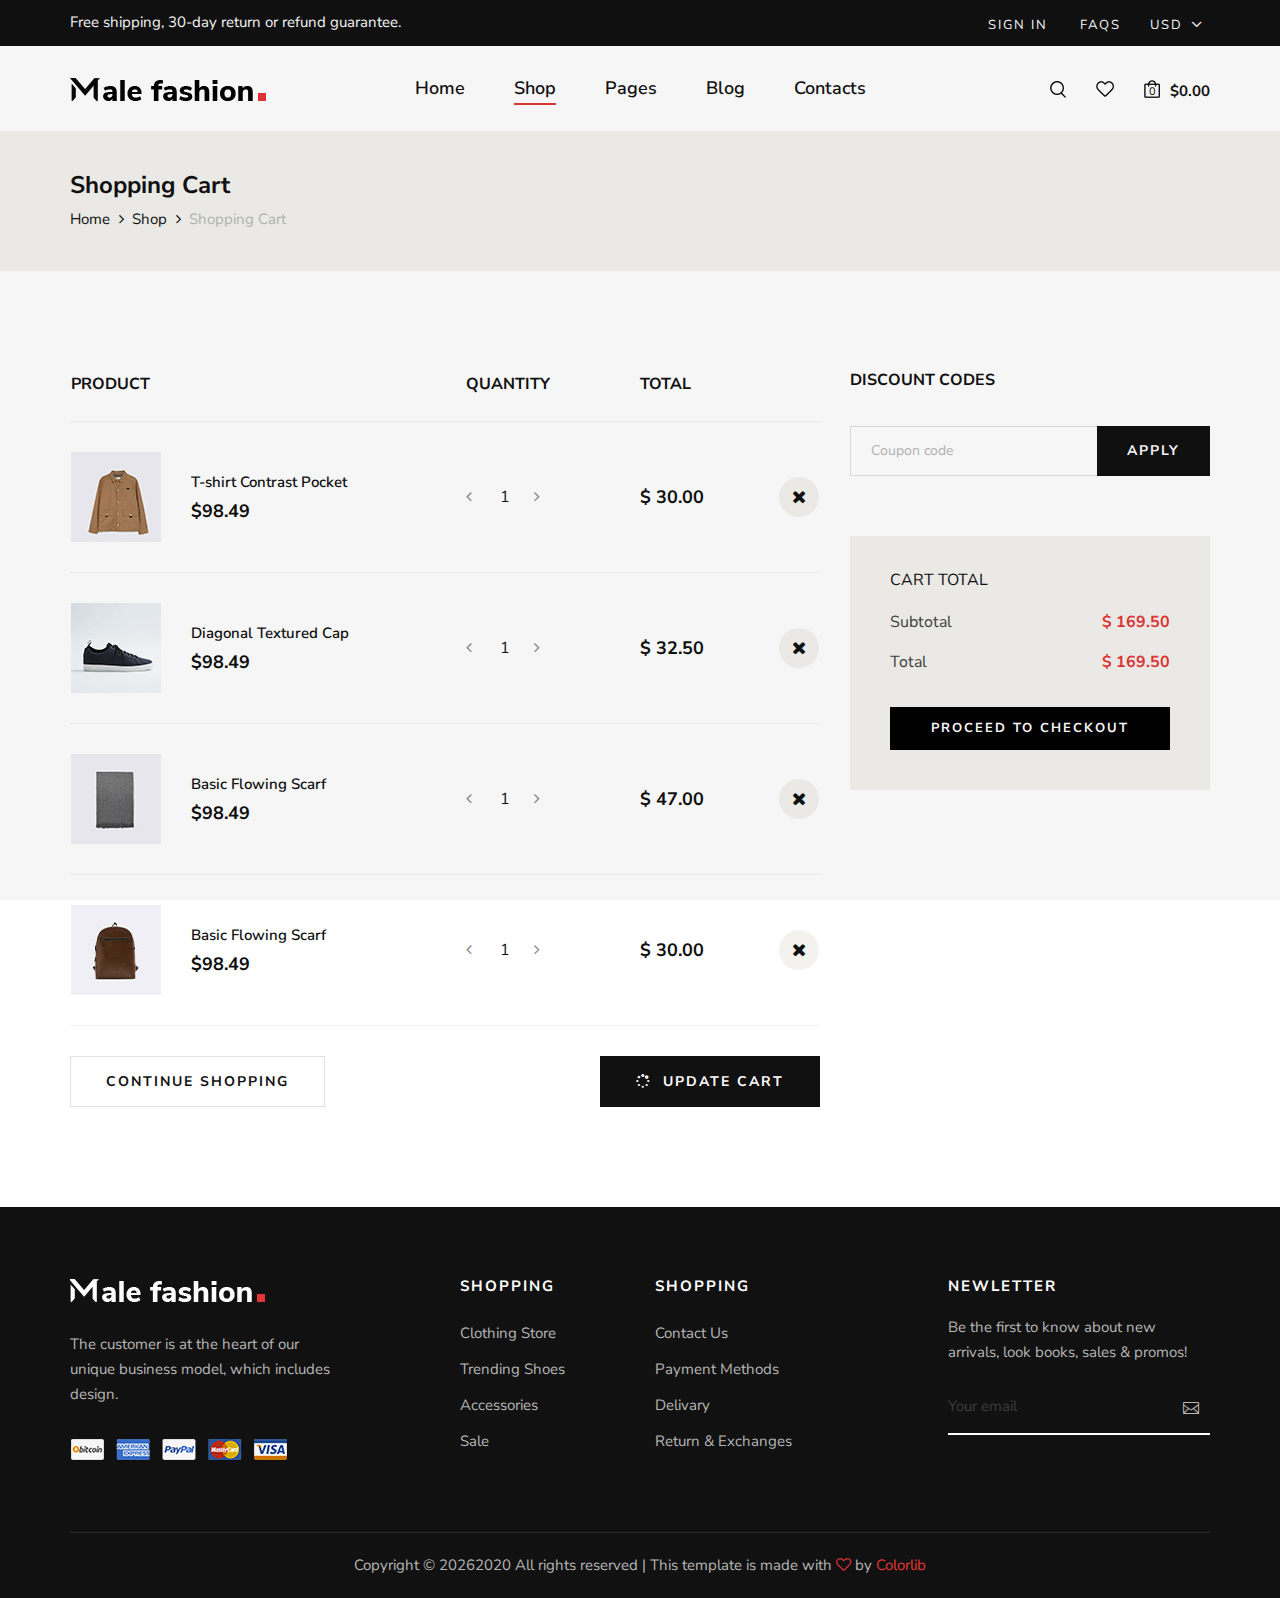
<file: shopping-cart.html>
<!DOCTYPE html>
<html lang="zxx">

<head>
    <meta charset="UTF-8">
    <meta name="description" content="Male_Fashion Template">
    <meta name="keywords" content="Male_Fashion, unica, creative, html">
    <meta name="viewport" content="width=device-width, initial-scale=1.0">
    <meta http-equiv="X-UA-Compatible" content="ie=edge">
    <title>Male-Fashion | Template</title>

    <!-- Google Font -->
    <link href="https://fonts.googleapis.com/css2?family=Nunito+Sans:wght@300;400;600;700;800;900&display=swap"
    rel="stylesheet">

    <!-- Css Styles -->
    <link rel="stylesheet" href="css/bootstrap.min.css" type="text/css">
    <link rel="stylesheet" href="css/font-awesome.min.css" type="text/css">
    <link rel="stylesheet" href="css/elegant-icons.css" type="text/css">
    <link rel="stylesheet" href="css/magnific-popup.css" type="text/css">
    <link rel="stylesheet" href="css/nice-select.css" type="text/css">
    <link rel="stylesheet" href="css/owl.carousel.min.css" type="text/css">
    <link rel="stylesheet" href="css/slicknav.min.css" type="text/css">
    <link rel="stylesheet" href="css/style.css" type="text/css">
</head>

<body>
    <!-- Page Preloder -->
    <div id="preloder">
        <div class="loader"></div>
    </div>

    <!-- Offcanvas Menu Begin -->
    <div class="offcanvas-menu-overlay"></div>
    <div class="offcanvas-menu-wrapper">
        <div class="offcanvas__option">
            <div class="offcanvas__links">
                <a href="#">Sign in</a>
                <a href="#">FAQs</a>
            </div>
            <div class="offcanvas__top__hover">
                <span>Usd <i class="arrow_carrot-down"></i></span>
                <ul>
                    <li>USD</li>
                    <li>EUR</li>
                    <li>USD</li>
                </ul>
            </div>
        </div>
        <div class="offcanvas__nav__option">
            <a href="#" class="search-switch"><img src="img/icon/search.png" alt=""></a>
            <a href="#"><img src="img/icon/heart.png" alt=""></a>
            <a href="#"><img src="img/icon/cart.png" alt=""> <span>0</span></a>
            <div class="price">$0.00</div>
        </div>
        <div id="mobile-menu-wrap"></div>
        <div class="offcanvas__text">
            <p>Free shipping, 30-day return or refund guarantee.</p>
        </div>
    </div>
    <!-- Offcanvas Menu End -->

    <!-- Header Section Begin -->
    <header class="header">
        <div class="header__top">
            <div class="container">
                <div class="row">
                    <div class="col-lg-6 col-md-7">
                        <div class="header__top__left">
                            <p>Free shipping, 30-day return or refund guarantee.</p>
                        </div>
                    </div>
                    <div class="col-lg-6 col-md-5">
                        <div class="header__top__right">
                            <div class="header__top__links">
                                <a href="#">Sign in</a>
                                <a href="#">FAQs</a>
                            </div>
                            <div class="header__top__hover">
                                <span>Usd <i class="arrow_carrot-down"></i></span>
                                <ul>
                                    <li>USD</li>
                                    <li>EUR</li>
                                    <li>USD</li>
                                </ul>
                            </div>
                        </div>
                    </div>
                </div>
            </div>
        </div>
        <div class="container">
            <div class="row">
                <div class="col-lg-3 col-md-3">
                    <div class="header__logo">
                        <a href="./index.html"><img src="img/logo.png" alt=""></a>
                    </div>
                </div>
                <div class="col-lg-6 col-md-6">
                    <nav class="header__menu mobile-menu">
                        <ul>
                            <li><a href="./index.html">Home</a></li>
                            <li class="active"><a href="./shop.html">Shop</a></li>
                            <li><a href="#">Pages</a>
                                <ul class="dropdown">
                                    <li><a href="./about.html">About Us</a></li>
                                    <li><a href="./shop-details.html">Shop Details</a></li>
                                    <li><a href="./shopping-cart.html">Shopping Cart</a></li>
                                    <li><a href="./checkout.html">Check Out</a></li>
                                    <li><a href="./blog-details.html">Blog Details</a></li>
                                </ul>
                            </li>
                            <li><a href="./blog.html">Blog</a></li>
                            <li><a href="./contact.html">Contacts</a></li>
                        </ul>
                    </nav>
                </div>
                <div class="col-lg-3 col-md-3">
                    <div class="header__nav__option">
                        <a href="#" class="search-switch"><img src="img/icon/search.png" alt=""></a>
                        <a href="#"><img src="img/icon/heart.png" alt=""></a>
                        <a href="#"><img src="img/icon/cart.png" alt=""> <span>0</span></a>
                        <div class="price">$0.00</div>
                    </div>
                </div>
            </div>
            <div class="canvas__open"><i class="fa fa-bars"></i></div>
        </div>
    </header>
    <!-- Header Section End -->

    <!-- Breadcrumb Section Begin -->
    <section class="breadcrumb-option">
        <div class="container">
            <div class="row">
                <div class="col-lg-12">
                    <div class="breadcrumb__text">
                        <h4>Shopping Cart</h4>
                        <div class="breadcrumb__links">
                            <a href="./index.html">Home</a>
                            <a href="./shop.html">Shop</a>
                            <span>Shopping Cart</span>
                        </div>
                    </div>
                </div>
            </div>
        </div>
    </section>
    <!-- Breadcrumb Section End -->

    <!-- Shopping Cart Section Begin -->
    <section class="shopping-cart spad">
        <div class="container">
            <div class="row">
                <div class="col-lg-8">
                    <div class="shopping__cart__table">
                        <table>
                            <thead>
                                <tr>
                                    <th>Product</th>
                                    <th>Quantity</th>
                                    <th>Total</th>
                                    <th></th>
                                </tr>
                            </thead>
                            <tbody>
                                <tr>
                                    <td class="product__cart__item">
                                        <div class="product__cart__item__pic">
                                            <img src="img/shopping-cart/cart-1.jpg" alt="">
                                        </div>
                                        <div class="product__cart__item__text">
                                            <h6>T-shirt Contrast Pocket</h6>
                                            <h5>$98.49</h5>
                                        </div>
                                    </td>
                                    <td class="quantity__item">
                                        <div class="quantity">
                                            <div class="pro-qty-2">
                                                <input type="text" value="1">
                                            </div>
                                        </div>
                                    </td>
                                    <td class="cart__price">$ 30.00</td>
                                    <td class="cart__close"><i class="fa fa-close"></i></td>
                                </tr>
                                <tr>
                                    <td class="product__cart__item">
                                        <div class="product__cart__item__pic">
                                            <img src="img/shopping-cart/cart-2.jpg" alt="">
                                        </div>
                                        <div class="product__cart__item__text">
                                            <h6>Diagonal Textured Cap</h6>
                                            <h5>$98.49</h5>
                                        </div>
                                    </td>
                                    <td class="quantity__item">
                                        <div class="quantity">
                                            <div class="pro-qty-2">
                                                <input type="text" value="1">
                                            </div>
                                        </div>
                                    </td>
                                    <td class="cart__price">$ 32.50</td>
                                    <td class="cart__close"><i class="fa fa-close"></i></td>
                                </tr>
                                <tr>
                                    <td class="product__cart__item">
                                        <div class="product__cart__item__pic">
                                            <img src="img/shopping-cart/cart-3.jpg" alt="">
                                        </div>
                                        <div class="product__cart__item__text">
                                            <h6>Basic Flowing Scarf</h6>
                                            <h5>$98.49</h5>
                                        </div>
                                    </td>
                                    <td class="quantity__item">
                                        <div class="quantity">
                                            <div class="pro-qty-2">
                                                <input type="text" value="1">
                                            </div>
                                        </div>
                                    </td>
                                    <td class="cart__price">$ 47.00</td>
                                    <td class="cart__close"><i class="fa fa-close"></i></td>
                                </tr>
                                <tr>
                                    <td class="product__cart__item">
                                        <div class="product__cart__item__pic">
                                            <img src="img/shopping-cart/cart-4.jpg" alt="">
                                        </div>
                                        <div class="product__cart__item__text">
                                            <h6>Basic Flowing Scarf</h6>
                                            <h5>$98.49</h5>
                                        </div>
                                    </td>
                                    <td class="quantity__item">
                                        <div class="quantity">
                                            <div class="pro-qty-2">
                                                <input type="text" value="1">
                                            </div>
                                        </div>
                                    </td>
                                    <td class="cart__price">$ 30.00</td>
                                    <td class="cart__close"><i class="fa fa-close"></i></td>
                                </tr>
                            </tbody>
                        </table>
                    </div>
                    <div class="row">
                        <div class="col-lg-6 col-md-6 col-sm-6">
                            <div class="continue__btn">
                                <a href="#">Continue Shopping</a>
                            </div>
                        </div>
                        <div class="col-lg-6 col-md-6 col-sm-6">
                            <div class="continue__btn update__btn">
                                <a href="#"><i class="fa fa-spinner"></i> Update cart</a>
                            </div>
                        </div>
                    </div>
                </div>
                <div class="col-lg-4">
                    <div class="cart__discount">
                        <h6>Discount codes</h6>
                        <form action="#">
                            <input type="text" placeholder="Coupon code">
                            <button type="submit">Apply</button>
                        </form>
                    </div>
                    <div class="cart__total">
                        <h6>Cart total</h6>
                        <ul>
                            <li>Subtotal <span>$ 169.50</span></li>
                            <li>Total <span>$ 169.50</span></li>
                        </ul>
                        <a href="#" class="primary-btn">Proceed to checkout</a>
                    </div>
                </div>
            </div>
        </div>
    </section>
    <!-- Shopping Cart Section End -->

    <!-- Footer Section Begin -->
    <footer class="footer">
        <div class="container">
            <div class="row">
                <div class="col-lg-3 col-md-6 col-sm-6">
                    <div class="footer__about">
                        <div class="footer__logo">
                            <a href="#"><img src="img/footer-logo.png" alt=""></a>
                        </div>
                        <p>The customer is at the heart of our unique business model, which includes design.</p>
                        <a href="#"><img src="img/payment.png" alt=""></a>
                    </div>
                </div>
                <div class="col-lg-2 offset-lg-1 col-md-3 col-sm-6">
                    <div class="footer__widget">
                        <h6>Shopping</h6>
                        <ul>
                            <li><a href="#">Clothing Store</a></li>
                            <li><a href="#">Trending Shoes</a></li>
                            <li><a href="#">Accessories</a></li>
                            <li><a href="#">Sale</a></li>
                        </ul>
                    </div>
                </div>
                <div class="col-lg-2 col-md-3 col-sm-6">
                    <div class="footer__widget">
                        <h6>Shopping</h6>
                        <ul>
                            <li><a href="#">Contact Us</a></li>
                            <li><a href="#">Payment Methods</a></li>
                            <li><a href="#">Delivary</a></li>
                            <li><a href="#">Return & Exchanges</a></li>
                        </ul>
                    </div>
                </div>
                <div class="col-lg-3 offset-lg-1 col-md-6 col-sm-6">
                    <div class="footer__widget">
                        <h6>NewLetter</h6>
                        <div class="footer__newslatter">
                            <p>Be the first to know about new arrivals, look books, sales & promos!</p>
                            <form action="#">
                                <input type="text" placeholder="Your email">
                                <button type="submit"><span class="icon_mail_alt"></span></button>
                            </form>
                        </div>
                    </div>
                </div>
            </div>
            <div class="row">
                <div class="col-lg-12 text-center">
                    <div class="footer__copyright__text">
                        <!-- Link back to Colorlib can't be removed. Template is licensed under CC BY 3.0. -->
                        <p>Copyright ©
                            <script>
                                document.write(new Date().getFullYear());
                            </script>2020
                            All rights reserved | This template is made with <i class="fa fa-heart-o"
                            aria-hidden="true"></i> by <a href="https://colorlib.com" target="_blank">Colorlib</a>
                        </p>
                        <!-- Link back to Colorlib can't be removed. Template is licensed under CC BY 3.0. -->
                    </div>
                </div>
            </div>
        </div>
    </footer>
    <!-- Footer Section End -->

    <!-- Search Begin -->
    <div class="search-model">
        <div class="h-100 d-flex align-items-center justify-content-center">
            <div class="search-close-switch">+</div>
            <form class="search-model-form">
                <input type="text" id="search-input" placeholder="Search here.....">
            </form>
        </div>
    </div>
    <!-- Search End -->

    <!-- Js Plugins -->
    <script src="js/jquery-3.3.1.min.js"></script>
    <script src="js/bootstrap.min.js"></script>
    <script src="js/jquery.nice-select.min.js"></script>
    <script src="js/jquery.nicescroll.min.js"></script>
    <script src="js/jquery.magnific-popup.min.js"></script>
    <script src="js/jquery.countdown.min.js"></script>
    <script src="js/jquery.slicknav.js"></script>
    <script src="js/mixitup.min.js"></script>
    <script src="js/owl.carousel.min.js"></script>
    <script src="js/main.js"></script>
</body>

</html>
</file>
<file: css/elegant-icons.css>
@font-face {
	font-family: 'ElegantIcons';
	src:url('../fonts/ElegantIcons.eot');
	src:url('../fonts/ElegantIcons.eot?#iefix') format('embedded-opentype'),
		url('../fonts/ElegantIcons.woff') format('woff'),
		url('../fonts/ElegantIcons.ttf') format('truetype'),
		url('../fonts/ElegantIcons.svg#ElegantIcons') format('svg');
	font-weight: normal;
	font-style: normal;
}

/* Use the following CSS code if you want to use data attributes for inserting your icons */
[data-icon]:before {
	font-family: 'ElegantIcons';
	content: attr(data-icon);
	speak: none;
	font-weight: normal;
	font-variant: normal;
	text-transform: none;
	line-height: 1;
	-webkit-font-smoothing: antialiased;
	-moz-osx-font-smoothing: grayscale;
}

/* Use the following CSS code if you want to have a class per icon */
/*
Instead of a list of all class selectors,
you can use the generic selector below, but it's slower:
[class*="your-class-prefix"] {
*/
.arrow_up, .arrow_down, .arrow_left, .arrow_right, .arrow_left-up, .arrow_right-up, .arrow_right-down, .arrow_left-down, .arrow-up-down, .arrow_up-down_alt, .arrow_left-right_alt, .arrow_left-right, .arrow_expand_alt2, .arrow_expand_alt, .arrow_condense, .arrow_expand, .arrow_move, .arrow_carrot-up, .arrow_carrot-down, .arrow_carrot-left, .arrow_carrot-right, .arrow_carrot-2up, .arrow_carrot-2down, .arrow_carrot-2left, .arrow_carrot-2right, .arrow_carrot-up_alt2, .arrow_carrot-down_alt2, .arrow_carrot-left_alt2, .arrow_carrot-right_alt2, .arrow_carrot-2up_alt2, .arrow_carrot-2down_alt2, .arrow_carrot-2left_alt2, .arrow_carrot-2right_alt2, .arrow_triangle-up, .arrow_triangle-down, .arrow_triangle-left, .arrow_triangle-right, .arrow_triangle-up_alt2, .arrow_triangle-down_alt2, .arrow_triangle-left_alt2, .arrow_triangle-right_alt2, .arrow_back, .icon_minus-06, .icon_plus, .icon_close, .icon_check, .icon_minus_alt2, .icon_plus_alt2, .icon_close_alt2, .icon_check_alt2, .icon_zoom-out_alt, .icon_zoom-in_alt, .icon_search, .icon_box-empty, .icon_box-selected, .icon_minus-box, .icon_plus-box, .icon_box-checked, .icon_circle-empty, .icon_circle-slelected, .icon_stop_alt2, .icon_stop, .icon_pause_alt2, .icon_pause, .icon_menu, .icon_menu-square_alt2, .icon_menu-circle_alt2, .icon_ul, .icon_ol, .icon_adjust-horiz, .icon_adjust-vert, .icon_document_alt, .icon_documents_alt, .icon_pencil, .icon_pencil-edit_alt, .icon_pencil-edit, .icon_folder-alt, .icon_folder-open_alt, .icon_folder-add_alt, .icon_info_alt, .icon_error-oct_alt, .icon_error-circle_alt, .icon_error-triangle_alt, .icon_question_alt2, .icon_question, .icon_comment_alt, .icon_chat_alt, .icon_vol-mute_alt, .icon_volume-low_alt, .icon_volume-high_alt, .icon_quotations, .icon_quotations_alt2, .icon_clock_alt, .icon_lock_alt, .icon_lock-open_alt, .icon_key_alt, .icon_cloud_alt, .icon_cloud-upload_alt, .icon_cloud-download_alt, .icon_image, .icon_images, .icon_lightbulb_alt, .icon_gift_alt, .icon_house_alt, .icon_genius, .icon_mobile, .icon_tablet, .icon_laptop, .icon_desktop, .icon_camera_alt, .icon_mail_alt, .icon_cone_alt, .icon_ribbon_alt, .icon_bag_alt, .icon_creditcard, .icon_cart_alt, .icon_paperclip, .icon_tag_alt, .icon_tags_alt, .icon_trash_alt, .icon_cursor_alt, .icon_mic_alt, .icon_compass_alt, .icon_pin_alt, .icon_pushpin_alt, .icon_map_alt, .icon_drawer_alt, .icon_toolbox_alt, .icon_book_alt, .icon_calendar, .icon_film, .icon_table, .icon_contacts_alt, .icon_headphones, .icon_lifesaver, .icon_piechart, .icon_refresh, .icon_link_alt, .icon_link, .icon_loading, .icon_blocked, .icon_archive_alt, .icon_heart_alt, .icon_star_alt, .icon_star-half_alt, .icon_star, .icon_star-half, .icon_tools, .icon_tool, .icon_cog, .icon_cogs, .arrow_up_alt, .arrow_down_alt, .arrow_left_alt, .arrow_right_alt, .arrow_left-up_alt, .arrow_right-up_alt, .arrow_right-down_alt, .arrow_left-down_alt, .arrow_condense_alt, .arrow_expand_alt3, .arrow_carrot_up_alt, .arrow_carrot-down_alt, .arrow_carrot-left_alt, .arrow_carrot-right_alt, .arrow_carrot-2up_alt, .arrow_carrot-2dwnn_alt, .arrow_carrot-2left_alt, .arrow_carrot-2right_alt, .arrow_triangle-up_alt, .arrow_triangle-down_alt, .arrow_triangle-left_alt, .arrow_triangle-right_alt, .icon_minus_alt, .icon_plus_alt, .icon_close_alt, .icon_check_alt, .icon_zoom-out, .icon_zoom-in, .icon_stop_alt, .icon_menu-square_alt, .icon_menu-circle_alt, .icon_document, .icon_documents, .icon_pencil_alt, .icon_folder, .icon_folder-open, .icon_folder-add, .icon_folder_upload, .icon_folder_download, .icon_info, .icon_error-circle, .icon_error-oct, .icon_error-triangle, .icon_question_alt, .icon_comment, .icon_chat, .icon_vol-mute, .icon_volume-low, .icon_volume-high, .icon_quotations_alt, .icon_clock, .icon_lock, .icon_lock-open, .icon_key, .icon_cloud, .icon_cloud-upload, .icon_cloud-download, .icon_lightbulb, .icon_gift, .icon_house, .icon_camera, .icon_mail, .icon_cone, .icon_ribbon, .icon_bag, .icon_cart, .icon_tag, .icon_tags, .icon_trash, .icon_cursor, .icon_mic, .icon_compass, .icon_pin, .icon_pushpin, .icon_map, .icon_drawer, .icon_toolbox, .icon_book, .icon_contacts, .icon_archive, .icon_heart, .icon_profile, .icon_group, .icon_grid-2x2, .icon_grid-3x3, .icon_music, .icon_pause_alt, .icon_phone, .icon_upload, .icon_download, .social_facebook, .social_twitter, .social_pinterest, .social_googleplus, .social_tumblr, .social_tumbleupon, .social_wordpress, .social_instagram, .social_dribbble, .social_vimeo, .social_linkedin, .social_rss, .social_deviantart, .social_share, .social_myspace, .social_skype, .social_youtube, .social_picassa, .social_googledrive, .social_flickr, .social_blogger, .social_spotify, .social_delicious, .social_facebook_circle, .social_twitter_circle, .social_pinterest_circle, .social_googleplus_circle, .social_tumblr_circle, .social_stumbleupon_circle, .social_wordpress_circle, .social_instagram_circle, .social_dribbble_circle, .social_vimeo_circle, .social_linkedin_circle, .social_rss_circle, .social_deviantart_circle, .social_share_circle, .social_myspace_circle, .social_skype_circle, .social_youtube_circle, .social_picassa_circle, .social_googledrive_alt2, .social_flickr_circle, .social_blogger_circle, .social_spotify_circle, .social_delicious_circle, .social_facebook_square, .social_twitter_square, .social_pinterest_square, .social_googleplus_square, .social_tumblr_square, .social_stumbleupon_square, .social_wordpress_square, .social_instagram_square, .social_dribbble_square, .social_vimeo_square, .social_linkedin_square, .social_rss_square, .social_deviantart_square, .social_share_square, .social_myspace_square, .social_skype_square, .social_youtube_square, .social_picassa_square, .social_googledrive_square, .social_flickr_square, .social_blogger_square, .social_spotify_square, .social_delicious_square, .icon_printer, .icon_calulator, .icon_building, .icon_floppy, .icon_drive, .icon_search-2, .icon_id, .icon_id-2, .icon_puzzle, .icon_like, .icon_dislike, .icon_mug, .icon_currency, .icon_wallet, .icon_pens, .icon_easel, .icon_flowchart, .icon_datareport, .icon_briefcase, .icon_shield, .icon_percent, .icon_globe, .icon_globe-2, .icon_target, .icon_hourglass, .icon_balance, .icon_rook, .icon_printer-alt, .icon_calculator_alt, .icon_building_alt, .icon_floppy_alt, .icon_drive_alt, .icon_search_alt, .icon_id_alt, .icon_id-2_alt, .icon_puzzle_alt, .icon_like_alt, .icon_dislike_alt, .icon_mug_alt, .icon_currency_alt, .icon_wallet_alt, .icon_pens_alt, .icon_easel_alt, .icon_flowchart_alt, .icon_datareport_alt, .icon_briefcase_alt, .icon_shield_alt, .icon_percent_alt, .icon_globe_alt, .icon_clipboard {
	font-family: 'ElegantIcons';
	speak: none;
	font-style: normal;
	font-weight: normal;
	font-variant: normal;
	text-transform: none;
	line-height: 1;
	-webkit-font-smoothing: antialiased;
}
.arrow_up:before {
	content: "\21";
}
.arrow_down:before {
	content: "\22";
}
.arrow_left:before {
	content: "\23";
}
.arrow_right:before {
	content: "\24";
}
.arrow_left-up:before {
	content: "\25";
}
.arrow_right-up:before {
	content: "\26";
}
.arrow_right-down:before {
	content: "\27";
}
.arrow_left-down:before {
	content: "\28";
}
.arrow-up-down:before {
	content: "\29";
}
.arrow_up-down_alt:before {
	content: "\2a";
}
.arrow_left-right_alt:before {
	content: "\2b";
}
.arrow_left-right:before {
	content: "\2c";
}
.arrow_expand_alt2:before {
	content: "\2d";
}
.arrow_expand_alt:before {
	content: "\2e";
}
.arrow_condense:before {
	content: "\2f";
}
.arrow_expand:before {
	content: "\30";
}
.arrow_move:before {
	content: "\31";
}
.arrow_carrot-up:before {
	content: "\32";
}
.arrow_carrot-down:before {
	content: "\33";
}
.arrow_carrot-left:before {
	content: "\34";
}
.arrow_carrot-right:before {
	content: "\35";
}
.arrow_carrot-2up:before {
	content: "\36";
}
.arrow_carrot-2down:before {
	content: "\37";
}
.arrow_carrot-2left:before {
	content: "\38";
}
.arrow_carrot-2right:before {
	content: "\39";
}
.arrow_carrot-up_alt2:before {
	content: "\3a";
}
.arrow_carrot-down_alt2:before {
	content: "\3b";
}
.arrow_carrot-left_alt2:before {
	content: "\3c";
}
.arrow_carrot-right_alt2:before {
	content: "\3d";
}
.arrow_carrot-2up_alt2:before {
	content: "\3e";
}
.arrow_carrot-2down_alt2:before {
	content: "\3f";
}
.arrow_carrot-2left_alt2:before {
	content: "\40";
}
.arrow_carrot-2right_alt2:before {
	content: "\41";
}
.arrow_triangle-up:before {
	content: "\42";
}
.arrow_triangle-down:before {
	content: "\43";
}
.arrow_triangle-left:before {
	content: "\44";
}
.arrow_triangle-right:before {
	content: "\45";
}
.arrow_triangle-up_alt2:before {
	content: "\46";
}
.arrow_triangle-down_alt2:before {
	content: "\47";
}
.arrow_triangle-left_alt2:before {
	content: "\48";
}
.arrow_triangle-right_alt2:before {
	content: "\49";
}
.arrow_back:before {
	content: "\4a";
}
.icon_minus-06:before {
	content: "\4b";
}
.icon_plus:before {
	content: "\4c";
}
.icon_close:before {
	content: "\4d";
}
.icon_check:before {
	content: "\4e";
}
.icon_minus_alt2:before {
	content: "\4f";
}
.icon_plus_alt2:before {
	content: "\50";
}
.icon_close_alt2:before {
	content: "\51";
}
.icon_check_alt2:before {
	content: "\52";
}
.icon_zoom-out_alt:before {
	content: "\53";
}
.icon_zoom-in_alt:before {
	content: "\54";
}
.icon_search:before {
	content: "\55";
}
.icon_box-empty:before {
	content: "\56";
}
.icon_box-selected:before {
	content: "\57";
}
.icon_minus-box:before {
	content: "\58";
}
.icon_plus-box:before {
	content: "\59";
}
.icon_box-checked:before {
	content: "\5a";
}
.icon_circle-empty:before {
	content: "\5b";
}
.icon_circle-slelected:before {
	content: "\5c";
}
.icon_stop_alt2:before {
	content: "\5d";
}
.icon_stop:before {
	content: "\5e";
}
.icon_pause_alt2:before {
	content: "\5f";
}
.icon_pause:before {
	content: "\60";
}
.icon_menu:before {
	content: "\61";
}
.icon_menu-square_alt2:before {
	content: "\62";
}
.icon_menu-circle_alt2:before {
	content: "\63";
}
.icon_ul:before {
	content: "\64";
}
.icon_ol:before {
	content: "\65";
}
.icon_adjust-horiz:before {
	content: "\66";
}
.icon_adjust-vert:before {
	content: "\67";
}
.icon_document_alt:before {
	content: "\68";
}
.icon_documents_alt:before {
	content: "\69";
}
.icon_pencil:before {
	content: "\6a";
}
.icon_pencil-edit_alt:before {
	content: "\6b";
}
.icon_pencil-edit:before {
	content: "\6c";
}
.icon_folder-alt:before {
	content: "\6d";
}
.icon_folder-open_alt:before {
	content: "\6e";
}
.icon_folder-add_alt:before {
	content: "\6f";
}
.icon_info_alt:before {
	content: "\70";
}
.icon_error-oct_alt:before {
	content: "\71";
}
.icon_error-circle_alt:before {
	content: "\72";
}
.icon_error-triangle_alt:before {
	content: "\73";
}
.icon_question_alt2:before {
	content: "\74";
}
.icon_question:before {
	content: "\75";
}
.icon_comment_alt:before {
	content: "\76";
}
.icon_chat_alt:before {
	content: "\77";
}
.icon_vol-mute_alt:before {
	content: "\78";
}
.icon_volume-low_alt:before {
	content: "\79";
}
.icon_volume-high_alt:before {
	content: "\7a";
}
.icon_quotations:before {
	content: "\7b";
}
.icon_quotations_alt2:before {
	content: "\7c";
}
.icon_clock_alt:before {
	content: "\7d";
}
.icon_lock_alt:before {
	content: "\7e";
}
.icon_lock-open_alt:before {
	content: "\e000";
}
.icon_key_alt:before {
	content: "\e001";
}
.icon_cloud_alt:before {
	content: "\e002";
}
.icon_cloud-upload_alt:before {
	content: "\e003";
}
.icon_cloud-download_alt:before {
	content: "\e004";
}
.icon_image:before {
	content: "\e005";
}
.icon_images:before {
	content: "\e006";
}
.icon_lightbulb_alt:before {
	content: "\e007";
}
.icon_gift_alt:before {
	content: "\e008";
}
.icon_house_alt:before {
	content: "\e009";
}
.icon_genius:before {
	content: "\e00a";
}
.icon_mobile:before {
	content: "\e00b";
}
.icon_tablet:before {
	content: "\e00c";
}
.icon_laptop:before {
	content: "\e00d";
}
.icon_desktop:before {
	content: "\e00e";
}
.icon_camera_alt:before {
	content: "\e00f";
}
.icon_mail_alt:before {
	content: "\e010";
}
.icon_cone_alt:before {
	content: "\e011";
}
.icon_ribbon_alt:before {
	content: "\e012";
}
.icon_bag_alt:before {
	content: "\e013";
}
.icon_creditcard:before {
	content: "\e014";
}
.icon_cart_alt:before {
	content: "\e015";
}
.icon_paperclip:before {
	content: "\e016";
}
.icon_tag_alt:before {
	content: "\e017";
}
.icon_tags_alt:before {
	content: "\e018";
}
.icon_trash_alt:before {
	content: "\e019";
}
.icon_cursor_alt:before {
	content: "\e01a";
}
.icon_mic_alt:before {
	content: "\e01b";
}
.icon_compass_alt:before {
	content: "\e01c";
}
.icon_pin_alt:before {
	content: "\e01d";
}
.icon_pushpin_alt:before {
	content: "\e01e";
}
.icon_map_alt:before {
	content: "\e01f";
}
.icon_drawer_alt:before {
	content: "\e020";
}
.icon_toolbox_alt:before {
	content: "\e021";
}
.icon_book_alt:before {
	content: "\e022";
}
.icon_calendar:before {
	content: "\e023";
}
.icon_film:before {
	content: "\e024";
}
.icon_table:before {
	content: "\e025";
}
.icon_contacts_alt:before {
	content: "\e026";
}
.icon_headphones:before {
	content: "\e027";
}
.icon_lifesaver:before {
	content: "\e028";
}
.icon_piechart:before {
	content: "\e029";
}
.icon_refresh:before {
	content: "\e02a";
}
.icon_link_alt:before {
	content: "\e02b";
}
.icon_link:before {
	content: "\e02c";
}
.icon_loading:before {
	content: "\e02d";
}
.icon_blocked:before {
	content: "\e02e";
}
.icon_archive_alt:before {
	content: "\e02f";
}
.icon_heart_alt:before {
	content: "\e030";
}
.icon_star_alt:before {
	content: "\e031";
}
.icon_star-half_alt:before {
	content: "\e032";
}
.icon_star:before {
	content: "\e033";
}
.icon_star-half:before {
	content: "\e034";
}
.icon_tools:before {
	content: "\e035";
}
.icon_tool:before {
	content: "\e036";
}
.icon_cog:before {
	content: "\e037";
}
.icon_cogs:before {
	content: "\e038";
}
.arrow_up_alt:before {
	content: "\e039";
}
.arrow_down_alt:before {
	content: "\e03a";
}
.arrow_left_alt:before {
	content: "\e03b";
}
.arrow_right_alt:before {
	content: "\e03c";
}
.arrow_left-up_alt:before {
	content: "\e03d";
}
.arrow_right-up_alt:before {
	content: "\e03e";
}
.arrow_right-down_alt:before {
	content: "\e03f";
}
.arrow_left-down_alt:before {
	content: "\e040";
}
.arrow_condense_alt:before {
	content: "\e041";
}
.arrow_expand_alt3:before {
	content: "\e042";
}
.arrow_carrot_up_alt:before {
	content: "\e043";
}
.arrow_carrot-down_alt:before {
	content: "\e044";
}
.arrow_carrot-left_alt:before {
	content: "\e045";
}
.arrow_carrot-right_alt:before {
	content: "\e046";
}
.arrow_carrot-2up_alt:before {
	content: "\e047";
}
.arrow_carrot-2dwnn_alt:before {
	content: "\e048";
}
.arrow_carrot-2left_alt:before {
	content: "\e049";
}
.arrow_carrot-2right_alt:before {
	content: "\e04a";
}
.arrow_triangle-up_alt:before {
	content: "\e04b";
}
.arrow_triangle-down_alt:before {
	content: "\e04c";
}
.arrow_triangle-left_alt:before {
	content: "\e04d";
}
.arrow_triangle-right_alt:before {
	content: "\e04e";
}
.icon_minus_alt:before {
	content: "\e04f";
}
.icon_plus_alt:before {
	content: "\e050";
}
.icon_close_alt:before {
	content: "\e051";
}
.icon_check_alt:before {
	content: "\e052";
}
.icon_zoom-out:before {
	content: "\e053";
}
.icon_zoom-in:before {
	content: "\e054";
}
.icon_stop_alt:before {
	content: "\e055";
}
.icon_menu-square_alt:before {
	content: "\e056";
}
.icon_menu-circle_alt:before {
	content: "\e057";
}
.icon_document:before {
	content: "\e058";
}
.icon_documents:before {
	content: "\e059";
}
.icon_pencil_alt:before {
	content: "\e05a";
}
.icon_folder:before {
	content: "\e05b";
}
.icon_folder-open:before {
	content: "\e05c";
}
.icon_folder-add:before {
	content: "\e05d";
}
.icon_folder_upload:before {
	content: "\e05e";
}
.icon_folder_download:before {
	content: "\e05f";
}
.icon_info:before {
	content: "\e060";
}
.icon_error-circle:before {
	content: "\e061";
}
.icon_error-oct:before {
	content: "\e062";
}
.icon_error-triangle:before {
	content: "\e063";
}
.icon_question_alt:before {
	content: "\e064";
}
.icon_comment:before {
	content: "\e065";
}
.icon_chat:before {
	content: "\e066";
}
.icon_vol-mute:before {
	content: "\e067";
}
.icon_volume-low:before {
	content: "\e068";
}
.icon_volume-high:before {
	content: "\e069";
}
.icon_quotations_alt:before {
	content: "\e06a";
}
.icon_clock:before {
	content: "\e06b";
}
.icon_lock:before {
	content: "\e06c";
}
.icon_lock-open:before {
	content: "\e06d";
}
.icon_key:before {
	content: "\e06e";
}
.icon_cloud:before {
	content: "\e06f";
}
.icon_cloud-upload:before {
	content: "\e070";
}
.icon_cloud-download:before {
	content: "\e071";
}
.icon_lightbulb:before {
	content: "\e072";
}
.icon_gift:before {
	content: "\e073";
}
.icon_house:before {
	content: "\e074";
}
.icon_camera:before {
	content: "\e075";
}
.icon_mail:before {
	content: "\e076";
}
.icon_cone:before {
	content: "\e077";
}
.icon_ribbon:before {
	content: "\e078";
}
.icon_bag:before {
	content: "\e079";
}
.icon_cart:before {
	content: "\e07a";
}
.icon_tag:before {
	content: "\e07b";
}
.icon_tags:before {
	content: "\e07c";
}
.icon_trash:before {
	content: "\e07d";
}
.icon_cursor:before {
	content: "\e07e";
}
.icon_mic:before {
	content: "\e07f";
}
.icon_compass:before {
	content: "\e080";
}
.icon_pin:before {
	content: "\e081";
}
.icon_pushpin:before {
	content: "\e082";
}
.icon_map:before {
	content: "\e083";
}
.icon_drawer:before {
	content: "\e084";
}
.icon_toolbox:before {
	content: "\e085";
}
.icon_book:before {
	content: "\e086";
}
.icon_contacts:before {
	content: "\e087";
}
.icon_archive:before {
	content: "\e088";
}
.icon_heart:before {
	content: "\e089";
}
.icon_profile:before {
	content: "\e08a";
}
.icon_group:before {
	content: "\e08b";
}
.icon_grid-2x2:before {
	content: "\e08c";
}
.icon_grid-3x3:before {
	content: "\e08d";
}
.icon_music:before {
	content: "\e08e";
}
.icon_pause_alt:before {
	content: "\e08f";
}
.icon_phone:before {
	content: "\e090";
}
.icon_upload:before {
	content: "\e091";
}
.icon_download:before {
	content: "\e092";
}
.social_facebook:before {
	content: "\e093";
}
.social_twitter:before {
	content: "\e094";
}
.social_pinterest:before {
	content: "\e095";
}
.social_googleplus:before {
	content: "\e096";
}
.social_tumblr:before {
	content: "\e097";
}
.social_tumbleupon:before {
	content: "\e098";
}
.social_wordpress:before {
	content: "\e099";
}
.social_instagram:before {
	content: "\e09a";
}
.social_dribbble:before {
	content: "\e09b";
}
.social_vimeo:before {
	content: "\e09c";
}
.social_linkedin:before {
	content: "\e09d";
}
.social_rss:before {
	content: "\e09e";
}
.social_deviantart:before {
	content: "\e09f";
}
.social_share:before {
	content: "\e0a0";
}
.social_myspace:before {
	content: "\e0a1";
}
.social_skype:before {
	content: "\e0a2";
}
.social_youtube:before {
	content: "\e0a3";
}
.social_picassa:before {
	content: "\e0a4";
}
.social_googledrive:before {
	content: "\e0a5";
}
.social_flickr:before {
	content: "\e0a6";
}
.social_blogger:before {
	content: "\e0a7";
}
.social_spotify:before {
	content: "\e0a8";
}
.social_delicious:before {
	content: "\e0a9";
}
.social_facebook_circle:before {
	content: "\e0aa";
}
.social_twitter_circle:before {
	content: "\e0ab";
}
.social_pinterest_circle:before {
	content: "\e0ac";
}
.social_googleplus_circle:before {
	content: "\e0ad";
}
.social_tumblr_circle:before {
	content: "\e0ae";
}
.social_stumbleupon_circle:before {
	content: "\e0af";
}
.social_wordpress_circle:before {
	content: "\e0b0";
}
.social_instagram_circle:before {
	content: "\e0b1";
}
.social_dribbble_circle:before {
	content: "\e0b2";
}
.social_vimeo_circle:before {
	content: "\e0b3";
}
.social_linkedin_circle:before {
	content: "\e0b4";
}
.social_rss_circle:before {
	content: "\e0b5";
}
.social_deviantart_circle:before {
	content: "\e0b6";
}
.social_share_circle:before {
	content: "\e0b7";
}
.social_myspace_circle:before {
	content: "\e0b8";
}
.social_skype_circle:before {
	content: "\e0b9";
}
.social_youtube_circle:before {
	content: "\e0ba";
}
.social_picassa_circle:before {
	content: "\e0bb";
}
.social_googledrive_alt2:before {
	content: "\e0bc";
}
.social_flickr_circle:before {
	content: "\e0bd";
}
.social_blogger_circle:before {
	content: "\e0be";
}
.social_spotify_circle:before {
	content: "\e0bf";
}
.social_delicious_circle:before {
	content: "\e0c0";
}
.social_facebook_square:before {
	content: "\e0c1";
}
.social_twitter_square:before {
	content: "\e0c2";
}
.social_pinterest_square:before {
	content: "\e0c3";
}
.social_googleplus_square:before {
	content: "\e0c4";
}
.social_tumblr_square:before {
	content: "\e0c5";
}
.social_stumbleupon_square:before {
	content: "\e0c6";
}
.social_wordpress_square:before {
	content: "\e0c7";
}
.social_instagram_square:before {
	content: "\e0c8";
}
.social_dribbble_square:before {
	content: "\e0c9";
}
.social_vimeo_square:before {
	content: "\e0ca";
}
.social_linkedin_square:before {
	content: "\e0cb";
}
.social_rss_square:before {
	content: "\e0cc";
}
.social_deviantart_square:before {
	content: "\e0cd";
}
.social_share_square:before {
	content: "\e0ce";
}
.social_myspace_square:before {
	content: "\e0cf";
}
.social_skype_square:before {
	content: "\e0d0";
}
.social_youtube_square:before {
	content: "\e0d1";
}
.social_picassa_square:before {
	content: "\e0d2";
}
.social_googledrive_square:before {
	content: "\e0d3";
}
.social_flickr_square:before {
	content: "\e0d4";
}
.social_blogger_square:before {
	content: "\e0d5";
}
.social_spotify_square:before {
	content: "\e0d6";
}
.social_delicious_square:before {
	content: "\e0d7";
}
.icon_printer:before {
	content: "\e103";
}
.icon_calulator:before {
	content: "\e0ee";
}
.icon_building:before {
	content: "\e0ef";
}
.icon_floppy:before {
	content: "\e0e8";
}
.icon_drive:before {
	content: "\e0ea";
}
.icon_search-2:before {
	content: "\e101";
}
.icon_id:before {
	content: "\e107";
}
.icon_id-2:before {
	content: "\e108";
}
.icon_puzzle:before {
	content: "\e102";
}
.icon_like:before {
	content: "\e106";
}
.icon_dislike:before {
	content: "\e0eb";
}
.icon_mug:before {
	content: "\e105";
}
.icon_currency:before {
	content: "\e0ed";
}
.icon_wallet:before {
	content: "\e100";
}
.icon_pens:before {
	content: "\e104";
}
.icon_easel:before {
	content: "\e0e9";
}
.icon_flowchart:before {
	content: "\e109";
}
.icon_datareport:before {
	content: "\e0ec";
}
.icon_briefcase:before {
	content: "\e0fe";
}
.icon_shield:before {
	content: "\e0f6";
}
.icon_percent:before {
	content: "\e0fb";
}
.icon_globe:before {
	content: "\e0e2";
}
.icon_globe-2:before {
	content: "\e0e3";
}
.icon_target:before {
	content: "\e0f5";
}
.icon_hourglass:before {
	content: "\e0e1";
}
.icon_balance:before {
	content: "\e0ff";
}
.icon_rook:before {
	content: "\e0f8";
}
.icon_printer-alt:before {
	content: "\e0fa";
}
.icon_calculator_alt:before {
	content: "\e0e7";
}
.icon_building_alt:before {
	content: "\e0fd";
}
.icon_floppy_alt:before {
	content: "\e0e4";
}
.icon_drive_alt:before {
	content: "\e0e5";
}
.icon_search_alt:before {
	content: "\e0f7";
}
.icon_id_alt:before {
	content: "\e0e0";
}
.icon_id-2_alt:before {
	content: "\e0fc";
}
.icon_puzzle_alt:before {
	content: "\e0f9";
}
.icon_like_alt:before {
	content: "\e0dd";
}
.icon_dislike_alt:before {
	content: "\e0f1";
}
.icon_mug_alt:before {
	content: "\e0dc";
}
.icon_currency_alt:before {
	content: "\e0f3";
}
.icon_wallet_alt:before {
	content: "\e0d8";
}
.icon_pens_alt:before {
	content: "\e0db";
}
.icon_easel_alt:before {
	content: "\e0f0";
}
.icon_flowchart_alt:before {
	content: "\e0df";
}
.icon_datareport_alt:before {
	content: "\e0f2";
}
.icon_briefcase_alt:before {
	content: "\e0f4";
}
.icon_shield_alt:before {
	content: "\e0d9";
}
.icon_percent_alt:before {
	content: "\e0da";
}
.icon_globe_alt:before {
	content: "\e0de";
}
.icon_clipboard:before {
	content: "\e0e6";
}


	.glyph {
		float: left;
		text-align: center;
		padding: .75em;
		margin: .4em 1.5em .75em 0;
		width: 6em;
text-shadow: none;
	}
        .glyph_big {
        font-size: 128px;
        color: #59c5dc;
        float: left;
        margin-right: 20px;
        }

        .glyph div { padding-bottom: 10px;}

	.glyph input {
		font-family: consolas, monospace;
		font-size: 12px;
		width: 100%;
		text-align: center;
		border: 0;
		box-shadow: 0 0 0 1px #ccc;
		padding: .2em;
                -moz-border-radius: 5px;
                -webkit-border-radius: 5px;
	}
	.centered {
		margin-left: auto;
		margin-right: auto;
	}
	.glyph .fs1 {
		font-size: 2em;
	}
</file>
<file: css/nice-select.css>
.nice-select {
  -webkit-tap-highlight-color: transparent;
  background-color: #fff;
  border-radius: 5px;
  border: solid 1px #e8e8e8;
  box-sizing: border-box;
  clear: both;
  cursor: pointer;
  display: block;
  float: left;
  font-family: inherit;
  font-size: 14px;
  font-weight: normal;
  height: 42px;
  line-height: 40px;
  outline: none;
  padding-left: 18px;
  padding-right: 30px;
  position: relative;
  text-align: left !important;
  -webkit-transition: all 0.2s ease-in-out;
  transition: all 0.2s ease-in-out;
  -webkit-user-select: none;
     -moz-user-select: none;
      -ms-user-select: none;
          user-select: none;
  white-space: nowrap;
  width: auto; }
  .nice-select:hover {
    border-color: #dbdbdb; }
  .nice-select:active, .nice-select.open, .nice-select:focus {
    border-color: #999; }
  .nice-select:after {
    border-bottom: 2px solid #999;
    border-right: 2px solid #999;
    content: '';
    display: block;
    height: 5px;
    margin-top: -4px;
    pointer-events: none;
    position: absolute;
    right: 12px;
    top: 50%;
    -webkit-transform-origin: 66% 66%;
        -ms-transform-origin: 66% 66%;
            transform-origin: 66% 66%;
    -webkit-transform: rotate(45deg);
        -ms-transform: rotate(45deg);
            transform: rotate(45deg);
    -webkit-transition: all 0.15s ease-in-out;
    transition: all 0.15s ease-in-out;
    width: 5px; }
  .nice-select.open:after {
    -webkit-transform: rotate(-135deg);
        -ms-transform: rotate(-135deg);
            transform: rotate(-135deg); }
  .nice-select.open .list {
    opacity: 1;
    pointer-events: auto;
    -webkit-transform: scale(1) translateY(0);
        -ms-transform: scale(1) translateY(0);
            transform: scale(1) translateY(0); }
  .nice-select.disabled {
    border-color: #ededed;
    color: #999;
    pointer-events: none; }
    .nice-select.disabled:after {
      border-color: #cccccc; }
  .nice-select.wide {
    width: 100%; }
    .nice-select.wide .list {
      left: 0 !important;
      right: 0 !important; }
  .nice-select.right {
    float: right; }
    .nice-select.right .list {
      left: auto;
      right: 0; }
  .nice-select.small {
    font-size: 12px;
    height: 36px;
    line-height: 34px; }
    .nice-select.small:after {
      height: 4px;
      width: 4px; }
    .nice-select.small .option {
      line-height: 34px;
      min-height: 34px; }
  .nice-select .list {
    background-color: #fff;
    border-radius: 5px;
    box-shadow: 0 0 0 1px rgba(68, 68, 68, 0.11);
    box-sizing: border-box;
    margin-top: 4px;
    opacity: 0;
    overflow: hidden;
    padding: 0;
    pointer-events: none;
    position: absolute;
    top: 100%;
    left: 0;
    -webkit-transform-origin: 50% 0;
        -ms-transform-origin: 50% 0;
            transform-origin: 50% 0;
    -webkit-transform: scale(0.75) translateY(-21px);
        -ms-transform: scale(0.75) translateY(-21px);
            transform: scale(0.75) translateY(-21px);
    -webkit-transition: all 0.2s cubic-bezier(0.5, 0, 0, 1.25), opacity 0.15s ease-out;
    transition: all 0.2s cubic-bezier(0.5, 0, 0, 1.25), opacity 0.15s ease-out;
    z-index: 9; }
    .nice-select .list:hover .option:not(:hover) {
      background-color: transparent !important; }
  .nice-select .option {
    cursor: pointer;
    font-weight: 400;
    line-height: 40px;
    list-style: none;
    min-height: 40px;
    outline: none;
    padding-left: 18px;
    padding-right: 29px;
    text-align: left;
    -webkit-transition: all 0.2s;
    transition: all 0.2s; }
    .nice-select .option:hover, .nice-select .option.focus, .nice-select .option.selected.focus {
      background-color: #f6f6f6; }
    .nice-select .option.selected {
      font-weight: bold; }
    .nice-select .option.disabled {
      background-color: transparent;
      color: #999;
      cursor: default; }

.no-csspointerevents .nice-select .list {
  display: none; }

.no-csspointerevents .nice-select.open .list {
  display: block; }
</file>
<file: css/style.css>
/******************************************************************
  Template Name: Male Fashion
  Description: Male Fashion - ecommerce teplate
  Author: Colorib
  Author URI: https://www.colorib.com/
  Version: 1.0
  Created: Colorib 
******************************************************************/

/*------------------------------------------------------------------
[Table of contents]

1.  Template default CSS
	1.1	Variables
	1.2	Mixins
	1.3	Flexbox
	1.4	Reset
2.  Helper Css
3.  Header Section
4.  Hero Section
5.  Banner Section
6.  Product Section
7.  Intagram Section
8.  Latest Section
9.  Contact
10.  Footer Style
-------------------------------------------------------------------*/

/*----------------------------------------*/
/* Template default CSS
/*----------------------------------------*/

html,
body {
	height: 100%;
	font-family: "Nunito Sans", sans-serif;
	-webkit-font-smoothing: antialiased;
}

h1,
h2,
h3,
h4,
h5,
h6 {
	margin: 0;
	color: #111111;
	font-weight: 400;
	font-family: "Nunito Sans", sans-serif;
}

h1 {
	font-size: 70px;
}

h2 {
	font-size: 36px;
}

h3 {
	font-size: 30px;
}

h4 {
	font-size: 24px;
}

h5 {
	font-size: 18px;
}

h6 {
	font-size: 16px;
}

p {
	font-size: 15px;
	font-family: "Nunito Sans", sans-serif;
	color: #3d3d3d;
	font-weight: 400;
	line-height: 25px;
	margin: 0 0 15px 0;
}

img {
	max-width: 100%;
}

input:focus,
select:focus,
button:focus,
textarea:focus {
	outline: none;
}

a:hover,
a:focus {
	text-decoration: none;
	outline: none;
	color: #ffffff;
}

ul,
ol {
	padding: 0;
	margin: 0;
}

/*---------------------
  Helper CSS
-----------------------*/

.section-title {
	margin-bottom: 45px;
	text-align: center;
}

.section-title span {
	color: #e53637;
	font-size: 14px;
	font-weight: 700;
	text-transform: uppercase;
	letter-spacing: 2px;
	margin-bottom: 15px;
	display: block;
}

.section-title h2 {
	color: #111111;
	font-weight: 700;
	line-height: 46px;
}

.set-bg {
	background-repeat: no-repeat;
	background-size: cover;
	background-position: top center;
}

.spad {
	padding-top: 100px;
	padding-bottom: 100px;
}

.text-white h1,
.text-white h2,
.text-white h3,
.text-white h4,
.text-white h5,
.text-white h6,
.text-white p,
.text-white span,
.text-white li,
.text-white a {
	color: #fff;
}

/* buttons */

.primary-btn {
	display: inline-block;
	font-size: 13px;
	font-weight: 700;
	text-transform: uppercase;
	padding: 14px 30px;
	color: #ffffff;
	background: #000000;
	letter-spacing: 4px;
}

.site-btn {
	font-size: 14px;
	color: #ffffff;
	background: #111111;
	font-weight: 700;
	border: none;
	text-transform: uppercase;
	display: inline-block;
	padding: 14px 30px;
}

/* Preloder */

#preloder {
	position: fixed;
	width: 100%;
	height: 100%;
	top: 0;
	left: 0;
	z-index: 999999;
	background: #000;
}

.loader {
	width: 40px;
	height: 40px;
	position: absolute;
	top: 50%;
	left: 50%;
	margin-top: -13px;
	margin-left: -13px;
	border-radius: 60px;
	animation: loader 0.8s linear infinite;
	-webkit-animation: loader 0.8s linear infinite;
}

@keyframes loader {
	0% {
		-webkit-transform: rotate(0deg);
		transform: rotate(0deg);
		border: 4px solid #f44336;
		border-left-color: transparent;
	}
	50% {
		-webkit-transform: rotate(180deg);
		transform: rotate(180deg);
		border: 4px solid #673ab7;
		border-left-color: transparent;
	}
	100% {
		-webkit-transform: rotate(360deg);
		transform: rotate(360deg);
		border: 4px solid #f44336;
		border-left-color: transparent;
	}
}

@-webkit-keyframes loader {
	0% {
		-webkit-transform: rotate(0deg);
		border: 4px solid #f44336;
		border-left-color: transparent;
	}
	50% {
		-webkit-transform: rotate(180deg);
		border: 4px solid #673ab7;
		border-left-color: transparent;
	}
	100% {
		-webkit-transform: rotate(360deg);
		border: 4px solid #f44336;
		border-left-color: transparent;
	}
}

.spacial-controls {
	position: fixed;
	width: 111px;
	height: 91px;
	top: 0;
	right: 0;
	z-index: 999;
}

.spacial-controls .search-switch {
	display: block;
	height: 100%;
	padding-top: 30px;
	background: #323232;
	text-align: center;
	cursor: pointer;
}

.search-model {
	display: none;
	position: fixed;
	width: 100%;
	height: 100%;
	left: 0;
	top: 0;
	background: #000;
	z-index: 99999;
}

.search-model-form {
	padding: 0 15px;
}

.search-model-form input {
	width: 500px;
	font-size: 40px;
	border: none;
	border-bottom: 2px solid #333;
	background: 0 0;
	color: #999;
}

.search-close-switch {
	position: absolute;
	width: 50px;
	height: 50px;
	background: #333;
	color: #fff;
	text-align: center;
	border-radius: 50%;
	font-size: 28px;
	line-height: 28px;
	top: 30px;
	cursor: pointer;
	-webkit-transform: rotate(45deg);
	-ms-transform: rotate(45deg);
	transform: rotate(45deg);
	display: -webkit-box;
	display: -ms-flexbox;
	display: flex;
	-webkit-box-align: center;
	-ms-flex-align: center;
	align-items: center;
	-webkit-box-pack: center;
	-ms-flex-pack: center;
	justify-content: center;
}

/*---------------------
  Header
-----------------------*/

.header {
	background: #ffffff;
}

.header__top {
	background: #111111;
	padding: 10px 0;
}

.header__top__left p {
	color: #ffffff;
	margin-bottom: 0;
}

.header__top__right {
	text-align: right;
}

.header__top__links {
	display: inline-block;
	margin-right: 25px;
}

.header__top__links a {
	color: #ffffff;
	font-size: 13px;
	text-transform: uppercase;
	letter-spacing: 2px;
	margin-right: 28px;
	display: inline-block;
}

.header__top__links a:last-child {
	margin-right: 0;
}

.header__top__hover {
	display: inline-block;
	position: relative;
}

.header__top__hover:hover ul {
	top: 24px;
	opacity: 1;
	visibility: visible;
}

.header__top__hover span {
	color: #ffffff;
	font-size: 13px;
	text-transform: uppercase;
	letter-spacing: 2px;
	display: inline-block;
	cursor: pointer;
}

.header__top__hover span i {
	font-size: 20px;
	position: relative;
	top: 3px;
	right: 2px;
}

.header__top__hover ul {
	background: #ffffff;
	display: inline-block;
	padding: 2px 0;
	position: absolute;
	left: 0;
	top: 44px;
	opacity: 0;
	visibility: hidden;
	z-index: 3;
	-webkit-box-shadow: 0 10px 20px rgba(0, 0, 0, 0.1);
	box-shadow: 0 10px 20px rgba(0, 0, 0, 0.1);
	-webkit-transition: all, 0.3s;
	-o-transition: all, 0.3s;
	transition: all, 0.3s;
}

.header__top__hover ul li {
	list-style: none;
	font-size: 13px;
	color: #111111;
	padding: 2px 15px;
	cursor: pointer;
}

.header__logo {
	padding: 30px 0;
}

.header__logo a {
	display: inline-block;
}

.header__menu {
	text-align: center;
	padding: 26px 0 25px;
}

.header__menu ul li {
	list-style: none;
	display: inline-block;
	margin-right: 45px;
	position: relative;
}

.header__menu ul li.active a:after {
	-webkit-transform: scale(1);
	-ms-transform: scale(1);
	transform: scale(1);
}

.header__menu ul li:hover a:after {
	-webkit-transform: scale(1);
	-ms-transform: scale(1);
	transform: scale(1);
}

.header__menu ul li:hover .dropdown {
	top: 32px;
	opacity: 1;
	visibility: visible;
}

.header__menu ul li:last-child {
	margin-right: 0;
}

.header__menu ul li .dropdown {
	position: absolute;
	left: 0;
	top: 56px;
	width: 150px;
	background: #111111;
	text-align: left;
	padding: 5px 0;
	z-index: 9;
	opacity: 0;
	visibility: hidden;
	-webkit-transition: all, 0.3s;
	-o-transition: all, 0.3s;
	transition: all, 0.3s;
}

.header__menu ul li .dropdown li {
	display: block;
	margin-right: 0;
}

.header__menu ul li .dropdown li a {
	font-size: 14px;
	color: #ffffff;
	font-weight: 400;
	padding: 5px 20px;
	text-transform: capitalize;
}

.header__menu ul li .dropdown li a:after {
	display: none;
}

.header__menu ul li a {
	font-size: 18px;
	color: #111111;
	display: block;
	font-weight: 600;
	position: relative;
	padding: 3px 0;
}

.header__menu ul li a:after {
	position: absolute;
	left: 0;
	bottom: 0;
	width: 100%;
	height: 2px;
	background: #e53637;
	content: "";
	-webkit-transition: all, 0.5s;
	-o-transition: all, 0.5s;
	transition: all, 0.5s;
	-webkit-transform: scale(0);
	-ms-transform: scale(0);
	transform: scale(0);
}

.header__nav__option {
	text-align: right;
	padding: 30px 0;
}

.header__nav__option a {
	display: inline-block;
	margin-right: 26px;
	position: relative;
}

.header__nav__option a span {
	color: #0d0d0d;
	font-size: 11px;
	position: absolute;
	left: 5px;
	top: 8px;
}

.header__nav__option a:last-child {
	margin-right: 0;
}

.header__nav__option .price {
	font-size: 15px;
	color: #111111;
	font-weight: 700;
	display: inline-block;
	margin-left: -20px;
	position: relative;
	top: 3px;
}

.offcanvas-menu-wrapper {
	display: none;
}

.canvas__open {
	display: none;
}

/*---------------------
  Hero
-----------------------*/

.hero__slider.owl-carousel .owl-item.active .hero__text h6 {
	top: 0;
	opacity: 1;
}

.hero__slider.owl-carousel .owl-item.active .hero__text h2 {
	top: 0;
	opacity: 1;
}

.hero__slider.owl-carousel .owl-item.active .hero__text p {
	top: 0;
	opacity: 1;
}

.hero__slider.owl-carousel .owl-item.active .hero__text .primary-btn {
	top: 0;
	opacity: 1;
}

.hero__slider.owl-carousel .owl-nav button {
	font-size: 36px;
	color: #333333;
	position: absolute;
	left: 75px;
	top: 50%;
	margin-top: -18px;
	line-height: 29px;
}

.hero__slider.owl-carousel .owl-nav button.owl-next {
	left: auto;
	right: 75px;
}

.hero__items {
	height: 700px;
	padding-top: 230px;
}

.hero__text h6 {
	color: #e53637;
	font-size: 14px;
	font-weight: 700;
	text-transform: uppercase;
	letter-spacing: 2px;
	margin-bottom: 28px;
	position: relative;
	top: 100px;
	opacity: 0;
	-webkit-transition: all, 0.3s;
	-o-transition: all, 0.3s;
	transition: all, 0.3s;
}

.hero__text h2 {
	color: #111111;
	font-size: 48px;
	font-weight: 700;
	line-height: 58px;
	margin-bottom: 30px;
	position: relative;
	top: 100px;
	opacity: 0;
	-webkit-transition: all, 0.6s;
	-o-transition: all, 0.6s;
	transition: all, 0.6s;
}

.hero__text p {
	font-size: 16px;
	line-height: 28px;
	margin-bottom: 35px;
	position: relative;
	top: 100px;
	opacity: 0;
	-webkit-transition: all, 0.9s;
	-o-transition: all, 0.9s;
	transition: all, 0.9s;
}

.hero__text .primary-btn {
	position: relative;
	top: 100px;
	opacity: 0;
	-webkit-transition: all, 1.1s;
	-o-transition: all, 1.1s;
	transition: all, 1.1s;
}

.hero__text .primary-btn span {
	font-size: 20px;
	position: relative;
	top: 4px;
	font-weight: 700;
}

.hero__social {
	margin-top: 190px;
}

.hero__social a {
	font-size: 16px;
	color: #3d3d3d;
	display: inline-block;
	margin-right: 32px;
}

.hero__social a:last-child {
	margin-right: 0;
}

/*---------------------
  Banner
-----------------------*/

.blog {
	padding-bottom: 55px;
}

.banner__item {
	position: relative;
	overflow: hidden;
}

.banner__item:hover .banner__item__text a:after {
	width: 40px;
	background: #e53637;
}

.banner__item.banner__item--middle {
	margin-top: -75px;
}

.banner__item.banner__item--middle .banner__item__pic {
	float: none;
}

.banner__item.banner__item--middle .banner__item__text {
	position: relative;
	top: 0;
	left: 0;
	max-width: 100%;
	padding-top: 22px;
}

.banner__item.banner__item--last {
	margin-top: 100px;
}

.banner__item__pic {
	float: right;
}

.banner__item__text {
	max-width: 300px;
	position: absolute;
	left: 0;
	top: 140px;
}

.banner__item__text h2 {
	color: #111111;
	font-weight: 700;
	line-height: 46px;
	margin-bottom: 10px;
}

.banner__item__text a {
	display: inline-block;
	color: #111111;
	font-size: 13px;
	font-weight: 700;
	letter-spacing: 4px;
	text-transform: uppercase;
	padding: 3px 0;
	position: relative;
}

.banner__item__text a:after {
	position: absolute;
	left: 0;
	bottom: 0;
	width: 100%;
	height: 2px;
	background: #111111;
	content: "";
	-webkit-transition: all, 0.3s;
	-o-transition: all, 0.3s;
	transition: all, 0.3s;
}



/* ============ RECENT POST COPIED==========START */

/*--------------------------------------------------------------
# Recent Blog Posts Section
--------------------------------------------------------------*/

.recent-posts article {
    box-shadow: 0 4px 16px rgba(0, 0, 0, 0.1);
    background-color: #fff;
    padding: 30px;
    height: 100%;
    border-radius: 10px;
    overflow: hidden;
}

.recent-posts .post-img {
    max-height: 240px;
    margin: -30px -30px 15px -30px;
    overflow: hidden;
}

.recent-posts .post-category {
    font-size: 16px;
    color: #6f6f6f;
    margin-bottom: 10px;
}

.recent-posts .title {
    font-size: 22px;
    font-weight: 700;
    padding: 0;
    margin: 0 0 20px 0;
}

.recent-posts .title a {
    color: var(--color-default);
    transition: 0.3s;
}

.recent-posts .title a:hover {
    color: var(--color-primary);
}

.recent-posts .post-author-img {
    width: 50px;
    border-radius: 50%;
    margin-right: 15px;
}

.recent-posts .post-author {
    font-weight: 600;
    margin-bottom: 5px;
}

.recent-posts .post-date {
    font-size: 14px;
    color: #3c3c3c;
    margin-bottom: 0;
}



/* =============RECENT POST COPIED END=============== */


/* ======================= PORTFOLIO START============== */
/*--------------------------------------------------------------
# Portfolio Section
--------------------------------------------------------------*/

.portfolio .portfolio-flters {
    padding: 0 0 20px 0;
    margin: 0 auto;
    list-style: none;
    text-align: center;
}

.portfolio .portfolio-flters li {
    cursor: pointer;
    display: inline-block;
    padding: 0;
    font-size: 18px;
    font-weight: 500;
    margin: 0 10px;
    line-height: 1;
    transition: all 0.3s ease-in-out;
}

.portfolio .portfolio-flters li:hover,
.portfolio .portfolio-flters li.filter-active {
    color: var(--color-primary);
}

.portfolio .portfolio-flters li:first-child {
    margin-left: 0;
}

.portfolio .portfolio-flters li:last-child {
    margin-right: 0;
}

@media (max-width: 575px) {
    .portfolio .portfolio-flters li {
        font-size: 14px;
        margin: 0 5px;
    }
}

.portfolio .portfolio-wrap {
    box-shadow: 0px 10px 30px rgba(0, 0, 0, 0.1);
    border-radius: 10px;
    height: 100%;
    overflow: hidden;
}

.portfolio .portfolio-wrap img {
    transition: 0.3s;
    position: relative;
    z-index: 1;
}

.portfolio .portfolio-wrap .portfolio-info {
    padding: 25px 20px;
    background-color: #fff;
    position: relative;
    border-top: 1px solid #f3f3f3;
    z-index: 2;
}

.portfolio .portfolio-wrap .portfolio-info h4 {
    font-size: 18px;
    font-weight: 600;
    padding-right: 50px;
}

.portfolio .portfolio-wrap .portfolio-info h4 a {
    color: var(--color-default);
    transition: 0.3s;
}

.portfolio .portfolio-wrap .portfolio-info h4 a:hover {
    color: var(--color-primary);
}

.portfolio .portfolio-wrap .portfolio-info p {
    color: #6c757d;
    font-size: 14px;
    margin-bottom: 0;
    padding-right: 50px;
}

.portfolio .portfolio-wrap:hover img {
    transform: scale(1.1);
}


/*--------------------------------------------------------------
# Portfolio Details Section
--------------------------------------------------------------*/

.portfolio-details .portfolio-details-slider img {
    width: 100%;
}

.portfolio-details .portfolio-details-slider .swiper-pagination .swiper-pagination-bullet {
    width: 12px;
    height: 12px;
    background-color: rgba(255, 255, 255, 0.7);
    opacity: 1;
}

.portfolio-details .portfolio-details-slider .swiper-pagination .swiper-pagination-bullet-active {
    background-color: var(--color-primary);
}

.portfolio-details .swiper-button-prev,
.portfolio-details .swiper-button-next {
    width: 48px;
    height: 48px;
}

.portfolio-details .swiper-button-prev:after,
.portfolio-details .swiper-button-next:after {
    color: rgba(255, 255, 255, 0.8);
    background-color: rgba(0, 0, 0, 0.2);
    font-size: 24px;
    border-radius: 50%;
    width: 48px;
    height: 48px;
    display: flex;
    align-items: center;
    justify-content: center;
    transition: 0.3s;
}

.portfolio-details .swiper-button-prev:hover:after,
.portfolio-details .swiper-button-next:hover:after {
    background-color: rgba(0, 0, 0, 0.6);
}

@media (max-width: 575px) {
    .portfolio-details .swiper-button-prev,
    .portfolio-details .swiper-button-next {
        display: none;
    }
}

.portfolio-details .portfolio-info h3 {
    font-size: 22px;
    font-weight: 700;
    margin-bottom: 20px;
    padding-bottom: 20px;
    position: relative;
}

.portfolio-details .portfolio-info h3:after {
    content: "";
    position: absolute;
    display: block;
    width: 50px;
    height: 3px;
    background: var(--color-primary);
    left: 0;
    bottom: 0;
}

.portfolio-details .portfolio-info ul {
    list-style: none;
    padding: 0;
    font-size: 15px;
}

.portfolio-details .portfolio-info ul li {
    display: flex;
    flex-direction: column;
    padding-bottom: 15px;
    font-size: 16px;
}

.portfolio-details .portfolio-info ul strong {
    text-transform: uppercase;
    font-weight: 400;
    color: #9c9c9c;
    font-size: 12px;
}

.portfolio-details .portfolio-info .btn-visit {
    padding: 8px 40px;
    background: var(--color-primary);
    color: #fff;
    border-radius: 50px;
    transition: 0.3s;
}

.portfolio-details .portfolio-info .btn-visit:hover {
    background: #009d8b;
}

.portfolio-details .portfolio-description h2 {
    font-size: 26px;
    font-weight: 700;
    margin-bottom: 20px;
}

.portfolio-details .portfolio-description p {
    padding: 0;
}

.portfolio-details .portfolio-description .testimonial-item {
    padding: 30px 30px 0 30px;
    position: relative;
    background: white;
    height: 100%;
    margin-bottom: 50px;
}

.portfolio-details .portfolio-description .testimonial-item .testimonial-img {
    width: 90px;
    border-radius: 50px;
    border: 6px solid #fff;
    float: left;
    margin: 0 10px 0 0;
}

.portfolio-details .portfolio-description .testimonial-item h3 {
    font-size: 18px;
    font-weight: bold;
    margin: 15px 0 5px 0;
    padding-top: 20px;
}

.portfolio-details .portfolio-description .testimonial-item h4 {
    font-size: 14px;
    color: #6c757d;
    margin: 0;
}

.portfolio-details .portfolio-description .testimonial-item .quote-icon-left,
.portfolio-details .portfolio-description .testimonial-item .quote-icon-right {
    color: #009d8b;
    font-size: 26px;
    line-height: 0;
}

.portfolio-details .portfolio-description .testimonial-item .quote-icon-left {
    display: inline-block;
    left: -5px;
    position: relative;
}

.portfolio-details .portfolio-description .testimonial-item .quote-icon-right {
    display: inline-block;
    right: -5px;
    position: relative;
    top: 10px;
    transform: scale(-1, -1);
}

.portfolio-details .portfolio-description .testimonial-item p {
    font-style: italic;
    margin: 0 0 15px 0 0 0;
    padding: 0;
}




/* ======================== PORTFOLIO END================ */


/* ==============SECTION HEADER================ */


/*--------------------------------------------------------------
# Sections & Section Header
--------------------------------------------------------------*/

section {
    padding: 60px 0;
    overflow: hidden;
}

.sections-bg {
    background-color: #f6f6f6;
}

.section-header {
    text-align: center;
    padding-bottom: 60px;
}

.section-header h2 {
    font-size: 32px;
    font-weight: 600;
    margin-bottom: 20px;
    padding-bottom: 20px;
    position: relative;
}

.section-header h2:after {
    content: "";
    position: absolute;
    display: block;
    width: 50px;
    height: 3px;
    background: var(--color-primary);
    left: 0;
    right: 0;
    bottom: 0;
    margin: auto;
}

.section-header p {
    margin-bottom: 0;
    color: #6f6f6f;
}



/*---------------------
  Categories
-----------------------*/

.categories {
	background: #f3f2ee;
	overflow: hidden;
	padding-top: 150px;
	padding-bottom: 125px;
}

.categories__text {
	padding-top: 40px;
	position: relative;
	z-index: 1;
}

.categories__text:before {
	position: absolute;
	left: -485px;
	top: 0;
	height: 300px;
	width: 600px;
	background: #ffffff;
	z-index: -1;
	content: "";
}

.categories__text h2 {
	color: #b7b7b7;
	line-height: 72px;
	font-size: 34px;
}

.categories__text h2 span {
	font-weight: 700;
	color: #111111;
}

.categories__hot__deal {
	position: relative;
	z-index: 5;
}

.categories__hot__deal img {
	min-width: 100%;
}

.hot__deal__sticker {
	height: 100px;
	width: 100px;
	background: #111111;
	border-radius: 50%;
	padding-top: 22px;
	text-align: center;
	position: absolute;
	right: 0;
	top: -36px;
}

.hot__deal__sticker span {
	display: block;
	font-size: 15px;
	color: #ffffff;
	margin-bottom: 4px;
}

.hot__deal__sticker h5 {
	color: #ffffff;
	font-size: 20px;
	font-weight: 700;
}

.categories__deal__countdown span {
	color: #e53637;
	font-size: 14px;
	font-weight: 700;
	text-transform: uppercase;
	letter-spacing: 2px;
	margin-bottom: 15px;
	display: block;
}

.categories__deal__countdown h2 {
	color: #111111;
	font-weight: 700;
	line-height: 46px;
	margin-bottom: 25px;
}

.categories__deal__countdown .categories__deal__countdown__timer {
	margin-bottom: 20px;
	overflow: hidden;
	margin-left: -30px;
}

.categories__deal__countdown .categories__deal__countdown__timer .cd-item {
	width: 25%;
	float: left;
	margin-bottom: 25px;
	text-align: center;
	position: relative;
}

.categories__deal__countdown .categories__deal__countdown__timer .cd-item:after {
	position: absolute;
	right: 0;
	top: 7px;
	content: ":";
	font-size: 24px;
	font-weight: 700;
	color: #3d3d3d;
}

.categories__deal__countdown .categories__deal__countdown__timer .cd-item:last-child:after {
	display: none;
}

.categories__deal__countdown .categories__deal__countdown__timer .cd-item span {
	color: #111111;
	font-weight: 700;
	display: block;
	font-size: 36px;
}

.categories__deal__countdown .categories__deal__countdown__timer .cd-item p {
	margin-bottom: 0;
}

/*---------------------
  Instagram
-----------------------*/

.instagram {
	padding-bottom: 0;
}

.instagram__pic__item {
	width: 33.33%;
	float: left;
	height: 261px;
	background-position: center center;
}

.instagram__text {
	padding-top: 130px;
}

.instagram__text h2 {
	color: #111111;
	font-weight: 700;
	margin-bottom: 30px;
}

.instagram__text p {
	margin-bottom: 65px;
}

.instagram__text h3 {
	color: #e53637;
	font-weight: 700;
}

/*---------------------
  Product
-----------------------*/

.product {
	padding-top: 0;
	padding-bottom: 60px;
}

.filter__controls {
	text-align: center;
	margin-bottom: 45px;
}

.filter__controls li {
	color: #b7b7b7;
	font-size: 24px;
	font-weight: 700;
	list-style: none;
	display: inline-block;
	margin-right: 88px;
	cursor: pointer;
}

.filter__controls li:last-child {
	margin-right: 0;
}

.filter__controls li.active {
	color: #111111;
}

.product__item {
	overflow: hidden;
	margin-bottom: 40px;
}

.product__item.sale .product__item__pic .label {
	color: #ffffff;
	background: #111111;
}

.product__item.sale .product__item__text .rating i {
	color: #f7941d;
}

.product__item.sale .product__item__text .rating i:nth-last-child(1) {
	color: #b7b7b7;
}

.product__item:hover .product__item__pic .product__hover {
	right: 20px;
	opacity: 1;
}

.product__item:hover .product__item__text a {
	top: 22px;
	opacity: 1;
	visibility: visible;
}

.product__item:hover .product__item__text h6 {
	opacity: 0;
}

.product__item:hover .product__item__text .product__color__select {
	opacity: 1;
}

.product__item__pic {
	height: 260px;
	position: relative;
	background-position: center center;
}

.product__item__pic .label {
	color: #111111;
	font-size: 11px;
	font-weight: 700;
	letter-spacing: 2px;
	text-transform: uppercase;
	display: inline-block;
	padding: 4px 15px 2px;
	background: #ffffff;
	position: absolute;
	left: 0;
	top: 20px;
}

.product__item__pic .product__hover {
	position: absolute;
	right: -200px;
	top: 20px;
	-webkit-transition: all, 0.8s;
	-o-transition: all, 0.8s;
	transition: all, 0.8s;
}

.product__item__pic .product__hover li {
	list-style: none;
	margin-bottom: 10px;
	position: relative;
}

.product__item__pic .product__hover li:hover span {
	opacity: 1;
	visibility: visible;
}

.product__item__pic .product__hover li span {
	color: #ffffff;
	background: #111111;
	display: inline-block;
	padding: 4px 10px;
	font-size: 12px;
	position: absolute;
	left: -78px;
	top: 5px;
	z-index: 1;
	opacity: 0;
	visibility: hidden;
	-webkit-transition: all, 0.3s;
	-o-transition: all, 0.3s;
	transition: all, 0.3s;
}

.product__item__pic .product__hover li span:after {
	position: absolute;
	right: -2px;
	top: 5px;
	height: 15px;
	width: 15px;
	background: #111111;
	content: "";
	-webkit-transform: rotate(45deg);
	-ms-transform: rotate(45deg);
	transform: rotate(45deg);
	z-index: -1;
}

.product__item__pic .product__hover li img {
	background: #ffffff;
	padding: 10px;
	display: inline-block;
}

.product__item__text {
	padding-top: 25px;
	position: relative;
}

.product__item__text a {
	font-size: 15px;
	color: #e53637;
	font-weight: 700;
	position: absolute;
	left: 0;
	top: 0;
	opacity: 0;
	visibility: hidden;
	-webkit-transition: all, 0.3s;
	-o-transition: all, 0.3s;
	transition: all, 0.3s;
}

.product__item__text h6 {
	color: #111111;
	font-size: 15px;
	font-weight: 600;
	margin-bottom: 5px;
	-webkit-transition: all, 0.3s;
	-o-transition: all, 0.3s;
	transition: all, 0.3s;
}

.product__item__text .rating {
	margin-bottom: 6px;
}

.product__item__text .rating i {
	font-size: 14px;
	color: #b7b7b7;
	margin-right: -5px;
}

.product__item__text h5 {
	color: #0d0d0d;
	font-weight: 700;
}

.product__item__text .product__color__select {
	position: absolute;
	right: 0;
	bottom: 0;
	opacity: 0;
	-webkit-transition: all, 0.5s;
	-o-transition: all, 0.5s;
	transition: all, 0.5s;
}

.product__item__text .product__color__select label {
	display: inline-block;
	height: 12px;
	width: 12px;
	background: #5e64d1;
	border-radius: 50%;
	margin-bottom: 0;
	margin-right: 5px;
	position: relative;
	cursor: pointer;
}

.product__item__text .product__color__select label.black {
	background: #404a47;
}

.product__item__text .product__color__select label.grey {
	background: #d5a667;
}

.product__item__text .product__color__select label.active:after {
	opacity: 1;
}

.product__item__text .product__color__select label:after {
	position: absolute;
	left: -3px;
	top: -3px;
	height: 18px;
	width: 18px;
	border: 1px solid #b9b9b9;
	content: "";
	border-radius: 50%;
	opacity: 0;
}

.product__item__text .product__color__select label input {
	position: absolute;
	visibility: hidden;
}

/*---------------------
  Shop
-----------------------*/

.shop__sidebar {
	padding-right: 20px;
}

.shop__sidebar__search {
	margin-bottom: 45px;
}

.shop__sidebar__search form {
	position: relative;
}

.shop__sidebar__search form input {
	width: 100%;
	font-size: 15px;
	color: #b7b7b7;
	padding-left: 20px;
	border: 1px solid #e5e5e5;
	height: 42px;
}

.shop__sidebar__search form input::-webkit-input-placeholder {
	color: #b7b7b7;
}

.shop__sidebar__search form input::-moz-placeholder {
	color: #b7b7b7;
}

.shop__sidebar__search form input:-ms-input-placeholder {
	color: #b7b7b7;
}

.shop__sidebar__search form input::-ms-input-placeholder {
	color: #b7b7b7;
}

.shop__sidebar__search form input::placeholder {
	color: #b7b7b7;
}

.shop__sidebar__search form button {
	color: #b7b7b7;
	font-size: 15px;
	border: none;
	background: transparent;
	position: absolute;
	right: 0;
	padding: 0 15px;
	top: 0;
	height: 100%;
}

.shop__sidebar__accordion .card {
	border: none;
	border-radius: 0;
	margin-bottom: 25px;
}

.shop__sidebar__accordion .card:last-child {
	margin-bottom: 0;
}

.shop__sidebar__accordion .card:last-child .card-body {
	padding-bottom: 0;
	border-bottom: none;
}

.shop__sidebar__accordion .card-body {
	padding: 0;
	padding-top: 10px;
	padding-bottom: 20px;
	border-bottom: 1px solid #e5e5e5;
}

.shop__sidebar__accordion .card-heading {
	cursor: pointer;
}

.shop__sidebar__accordion .card-heading a {
	color: #111111;
	font-size: 16px;
	font-weight: 700;
	text-transform: uppercase;
	display: block;
}

.shop__sidebar__categories ul,
.shop__sidebar__price ul,
.shop__sidebar__brand ul {
	height: 225px;
}

.shop__sidebar__categories ul li,
.shop__sidebar__price ul li,
.shop__sidebar__brand ul li {
	list-style: none;
}

.shop__sidebar__categories ul li a,
.shop__sidebar__price ul li a,
.shop__sidebar__brand ul li a {
	color: #b7b7b7;
	font-size: 15px;
	line-height: 32px;
	-webkit-transition: all, 0.3s;
	-o-transition: all, 0.3s;
	transition: all, 0.3s;
}

.shop__sidebar__categories ul li a:hover,
.shop__sidebar__price ul li a:hover,
.shop__sidebar__brand ul li a:hover {
	color: #111111;
}

.shop__sidebar__brand ul {
	height: auto;
}

.shop__sidebar__price ul {
	height: auto;
}

.shop__sidebar__size {
	padding-top: 15px;
}

.shop__sidebar__size label {
	color: #111111;
	font-size: 15px;
	font-weight: 700;
	text-transform: uppercase;
	display: inline-block;
	border: 1px solid #e5e5e5;
	padding: 6px 25px;
	margin-bottom: 10px;
	margin-right: 5px;
	cursor: pointer;
}

.shop__sidebar__size label.active {
	background: #111111;
	color: #ffffff;
	border-color: #111111;
}

.shop__sidebar__size label input {
	position: absolute;
	visibility: hidden;
}

.shop__sidebar__color {
	padding-top: 15px;
}

.shop__sidebar__color label {
	height: 30px;
	width: 30px;
	border-radius: 50%;
	position: relative;
	margin-right: 10px;
	display: inline-block;
	margin-bottom: 10px;
	cursor: pointer;
}

.shop__sidebar__color label.c-1 {
	background: #0b090c;
}

.shop__sidebar__color label.c-2 {
	background: #20315f;
}

.shop__sidebar__color label.c-3 {
	background: #f1af4d;
}

.shop__sidebar__color label.c-4 {
	background: #636068;
}

.shop__sidebar__color label.c-5 {
	background: #57594d;
}

.shop__sidebar__color label.c-6 {
	background: #e8bac4;
}

.shop__sidebar__color label.c-7 {
	background: #d6c1d7;
}

.shop__sidebar__color label.c-8 {
	background: #ed1c24;
}

.shop__sidebar__color label.c-9 {
	background: #ffffff;
}

.shop__sidebar__color label:after {
	position: absolute;
	left: -3px;
	top: -3px;
	height: 36px;
	width: 36px;
	border: 1px solid #e5e5e5;
	content: "";
	border-radius: 50%;
}

.shop__sidebar__color label input {
	position: absolute;
	visibility: hidden;
}

.shop__sidebar__tags {
	padding-top: 15px;
}

.shop__sidebar__tags a {
	color: #404040;
	font-size: 13px;
	font-weight: 700;
	background: #f1f5f8;
	padding: 5px 18px;
	display: inline-block;
	text-transform: uppercase;
	margin-right: 6px;
	margin-bottom: 10px;
	-webkit-transition: all, 0.3s;
	-o-transition: all, 0.3s;
	transition: all, 0.3s;
}

.shop__sidebar__tags a:hover {
	background: #111111;
	color: #ffffff;
}

.shop__sidebar__accordion .card-heading a:after,
.shop__sidebar__accordion .card-heading>a.active[aria-expanded=false]:after {
	content: "";
	font-family: "FontAwesome";
	font-size: 24px;
	font-weight: 700;
	color: #111111;
	position: absolute;
	right: 0;
	top: 2px;
	line-height: 20px;
}

.shop__sidebar__accordion .card-heading.active a:after {
	content: "";
	font-family: "FontAwesome";
	font-size: 24px;
	font-weight: 700;
	color: #111111;
	position: absolute;
	right: 0;
	top: 2px;
	line-height: 20px;
}

.shop__product__option {
	margin-bottom: 45px;
}

.shop__product__option p {
	color: #111111;
	margin-bottom: 0;
}

.shop__product__option__right {
	text-align: right;
}

.shop__product__option__right p {
	display: inline-block;
	margin-bottom: 0;
}

.shop__product__option__right .nice-select {
	float: none;
	display: inline-block;
	padding: 0;
	line-height: 26px;
	height: auto;
	border: none;
	padding-right: 28px;
}

.shop__product__option__right .nice-select:after {
	border-bottom: 1.5px solid #111111;
	border-right: 1.5px solid #111111;
	height: 8px;
	right: 12px;
	width: 8px;
}

.shop__product__option__right .nice-select span {
	color: #111111;
	font-size: 15px;
	font-weight: 700;
}

.shop__product__option__right .nice-select .list {
	border-radius: 0;
}

.product__pagination {
	padding-top: 25px;
	text-align: center;
}

.product__pagination a {
	display: inline-block;
	font-size: 16px;
	font-weight: 700;
	color: #111111;
	height: 30px;
	width: 30px;
	border: 1px solid transparent;
	border-radius: 50%;
	line-height: 30px;
	text-align: center;
}

.product__pagination a.active {
	border-color: #111111;
}

.product__pagination a:hover {
	border-color: #111111;
}

.product__pagination span {
	display: inline-block;
	font-size: 16px;
	font-weight: 700;
	color: #111111;
	padding-left: 10px;
	padding-right: 15px;
}

/*---------------------
  Shop
-----------------------*/

.product__details__pic {
	text-align: center;
	background: #f3f2ee;
	padding: 40px 0 60px;
	margin-bottom: 100px;
}

.product__details__pic .nav-tabs {
	border-bottom: none;
	width: 105px;
}

.product__details__pic .nav-tabs .nav-item {
	margin-bottom: 10px;
}

.product__details__pic .nav-tabs .nav-item:last-child {
	margin-bottom: 0;
}

.product__details__pic .nav-tabs .nav-item .nav-link {
	padding: 0;
	display: block;
}

.product__details__pic .nav-tabs .nav-item .nav-link .product__thumb__pic {
	height: 120px;
	width: 95px;
	display: -webkit-box;
	display: -ms-flexbox;
	display: flex;
	-webkit-box-align: center;
	-ms-flex-align: center;
	align-items: center;
	-webkit-box-pack: center;
	-ms-flex-pack: center;
	justify-content: center;
}

.product__details__pic .nav-tabs .nav-item .nav-link .product__thumb__pic i {
	height: 56px;
	width: 56px;
	border: 4px solid #ffffff;
	border-radius: 50%;
	font-size: 20px;
	color: #ffffff;
	line-height: 48px;
	display: inline-block;
	text-align: center;
}

.product__details__pic .nav-tabs .nav-item.show .nav-link,
.product__details__pic .nav-tabs .nav-link.active {
	background-color: transparent;
	border-color: transparent;
}

.product__details__breadcrumb {
	margin-bottom: 30px;
}

.product__details__breadcrumb a {
	font-size: 15px;
	color: #111111;
	margin-right: 18px;
	display: inline-block;
	position: relative;
}

.product__details__breadcrumb a:after {
	position: absolute;
	right: -14px;
	top: 0;
	content: "";
	font-family: "FontAwesome";
}

.product__details__breadcrumb span {
	font-size: 15px;
	color: #b7b7b7;
	display: inline-block;
}

.product__details__pic__item {
	position: relative;
}

.product__details__pic__item a {
	height: 56px;
	width: 56px;
	border: 4px solid #ffffff;
	border-radius: 50%;
	font-size: 20px;
	color: #ffffff;
	line-height: 48px;
	text-align: center;
	display: inline-block;
	position: absolute;
	left: 50%;
	top: 50%;
	margin-top: -28px;
	margin-left: -28px;
}

.product__details__text {
	text-align: center;
}

.product__details__text h4 {
	color: #111111;
	font-weight: 700;
	margin-bottom: 10px;
}

.product__details__text .rating {
	margin-bottom: 20px;
}

.product__details__text .rating i {
	font-size: 15px;
	color: #f7941d;
	display: inline-block;
	margin-right: -5px;
}

.product__details__text .rating span {
	display: inline-block;
	color: #3d3d3d;
	margin-left: 5px;
}

.product__details__text h3 {
	color: #0d0d0d;
	font-weight: 700;
	margin-bottom: 16px;
}

.product__details__text h3 span {
	color: #b7b7b7;
	font-size: 20px;
	font-weight: 400;
	margin-left: 10px;
	text-decoration: line-through;
}

.product__details__text p {
	margin-bottom: 35px;
}

.product__details__option {
	margin-bottom: 30px;
}

.product__details__option__size {
	display: inline-block;
	margin-right: 50px;
}

.product__details__option__size span {
	color: #111111;
	display: inline-block;
	margin-right: 10px;
}

.product__details__option__size label {
	color: #111111;
	font-size: 15px;
	font-weight: 700;
	text-transform: uppercase;
	display: inline-block;
	border: 1px solid #e5e5e5;
	padding: 6px 15px;
	margin-bottom: 0;
	margin-right: 5px;
	cursor: pointer;
}

.product__details__option__size label.active {
	background: #111111;
	color: #ffffff;
	border-color: #111111;
}

.product__details__option__size label input {
	position: absolute;
	visibility: hidden;
}

.product__details__option__color {
	display: inline-block;
	position: relative;
	top: 10px;
}

.product__details__option__color span {
	color: #111111;
	display: inline-block;
	margin-right: 10px;
	position: relative;
	top: -9px;
}

.product__details__option__color label {
	height: 30px;
	width: 30px;
	border-radius: 50%;
	position: relative;
	margin-right: 10px;
	margin-bottom: 0;
	display: inline-block;
	cursor: pointer;
}

.product__details__option__color label.c-1 {
	background: #0b090c;
}

.product__details__option__color label.c-2 {
	background: #20315f;
}

.product__details__option__color label.c-3 {
	background: #f1af4d;
}

.product__details__option__color label.c-4 {
	background: #ed1c24;
}

.product__details__option__color label.c-9 {
	background: #ffffff;
}

.product__details__option__color label:after {
	position: absolute;
	left: -3px;
	top: -3px;
	height: 36px;
	width: 36px;
	border: 1px solid #e5e5e5;
	content: "";
	border-radius: 50%;
}

.product__details__option__color label input {
	position: absolute;
	visibility: hidden;
}

.product__details__cart__option {
	margin-bottom: 25px;
}

.product__details__cart__option .quantity {
	display: inline-block;
	margin-right: 20px;
}

.product__details__cart__option .quantity .pro-qty {
	width: 100px;
	height: 40px;
	border: 1px solid #e5e5e5;
	position: relative;
}

.product__details__cart__option .quantity .pro-qty input {
	color: #0d0d0d;
	font-size: 15px;
	font-weight: 700;
	width: 70px;
	height: 100%;
	text-align: center;
	border: none;
}

.product__details__cart__option .quantity .pro-qty .qtybtn {
	font-size: 18px;
	color: #0d0d0d;
	position: absolute;
	right: 15px;
	top: 3px;
	height: 10px;
	width: 10px;
	cursor: pointer;
	font-weight: 600;
}

.product__details__cart__option .quantity .pro-qty .qtybtn.inc {
	top: 16px;
}

.product__details__btns__option {
	margin-bottom: 40px;
}

.product__details__btns__option a {
	display: inline-block;
	font-size: 13px;
	color: #3d3d3d;
	letter-spacing: 2px;
	text-transform: uppercase;
	font-weight: 700;
	margin-right: 20px;
}

.product__details__btns__option a:last-child {
	margin-right: 0;
}

.product__details__last__option h5 {
	color: #111111;
	font-weight: 700;
	font-size: 20px;
	position: relative;
	margin-bottom: 26px;
}

.product__details__last__option h5 span {
	background: #ffffff;
	padding: 0 30px;
}

.product__details__last__option h5:before {
	position: absolute;
	left: 0;
	right: 0;
	top: 10px;
	height: 1px;
	width: 460px;
	background: #e5e5e5;
	content: "";
	z-index: -1;
	margin: 0 auto;
}

.product__details__last__option ul {
	padding-top: 40px;
}

.product__details__last__option ul li {
	list-style: none;
	font-size: 15px;
	color: #111111;
	font-weight: 700;
	line-height: 30px;
}

.product__details__last__option ul li span {
	font-weight: 400;
	color: #b7b7b7;
}

.product__details__tab {
	padding-top: 60px;
}

.product__details__tab .nav-tabs {
	border-bottom: 1px solid #e5e5e5;
	-webkit-box-pack: center;
	-ms-flex-pack: center;
	justify-content: center;
}

.product__details__tab .nav-tabs .nav-item {
	margin-right: 50px;
}

.product__details__tab .nav-tabs .nav-item:last-child {
	margin-right: 0;
}

.product__details__tab .nav-tabs .nav-item .nav-link {
	font-size: 20px;
	color: #b7b7b7;
	padding: 0;
	border: none;
	font-weight: 700;
	padding-bottom: 10px;
	border-bottom: 2px solid transparent;
}

.product__details__tab .nav-tabs .nav-item .nav-link.active {
	border-bottom: 2px solid #e53637;
}

.product__details__tab__content {
	padding-top: 35px;
}

.note {
	color: #111111;
	font-size: 18px;
	font-weight: 700;
	line-height: 28px;
	margin-bottom: 25px;
}

.product__details__tab__content__item {
	margin-bottom: 30px;
}

.product__details__tab__content__item:last-child {
	margin-bottom: 0;
}

.product__details__tab__content__item h5 {
	color: #111111;
	font-size: 20px;
	font-weight: 700;
	margin-bottom: 12px;
}

.product__details__tab__content__item p {
	margin-bottom: 0;
}

/*---------------------
  Related
-----------------------*/

.related {
	padding-bottom: 55px;
}

.related-title {
	color: #111111;
	font-weight: 700;
	margin-bottom: 45px;
	text-align: center;
}

/*---------------------
  Footer
-----------------------*/

.footer {
	background: #111111;
	padding-top: 70px;
}

.footer__about {
	margin-bottom: 30px;
}

.footer__about .footer__logo {
	margin-bottom: 30px;
}

.footer__about .footer__logo a {
	display: inline-block;
}

.footer__about p {
	color: #b7b7b7;
	margin-bottom: 30px;
}

.footer__widget {
	margin-bottom: 30px;
}

.footer__widget h6 {
	color: #ffffff;
	font-size: 15px;
	font-weight: 700;
	text-transform: uppercase;
	letter-spacing: 2px;
	margin-bottom: 20px;
}

.footer__widget ul li {
	line-height: 36px;
	list-style: none;
}

.footer__widget ul li a {
	color: #b7b7b7;
	font-size: 15px;
}

.footer__widget .footer__newslatter p {
	color: #b7b7b7;
}

.footer__widget .footer__newslatter form {
	position: relative;
}

.footer__widget .footer__newslatter form input {
	width: 100%;
	font-size: 15px;
	color: #3d3d3d;
	background: transparent;
	border: none;
	padding: 15px 0;
	border-bottom: 2px solid #ffffff;
}

.footer__widget .footer__newslatter form input::-webkit-input-placeholder {
	color: #3d3d3d;
}

.footer__widget .footer__newslatter form input::-moz-placeholder {
	color: #3d3d3d;
}

.footer__widget .footer__newslatter form input:-ms-input-placeholder {
	color: #3d3d3d;
}

.footer__widget .footer__newslatter form input::-ms-input-placeholder {
	color: #3d3d3d;
}

.footer__widget .footer__newslatter form input::placeholder {
	color: #3d3d3d;
}

.footer__widget .footer__newslatter form button {
	color: #b7b7b7;
	font-size: 16px;
	position: absolute;
	right: 5px;
	top: 0;
	height: 100%;
	background: transparent;
	border: none;
}

.footer__copyright__text {
	border-top: 1px solid rgba(255, 255, 255, 0.1);
	padding: 20px 0;
	margin-top: 40px;
}

.footer__copyright__text p {
	color: #b7b7b7;
	margin-bottom: 0;
}

.footer__copyright__text p i {
	color: #e53637;
}

.footer__copyright__text p a {
	color: #e53637;
}

/*---------------------
  Breadcrumb
-----------------------*/

.breadcrumb-option {
	background: #f3f2ee;
	padding: 40px 0;
}

.breadcrumb__text h4 {
	color: #111111;
	font-weight: 700;
	margin-bottom: 8px;
}

.breadcrumb__links a {
	font-size: 15px;
	color: #111111;
	margin-right: 18px;
	display: inline-block;
	position: relative;
}

.breadcrumb__links a:after {
	position: absolute;
	right: -14px;
	top: 0;
	content: "";
	font-family: "FontAwesome";
}

.breadcrumb__links span {
	font-size: 15px;
	color: #b7b7b7;
	display: inline-block;
}

/*---------------------
  Breadcrumb Blog
-----------------------*/

.breadcrumb-blog {
	text-align: center;
	display: -webkit-box;
	display: -ms-flexbox;
	display: flex;
	-webkit-box-align: center;
	-ms-flex-align: center;
	align-items: center;
	-webkit-box-pack: center;
	-ms-flex-pack: center;
	justify-content: center;
	height: 350px;
}

.breadcrumb-blog h2 {
	color: #ffffff;
	font-size: 60px;
	font-weight: 700;
}

/*---------------------
  About
-----------------------*/

.about {
	padding-bottom: 70px;
}

.about__pic {
	margin-bottom: 35px;
}

.about__pic img {
	min-width: 100%;
}

.about__item {
	margin-bottom: 30px;
}

.about__item h4 {
	color: #111111;
	font-weight: 700;
	margin-bottom: 10px;
}

.about__item p {
	margin-bottom: 0;
}

/*---------------------
  Testimonial
-----------------------*/

.testimonial {
	background: #f3f2ee;
}

.testimonial__text {
	text-align: center;
	padding: 130px 150px 175px;
}

.testimonial__text span {
	color: #e53637;
	font-size: 72px;
}

.testimonial__text p {
	color: #111111;
	font-size: 20px;
	font-style: italic;
	line-height: 30px;
	padding-top: 12px;
	margin-bottom: 25px;
}

.testimonial__author {
	display: inline-block;
}

.testimonial__author__pic {
	float: left;
	margin-right: 20px;
}

.testimonial__author__pic img {
	height: 60px;
	width: 60px;
	border-radius: 50%;
}

.testimonial__author__text {
	overflow: hidden;
	padding-top: 3px;
}

.testimonial__author__text h5 {
	color: #111111;
	font-weight: 700;
	margin-bottom: 5px;
}

.testimonial__author__text p {
	color: #b7b7b7;
	margin-bottom: 0 !important;
	padding-top: 0;
}

.testimonial__pic {
	height: 600px;
}

/*---------------------
  Counter
-----------------------*/

.counter {
	padding-bottom: 0;
}

.counter .container {
	border-bottom: 1px solid #e5e5e5;
	padding-bottom: 70px;
}

.counter__item {
	margin-bottom: 30px;
	overflow: hidden;
}

.counter__item .counter__item__number {
	float: left;
	margin-right: 15px;
}

.counter__item .counter__item__number h2 {
	color: #111111;
	font-weight: 700;
	font-size: 60px;
	line-height: 50px;
	display: inline-block;
}

.counter__item .counter__item__number strong {
	color: #111111;
	font-weight: 700;
	font-size: 60px;
	line-height: 50px;
	display: inline-block;
}

.counter__item span {
	display: block;
	color: #3d3d3d;
	font-size: 18px;
	font-weight: 700;
	line-height: 25px;
	overflow: hidden;
}

/*---------------------
  Testimonial
-----------------------*/

.team {
	padding-bottom: 70px;
}

.team__item {
	margin-bottom: 30px;
}

.team__item img {
	min-width: 100%;
	margin-bottom: 25px;
}

.team__item h4 {
	color: #111111;
	font-weight: 700;
	margin-bottom: 8px;
}

.team__item span {
	font-size: 15px;
	display: block;
	color: #b7b7b7;
}

/*---------------------
  Clients
-----------------------*/

.clients {
	padding-top: 0;
	padding-bottom: 25px;
}

.client__item {
	display: block;
	margin-bottom: 75px;
	text-align: center;
}

/*---------------------
  Shopping Cart
-----------------------*/

.shopping__cart__table {
	margin-bottom: 30px;
}

.shopping__cart__table table {
	width: 100%;
}

.shopping__cart__table table thead {
	border-bottom: 1px solid #f2f2f2;
}

.shopping__cart__table table thead tr th {
	color: #111111;
	font-size: 16px;
	font-weight: 700;
	text-transform: uppercase;
	padding-bottom: 25px;
}

.shopping__cart__table table tbody tr {
	border-bottom: 1px solid #f2f2f2;
}

.shopping__cart__table table tbody tr td {
	padding-bottom: 30px;
	padding-top: 30px;
}

.shopping__cart__table table tbody tr td.product__cart__item {
	width: 400px;
}

.shopping__cart__table table tbody tr td.product__cart__item .product__cart__item__pic {
	float: left;
	margin-right: 30px;
}

.shopping__cart__table table tbody tr td.product__cart__item .product__cart__item__text {
	overflow: hidden;
	padding-top: 21px;
}

.shopping__cart__table table tbody tr td.product__cart__item .product__cart__item__text h6 {
	color: #111111;
	font-size: 15px;
	font-weight: 600;
	margin-bottom: 10px;
}

.shopping__cart__table table tbody tr td.product__cart__item .product__cart__item__text h5 {
	color: #0d0d0d;
	font-weight: 700;
}

.shopping__cart__table table tbody tr td.quantity__item {
	width: 175px;
}

.shopping__cart__table table tbody tr td.quantity__item .quantity .pro-qty-2 {
	width: 80px;
}

.shopping__cart__table table tbody tr td.quantity__item .quantity .pro-qty-2 input {
	width: 50px;
	border: none;
	text-align: center;
	color: #111111;
	font-size: 16px;
}

.shopping__cart__table table tbody tr td.quantity__item .quantity .pro-qty-2 .qtybtn {
	font-size: 16px;
	color: #888888;
	width: 10px;
	cursor: pointer;
}

.shopping__cart__table table tbody tr td.cart__price {
	color: #111111;
	font-size: 18px;
	font-weight: 700;
	width: 140px;
}

.shopping__cart__table table tbody tr td.cart__close i {
	font-size: 18px;
	color: #111111;
	height: 40px;
	width: 40px;
	background: #f3f2ee;
	border-radius: 50%;
	line-height: 40px;
	text-align: center;
}

.continue__btn.update__btn {
	text-align: right;
}

.continue__btn.update__btn a {
	color: #ffffff;
	background: #111111;
	border-color: #111111;
}

.continue__btn.update__btn a i {
	margin-right: 5px;
}

.continue__btn a {
	color: #111111;
	font-size: 14px;
	font-weight: 700;
	letter-spacing: 2px;
	text-transform: uppercase;
	border: 1px solid #e1e1e1;
	padding: 14px 35px;
	display: inline-block;
}

.cart__discount {
	margin-bottom: 60px;
}

.cart__discount h6 {
	color: #111111;
	font-weight: 700;
	text-transform: uppercase;
	margin-bottom: 35px;
}

.cart__discount form {
	position: relative;
}

.cart__discount form input {
	font-size: 14px;
	color: #b7b7b7;
	height: 50px;
	width: 100%;
	border: 1px solid #e1e1e1;
	padding-left: 20px;
}

.cart__discount form input::-webkit-input-placeholder {
	color: #b7b7b7;
}

.cart__discount form input::-moz-placeholder {
	color: #b7b7b7;
}

.cart__discount form input:-ms-input-placeholder {
	color: #b7b7b7;
}

.cart__discount form input::-ms-input-placeholder {
	color: #b7b7b7;
}

.cart__discount form input::placeholder {
	color: #b7b7b7;
}

.cart__discount form button {
	font-size: 14px;
	color: #ffffff;
	font-weight: 700;
	letter-spacing: 2px;
	text-transform: uppercase;
	background: #111111;
	padding: 0 30px;
	border: none;
	position: absolute;
	right: 0;
	top: 0;
	height: 100%;
}

.cart__total {
	background: #f3f2ee;
	padding: 35px 40px 40px;
}

.cart__total h6 {
	color: #111111;
	text-transform: uppercase;
	margin-bottom: 12px;
}

.cart__total ul {
	margin-bottom: 25px;
}

.cart__total ul li {
	list-style: none;
	font-size: 16px;
	color: #444444;
	line-height: 40px;
	overflow: hidden;
}

.cart__total ul li span {
	font-weight: 700;
	color: #e53637;
	float: right;
}

.cart__total .primary-btn {
	display: block;
	padding: 12px 10px;
	text-align: center;
	letter-spacing: 2px;
}

/*---------------------
  Checkout
-----------------------*/

.coupon__code {
	color: #0d0d0d;
	font-size: 14px;
	border-top: 2px solid #77b527;
	background: #f5f5f5;
	padding: 23px 30px 18px;
	margin-bottom: 50px;
}

.coupon__code span {
	margin-right: 15px;
}

.coupon__code a {
	color: #0d0d0d;
}

.checkout__title {
	color: #111111;
	font-weight: 700;
	text-transform: uppercase;
	border-bottom: 1px solid #e1e1e1;
	padding-bottom: 25px;
	margin-bottom: 30px;
}

.checkout__input {
	margin-bottom: 6px;
}

.checkout__input p {
	color: #111111;
	margin-bottom: 12px;
}

.checkout__input p span {
	color: #e53637;
}

.checkout__input input {
	height: 50px;
	width: 100%;
	border: 1px solid #e1e1e1;
	font-size: 14px;
	color: #b7b7b7;
	padding-left: 20px;
	margin-bottom: 20px;
}

.checkout__input input::-webkit-input-placeholder {
	color: #b7b7b7;
}

.checkout__input input::-moz-placeholder {
	color: #b7b7b7;
}

.checkout__input input:-ms-input-placeholder {
	color: #b7b7b7;
}

.checkout__input input::-ms-input-placeholder {
	color: #b7b7b7;
}

.checkout__input input::placeholder {
	color: #b7b7b7;
}

.checkout__input__checkbox label {
	font-size: 15px;
	color: #0d0d0d;
	position: relative;
	padding-left: 30px;
	cursor: pointer;
	margin-bottom: 16px;
	display: block;
}

.checkout__input__checkbox label input {
	position: absolute;
	visibility: hidden;
}

.checkout__input__checkbox label input:checked~.checkmark {
	border-color: #e53637;
}

.checkout__input__checkbox label input:checked~.checkmark:after {
	opacity: 1;
}

.checkout__input__checkbox label .checkmark {
	position: absolute;
	left: 0;
	top: 3px;
	height: 14px;
	width: 14px;
	border: 1.5px solid #d7d7d7;
	content: "";
	border-radius: 2px;
}

.checkout__input__checkbox label .checkmark:after {
	position: absolute;
	left: 1px;
	top: -3px;
	width: 14px;
	height: 7px;
	border: solid #e53637;
	border-width: 1.5px 1.5px 0px 0px;
	-webkit-transform: rotate(127deg);
	-ms-transform: rotate(127deg);
	transform: rotate(127deg);
	content: "";
	opacity: 0;
}

.checkout__input__checkbox p {
	color: #0d0d0d;
	font-size: 14px;
	line-height: 24px;
	margin-bottom: 22px;
}

.checkout__order {
	background: #f3f2ee;
	padding: 30px;
}

.checkout__order .order__title {
	color: #111111;
	font-weight: 700;
	text-transform: uppercase;
	border-bottom: 1px solid #d7d7d7;
	padding-bottom: 25px;
	margin-bottom: 30px;
}

.checkout__order p {
	color: #444444;
	font-size: 16px;
	line-height: 28px;
}

.checkout__order .site-btn {
	width: 100%;
	margin-top: 8px;
}

.checkout__order__products {
	font-size: 16px;
	color: #111111;
	overflow: hidden;
	margin-bottom: 18px;
}

.checkout__order__products span {
	float: right;
}

.checkout__total__products {
	margin-bottom: 20px;
}

.checkout__total__products li {
	font-size: 16px;
	color: #444444;
	list-style: none;
	line-height: 26px;
	overflow: hidden;
	margin-bottom: 15px;
}

.checkout__total__products li:last-child {
	margin-bottom: 0;
}

.checkout__total__products li span {
	color: #111111;
	float: right;
}

.checkout__total__all {
	border-top: 1px solid #d7d7d7;
	border-bottom: 1px solid #d7d7d7;
	padding: 15px 0;
	margin-bottom: 26px;
}

.checkout__total__all li {
	list-style: none;
	font-size: 16px;
	color: #111111;
	line-height: 40px;
	overflow: hidden;
}

.checkout__total__all li span {
	color: #e53637;
	font-weight: 700;
	float: right;
}

/*---------------------
    Blog
-----------------------*/

.blog {
	padding-bottom: 55px;
}

.latest {
	padding-bottom: 55px;
}

.blog__item {
	margin-bottom: 45px;
}

.blog__item:hover a::after {
	width: 40px;
	background: #e53637;
}

.blog__item:hover .blog__item__text {
	-webkit-box-shadow: 0px 15px 60px rgba(67, 69, 70, 0.05);
	box-shadow: 0px 15px 60px rgba(67, 69, 70, 0.05);
}

.blog__item__pic {
	height: 270px;
}

.blog__item__text {
	padding: 30px 30px 25px;
	margin: 0 30px;
	margin-top: -35px;
	background: #ffffff;
	-webkit-transition: all, 0.3s;
	-o-transition: all, 0.3s;
	transition: all, 0.3s;
}

.blog__item__text span {
	color: #3d3d3d;
	font-size: 13px;
	display: block;
	margin-bottom: 10px;
}

.blog__item__text span img {
	margin-right: 6px;
}

.blog__item__text h5 {
	color: #0d0d0d;
	font-weight: 700;
	line-height: 28px;
	margin-bottom: 10px;
}

.blog__item__text a {
	display: inline-block;
	color: #111111;
	font-size: 13px;
	font-weight: 700;
	letter-spacing: 4px;
	text-transform: uppercase;
	padding: 3px 0;
	position: relative;
}

.blog__item__text a:after {
	position: absolute;
	left: 0;
	bottom: 0;
	width: 100%;
	height: 2px;
	background: #111111;
	content: "";
	-webkit-transition: all, 0.3s;
	-o-transition: all, 0.3s;
	transition: all, 0.3s;
}

/*---------------------
  Blog Sidebar
-----------------------*/

.blog__sidebar__item {
	text-align: center;
	margin-bottom: 65px;
}

.blog__sidebar__item:last-child {
	margin-bottom: 0;
}

.blog__sidebar__item form input {
	height: 50px;
	font-size: 15px;
	color: #444444;
	padding-left: 20px;
	border: 1px solid #e1e1e1;
	width: 100%;
	margin-bottom: 20px;
}

.blog__sidebar__item form input::-webkit-input-placeholder {
	color: #444444;
}

.blog__sidebar__item form input::-moz-placeholder {
	color: #444444;
}

.blog__sidebar__item form input:-ms-input-placeholder {
	color: #444444;
}

.blog__sidebar__item form input::-ms-input-placeholder {
	color: #444444;
}

.blog__sidebar__item form input::placeholder {
	color: #444444;
}

.blog__sidebar__title {
	text-align: center;
	margin-bottom: 35px;
}

.blog__sidebar__title h4 {
	color: #111111;
	font-weight: 700;
	position: relative;
	padding-bottom: 20px;
}

.blog__sidebar__title h4::before {
	position: absolute;
	left: 0;
	right: 0;
	bottom: 0;
	height: 5px;
	width: 70px;
	background: #e1e1e1;
	content: "";
	margin: 0 auto;
}

.blog__sidebar__social a {
	display: inline-block;
	font-size: 18px;
	color: #111111;
	width: 50px;
	height: 50px;
	background: #f2f2f2;
	border-radius: 50%;
	line-height: 50px;
	text-align: center;
	margin-right: 6px;
}

.blog__sidebar__social a:last-child {
	margin-right: 6px;
}

.recent__item {
	display: block;
	overflow: hidden;
	margin-bottom: 25px;
	text-align: left;
}

.recent__item__pic {
	float: left;
	margin-right: 25px;
}

.recent__item__text {
	overflow: hidden;
}

.recent__item__text h6 {
	color: #111111;
	line-height: 21px;
	font-weight: 700;
}

.recent__item__text span {
	font-size: 13px;
	color: #888888;
}

/*---------------------
  Blog Hero
-----------------------*/

.blog-hero {
	background: #f3f2ee;
	padding-top: 125px;
	padding-bottom: 190px;
}

.blog__hero__text h2 {
	color: #111111;
	font-size: 42px;
	font-weight: 700;
	line-height: 50px;
	margin-bottom: 18px;
}

.blog__hero__text ul li {
	list-style: none;
	font-size: 15px;
	color: #3d3d3d;
	display: inline-block;
	margin-right: 40px;
	position: relative;
}

.blog__hero__text ul li:after {
	position: absolute;
	right: -25px;
	top: 0;
	content: "|";
}

.blog__hero__text ul li:last-child {
	margin-right: 0;
}

.blog__hero__text ul li:last-child:after {
	display: none;
}

/*---------------------
  Blog Details
-----------------------*/

.blog-details {
	margin-top: -115px;
	padding-top: 0;
}

.blog__details__content {
	position: relative;
}

.blog__details__pic {
	margin-bottom: 60px;
}

.blog__details__pic img {
	min-width: 100%;
	border-radius: 5px;
}

.blog__details__share {
	text-align: center;
	position: absolute;
	left: -120px;
	top: 0;
}

.blog__details__share span {
	color: #111111;
	font-size: 20px;
	text-transform: uppercase;
	font-weight: 700;
	display: block;
	margin-bottom: 30px;
}

.blog__details__share ul li {
	list-style: none;
	margin-bottom: 15px;
}

.blog__details__share ul li a {
	color: #ffffff;
	font-size: 18px;
	height: 46px;
	display: inline-block;
	width: 46px;
	border-radius: 50%;
	line-height: 46px;
	text-align: center;
	background: #4267b2;
}

.blog__details__share ul li a.twitter {
	background: #1da1f2;
}

.blog__details__share ul li a.youtube {
	background: #fe0003;
}

.blog__details__share ul li a.linkedin {
	background: #0173b2;
}

.blog__details__text {
	margin-bottom: 50px;
}

.blog__details__text p {
	font-size: 18px;
	line-height: 34px;
}

.blog__details__text p:last-child {
	margin-bottom: 0;
}

.blog__details__quote {
	background: #f3f2ee;
	padding: 50px 40px 35px;
	border-radius: 5px;
	position: relative;
	margin-bottom: 45px;
}

.blog__details__quote i {
	font-size: 16px;
	color: #ffffff;
	height: 50px;
	width: 50px;
	background: #e53637;
	border-radius: 50%;
	line-height: 50px;
	text-align: center;
	position: absolute;
	left: 40px;
	top: -25px;
}

.blog__details__quote p {
	color: #111111;
	font-size: 18px;
	font-weight: 600;
	font-style: italic;
	margin-bottom: 20px;
}

.blog__details__quote h6 {
	color: #e53637;
	font-size: 15px;
	font-weight: 700;
	text-transform: uppercase;
}

.blog__details__option {
	border-top: 1px solid #e5e5e5;
	padding-top: 15px;
	margin-bottom: 70px;
}

.blog__details__author__pic {
	display: inline-block;
	margin-right: 15px;
}

.blog__details__author__pic img {
	height: 46px;
	width: 46px;
	border-radius: 50%;
}

.blog__details__author__text {
	display: inline-block;
}

.blog__details__author__text h5 {
	color: #111111;
	font-weight: 700;
}

.blog__details__tags {
	text-align: right;
}

.blog__details__tags a {
	display: inline-block;
	color: #111111;
	font-weight: 700;
	margin-right: 10px;
}

.blog__details__tags a:last-child {
	margin-right: 0;
}

.blog__details__btns {
	margin-bottom: 40px;
}

.blog__details__btns__item {
	display: block;
	border: 1px solid #ebebeb;
	padding: 25px 30px 30px;
	margin-bottom: 30px;
}

.blog__details__btns__item.blog__details__btns__item--next {
	text-align: right;
}

.blog__details__btns__item.blog__details__btns__item--next p span {
	margin-right: 0;
	margin-left: 5px;
}

.blog__details__btns__item p {
	color: #b7b7b7;
	margin-bottom: 10px;
}

.blog__details__btns__item p span {
	font-size: 20px;
	position: relative;
	top: 4px;
	margin-right: 5px;
}

.blog__details__btns__item h5 {
	color: #111111;
	font-size: 20px;
	line-height: 30px;
	font-weight: 700;
}

.blog__details__comment h4 {
	color: #333333;
	font-weight: 700;
	margin-bottom: 35px;
	text-align: center;
}

.blog__details__comment form input {
	height: 50px;
	width: 100%;
	border: 1px solid #e1e1e1;
	padding-left: 20px;
	font-size: 15px;
	color: #b7b7b7;
	margin-bottom: 30px;
	-webkit-transition: all, 0.3s;
	-o-transition: all, 0.3s;
	transition: all, 0.3s;
}

.blog__details__comment form input::-webkit-input-placeholder {
	color: #b7b7b7;
}

.blog__details__comment form input::-moz-placeholder {
	color: #b7b7b7;
}

.blog__details__comment form input:-ms-input-placeholder {
	color: #b7b7b7;
}

.blog__details__comment form input::-ms-input-placeholder {
	color: #b7b7b7;
}

.blog__details__comment form input::placeholder {
	color: #b7b7b7;
}

.blog__details__comment form input:focus {
	border-color: #000000;
}

.blog__details__comment form textarea {
	height: 120px;
	width: 100%;
	border: 1px solid #e1e1e1;
	padding-left: 20px;
	padding-top: 12px;
	font-size: 15px;
	color: #b7b7b7;
	margin-bottom: 24px;
	resize: none;
	-webkit-transition: all, 0.3s;
	-o-transition: all, 0.3s;
	transition: all, 0.3s;
}

.blog__details__comment form textarea::-webkit-input-placeholder {
	color: #b7b7b7;
}

.blog__details__comment form textarea::-moz-placeholder {
	color: #b7b7b7;
}

.blog__details__comment form textarea:-ms-input-placeholder {
	color: #b7b7b7;
}

.blog__details__comment form textarea::-ms-input-placeholder {
	color: #b7b7b7;
}

.blog__details__comment form textarea::placeholder {
	color: #b7b7b7;
}

.blog__details__comment form textarea:focus {
	border-color: #000000;
}

.blog__details__comment form button {
	letter-spacing: 4px;
	padding: 14px 35px;
}

/*---------------------
  Map
-----------------------*/

.map {
	height: 500px;
}

.map iframe {
	width: 100%;
}

/*---------------------
  Contact
-----------------------*/

.contact__text .section-title {
	text-align: left;
	margin-bottom: 40px;
}

.contact__text .section-title h2 {
	font-size: 48px;
	margin-bottom: 18px;
}

.contact__text .section-title p {
	color: #707070;
	line-height: 26px;
	margin-bottom: 0;
}

.contact__text ul li {
	list-style: none;
	margin-bottom: 26px;
}

.contact__text ul li:last-child {
	margin-bottom: 0;
}

.contact__text ul li h4 {
	color: #111111;
	font-weight: 700;
	margin-bottom: 8px;
}

.contact__text ul li p {
	line-height: 27px;
	margin-bottom: 0;
}

.contact__form input {
	height: 50px;
	width: 100%;
	border: 1px solid #e1e1e1;
	padding-left: 20px;
	font-size: 15px;
	color: #b7b7b7;
	margin-bottom: 30px;
}

.contact__form input::-webkit-input-placeholder {
	color: #b7b7b7;
}

.contact__form input::-moz-placeholder {
	color: #b7b7b7;
}

.contact__form input:-ms-input-placeholder {
	color: #b7b7b7;
}

.contact__form input::-ms-input-placeholder {
	color: #b7b7b7;
}

.contact__form input::placeholder {
	color: #b7b7b7;
}

.contact__form textarea {
	height: 150px;
	width: 100%;
	border: 1px solid #e1e1e1;
	padding-left: 20px;
	padding-top: 12px;
	font-size: 15px;
	color: #b7b7b7;
	margin-bottom: 24px;
	resize: none;
}

.contact__form textarea::-webkit-input-placeholder {
	color: #b7b7b7;
}

.contact__form textarea::-moz-placeholder {
	color: #b7b7b7;
}

.contact__form textarea:-ms-input-placeholder {
	color: #b7b7b7;
}

.contact__form textarea::-ms-input-placeholder {
	color: #b7b7b7;
}

.contact__form textarea::placeholder {
	color: #b7b7b7;
}

.contact__form button {
	letter-spacing: 4px;
	padding: 14px 35px;
}

/*--------------------------------- Responsive Media Quaries -----------------------------*/

@media only screen and (min-width: 1200px) {
	.container {
		max-width: 1170px;
	}
}

/* Medium Device = 1200px */

@media only screen and (min-width: 992px) and (max-width: 1199px) {
	.categories__text h2 {
		font-size: 26px;
	}
	.header__menu ul li {
		margin-right: 38px;
	}
	.hero__slider.owl-carousel .owl-nav button {
		left: 2px;
	}
	.hero__slider.owl-carousel .owl-nav button.owl-next {
		right: 2px;
	}
	.testimonial__text {
		padding: 130px 45px 175px;
	}
}

/* Tablet Device = 768px */

@media only screen and (min-width: 768px) and (max-width: 991px) {
	.header__menu ul li {
		margin-right: 10px;
	}
	.header__nav__option a {
		margin-right: 10px;
	}
	.header__nav__option .price {
		margin-left: 0;
	}
	.hero__slider.owl-carousel .owl-nav button {
		left: 2px;
	}
	.hero__slider.owl-carousel .owl-nav button.owl-next {
		right: 2px;
	}
	.banner__item.banner__item--middle {
		margin-top: 0;
	}
	.banner__item.banner__item--last {
		margin-top: 0;
	}
	.banner__item {
		margin-bottom: 40px;
	}
	.banner {
		padding-bottom: 60px;
	}
	.categories__text {
		margin-bottom: 40px;
	}
	.categories__hot__deal {
		margin-bottom: 40px;
	}
	.instagram__text {
		padding-top: 70px;
	}
	.shop__sidebar {
		padding-right: 0;
		padding-top: 40px;
	}
	.cart__discount {
		margin-top: 40px;
	}
	.testimonial__text {
		padding: 100px 105px 100px;
	}
	.blog__details__share {
		position: relative;
		left: 0;
		margin-bottom: 18px;
	}
	.blog__details__share span {
		margin-bottom: 14px;
		margin-right: 0;
	}
	.blog__details__share ul li {
		margin-bottom: 15px;
		display: inline-block;
		margin-right: 10px;
	}
	.blog__details__share ul li:last-child {
		margin-right: 0;
	}
}

/* Wide Mobile = 480px */

@media only screen and (max-width: 767px) {
	.canvas__open {
		display: block;
		font-size: 22px;
		color: #111111;
		height: 35px;
		width: 35px;
		line-height: 35px;
		text-align: center;
		border: 1px solid #111111;
		border-radius: 2px;
		cursor: pointer;
		position: absolute;
		right: 15px;
		top: 25px;
	}
	.offcanvas-menu-overlay {
		position: fixed;
		left: 0;
		top: 0;
		height: 100%;
		width: 100%;
		background: rgba(0, 0, 0, 0.7);
		content: "";
		z-index: 98;
		-webkit-transition: all, 0.5s;
		-o-transition: all, 0.5s;
		transition: all, 0.5s;
		visibility: hidden;
	}
	.offcanvas-menu-overlay.active {
		visibility: visible;
	}
	.offcanvas-menu-wrapper {
		position: fixed;
		left: -300px;
		width: 300px;
		height: 100%;
		background: #ffffff;
		padding: 50px 20px 30px 30px;
		display: block;
		z-index: 99;
		overflow-y: auto;
		-webkit-transition: all, 0.5s;
		-o-transition: all, 0.5s;
		transition: all, 0.5s;
		opacity: 0;
	}
	.offcanvas-menu-wrapper.active {
		opacity: 1;
		left: 0;
	}
	.offcanvas__menu {
		display: none;
	}
	.slicknav_btn {
		display: none;
	}
	.slicknav_menu {
		background: transparent;
		padding: 0;
		margin-bottom: 20px;
	}
	.slicknav_nav ul {
		margin: 0;
	}
	.slicknav_nav .slicknav_row,
	.slicknav_nav a {
		padding: 7px 0;
		margin: 0;
		color: #111111;
		font-weight: 600;
	}
	.slicknav_nav .slicknav_arrow {
		color: #111111;
	}
	.slicknav_nav .slicknav_row:hover {
		border-radius: 0;
		background: transparent;
		color: #111111;
	}
	.slicknav_nav a:hover {
		border-radius: 0;
		background: transparent;
		color: #111111;
	}
	.slicknav_nav {
		display: block !important;
	}
	.offcanvas__option {
		text-align: center;
		margin-bottom: 30px;
	}
	.offcanvas__links {
		display: inline-block;
		margin-right: 25px;
	}
	.offcanvas__links a {
		color: #111111;
		font-size: 13px;
		text-transform: uppercase;
		letter-spacing: 2px;
		margin-right: 16px;
		display: inline-block;
		font-weight: 600;
	}
	.offcanvas__links a:last-child {
		margin-right: 0;
	}
	.offcanvas__top__hover {
		display: inline-block;
		position: relative;
	}
	.offcanvas__top__hover:hover ul {
		top: 24px;
		opacity: 1;
		visibility: visible;
	}
	.offcanvas__top__hover span {
		color: #111111;
		font-size: 13px;
		text-transform: uppercase;
		letter-spacing: 2px;
		display: inline-block;
		cursor: pointer;
		font-weight: 600;
	}
	.offcanvas__top__hover span i {
		font-size: 20px;
		position: relative;
		top: 3px;
		right: 2px;
	}
	.offcanvas__top__hover ul {
		background: #111111;
		display: inline-block;
		padding: 2px 0;
		position: absolute;
		left: 0;
		top: 44px;
		opacity: 0;
		visibility: hidden;
		z-index: 3;
		-webkit-transition: all, 0.3s;
		-o-transition: all, 0.3s;
		transition: all, 0.3s;
	}
	.offcanvas__top__hover ul li {
		list-style: none;
		font-size: 13px;
		color: #ffffff;
		padding: 2px 15px;
		cursor: pointer;
	}
	.offcanvas__nav__option {
		text-align: center;
		margin-bottom: 25px;
	}
	.offcanvas__nav__option a {
		display: inline-block;
		margin-right: 26px;
		position: relative;
	}
	.offcanvas__nav__option a span {
		color: #0d0d0d;
		font-size: 11px;
		position: absolute;
		left: 5px;
		top: 8px;
	}
	.offcanvas__nav__option a:last-child {
		margin-right: 0;
	}
	.offcanvas__nav__option .price {
		font-size: 15px;
		color: #111111;
		font-weight: 700;
		display: inline-block;
		margin-left: -20px;
		position: relative;
		top: 3px;
	}
	.offcanvas__text p {
		color: #111111;
		margin-bottom: 0;
	}
	.header__top {
		display: none;
	}
	.header .container {
		position: relative;
	}
	.header__menu {
		display: none;
	}
	.header__nav__option {
		display: none;
	}
	.search-model-form input {
		width: 100%;
		font-size: 24px;
	}
	.hero__slider.owl-carousel .owl-nav button {
		left: 15px;
		top: 80%;
	}
	.hero__slider.owl-carousel .owl-nav button.owl-next {
		left: 75px;
		right: 0;
	}
	.banner__item.banner__item--middle {
		margin-top: 0;
	}
	.banner__item.banner__item--last {
		margin-top: 0;
	}
	.banner__item {
		margin-bottom: 40px;
	}
	.banner {
		padding-bottom: 60px;
	}
	.banner__item__pic {
		float: none;
	}
	.banner__item__pic img {
		min-width: 100%;
	}
	.banner__item__text {
		max-width: 100%;
		position: relative;
		top: 0;
		padding-top: 22px;
	}
	.filter__controls li {
		margin-right: 15px;
	}
	.categories__text {
		margin-bottom: 40px;
	}
	.categories__hot__deal {
		margin-bottom: 40px;
	}
	.instagram__text {
		padding-top: 70px;
	}
	.instagram__pic__item {
		width: 50%;
	}
	.shop__product__option__right {
		text-align: left;
		padding-top: 20px;
	}
	.shop__sidebar {
		padding-right: 0;
		margin-bottom: 40px;
	}
	.testimonial__text {
		padding: 100px 40px 100px;
	}
	.product__details__breadcrumb {
		text-align: left;
	}
	.product__details__pic .nav-tabs {
		width: auto;
		margin-bottom: 40px;
	}
	.product__details__pic .nav-tabs .nav-item {
		margin-bottom: 0;
		margin-right: 10px;
	}
	.product__details__option__size {
		display: block;
		margin-right: 0;
		margin-bottom: 25px;
	}
	.product__details__last__option h5:before {
		width: 440px;
	}
	.product__details__tab .nav-tabs .nav-item {
		margin-bottom: 15px;
	}
	.shopping__cart__table {
		overflow-y: auto;
	}
	.shopping__cart__table table tbody tr td.product__cart__item .product__cart__item__pic {
		float: none;
		margin-right: 0;
	}
	.continue__btn {
		text-align: center;
	}
	.continue__btn.update__btn {
		text-align: center;
		margin-top: 20px;
	}
	.cart__discount {
		margin-top: 40px;
	}
	.checkout__order {
		margin-top: 20px;
	}
	.blog__details__share {
		position: relative;
		left: 0;
		margin-bottom: 18px;
	}
	.blog__details__share span {
		margin-bottom: 14px;
		margin-right: 0;
	}
	.blog__details__share ul li {
		margin-bottom: 15px;
		display: inline-block;
		margin-right: 10px;
	}
	.blog__details__share ul li:last-child {
		margin-right: 0;
	}
	.blog__details__author {
		text-align: center;
		margin-bottom: 20px;
	}
	.blog__details__tags {
		text-align: center;
	}
	.contact__text {
		margin-bottom: 40px;
	}
	.hero__social {
		margin-top: 180px;
	}
}

/* Small Device = 320px */

@media only screen and (max-width: 479px) {
	.cart__total {
		padding: 35px 30px 40px;
	}
	.hero__items {
		height: auto;
		padding-top: 130px;
		padding-bottom: 40px;
	}
	.hero__text h2 {
		font-size: 36px;
		line-height: 48px;
	}
	.hero__social {
		margin-top: 145px;
	}
	.categories__deal__countdown .categories__deal__countdown__timer {
		margin-left: 0;
	}
	.instagram__pic__item {
		width: 100%;
	}
	.testimonial__text {
		padding: 60px 40px 60px;
	}
	.product__details__pic .nav-tabs .nav-item .nav-link .product__thumb__pic {
		width: 100%;
	}
	.product__details__pic .nav-tabs .nav-item {
		margin-bottom: 10px;
		width: calc(33.33% - 10px);
	}
	.product__details__last__option h5:before {
		width: 280px;
	}
	.product__details__cart__option .quantity {
		margin-right: 0;
		margin-bottom: 15px;
	}
	.product__details__last__option h5 span {
		font-size: 16px;
	}
	.blog__hero__text h2 {
		font-size: 36px;
	}
	.categories__text h2 {
		font-size: 30px;
		line-height: 55px;
	}
	.categories__text:before {
		height: 250px;
	}
}
</file>
